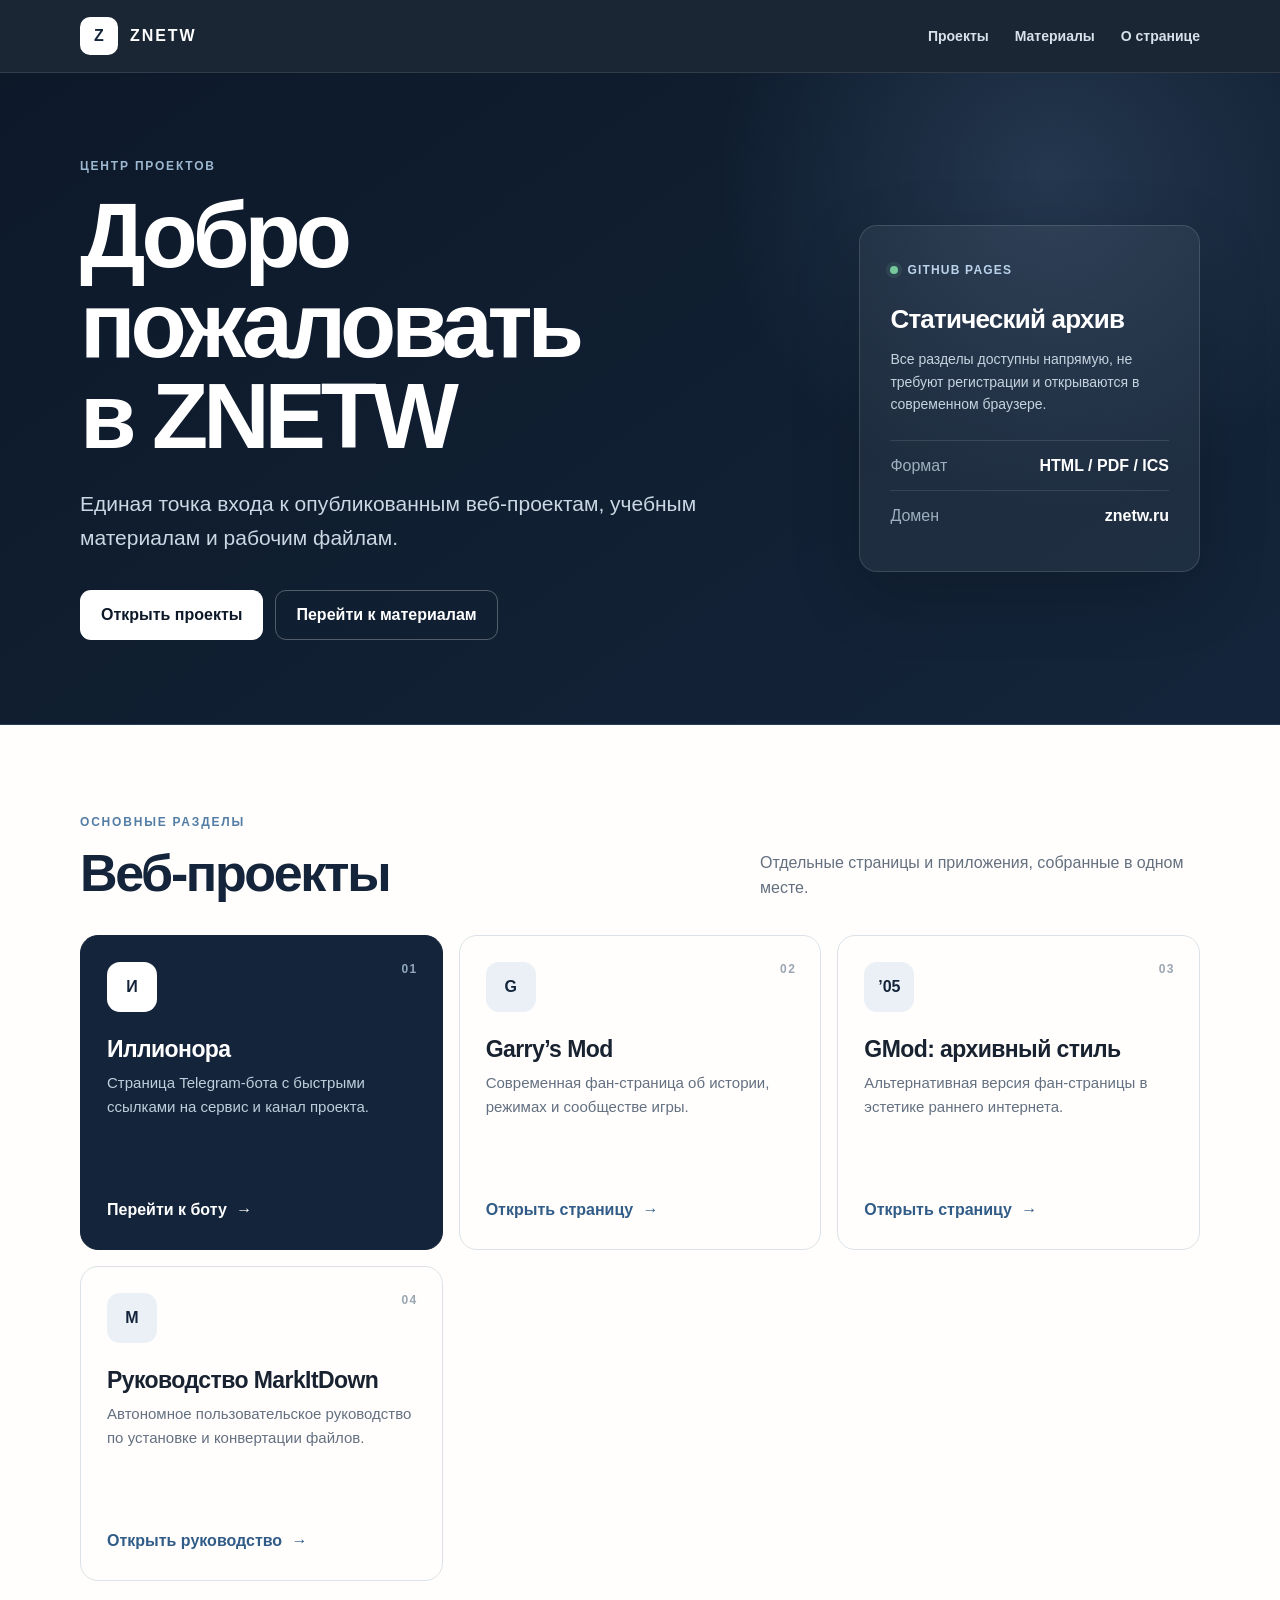
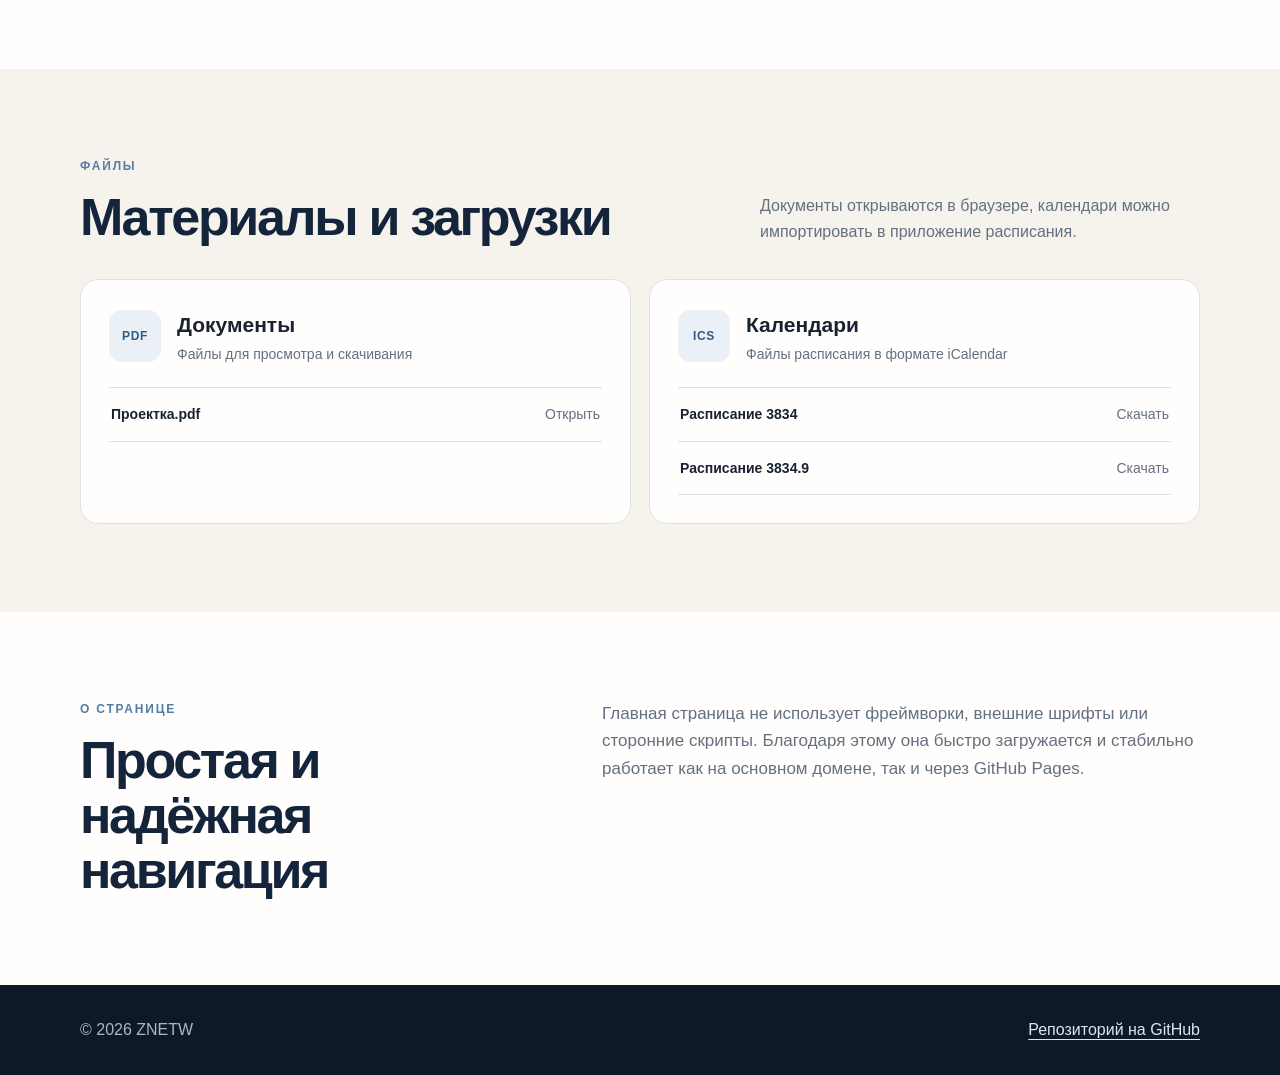
<file: index.html>
<!doctype html>
<html lang="ru">
<head>
  <meta charset="utf-8">
  <meta name="viewport" content="width=device-width, initial-scale=1">
  <meta name="description" content="ZNETW — единая точка входа к веб-проектам, учебным материалам и файлам.">
  <meta name="theme-color" content="#14243a">
  <title>ZNETW — проекты и материалы</title>
  <link rel="stylesheet" href="assets/site.css">
</head>
<body>
  <a class="skip-link" href="#content">Перейти к содержанию</a>

  <header class="site-header">
    <div class="container header-inner">
      <a class="brand" href="./" aria-label="ZNETW — главная">
        <span class="brand-mark" aria-hidden="true">Z</span>
        <span>ZNETW</span>
      </a>
      <nav class="main-nav" aria-label="Основная навигация">
        <a href="#projects">Проекты</a>
        <a href="#materials">Материалы</a>
        <a href="#about">О странице</a>
      </nav>
    </div>
  </header>

  <main id="content">
    <section class="hero">
      <div class="container hero-grid">
        <div>
          <p class="eyebrow">Центр проектов</p>
          <h1>Добро пожаловать<br>в ZNETW</h1>
          <p class="lead">Единая точка входа к опубликованным веб-проектам, учебным материалам и рабочим файлам.</p>
          <div class="hero-actions">
            <a class="button button-primary" href="#projects">Открыть проекты</a>
            <a class="button button-secondary" href="#materials">Перейти к материалам</a>
          </div>
        </div>
        <aside class="summary" aria-label="Краткая информация">
          <span class="status"><span aria-hidden="true"></span> GitHub Pages</span>
          <h2>Статический архив</h2>
          <p>Все разделы доступны напрямую, не требуют регистрации и открываются в современном браузере.</p>
          <dl>
            <div><dt>Формат</dt><dd>HTML / PDF / ICS</dd></div>
            <div><dt>Домен</dt><dd>znetw.ru</dd></div>
          </dl>
        </aside>
      </div>
    </section>

    <section class="section" id="projects">
      <div class="container">
        <div class="section-heading">
          <div>
            <p class="eyebrow">Основные разделы</p>
            <h2>Веб-проекты</h2>
          </div>
          <p>Отдельные страницы и приложения, собранные в одном месте.</p>
        </div>

        <div class="card-grid">
          <article class="card card-featured">
            <span class="card-index">01</span>
            <div class="card-icon" aria-hidden="true">И</div>
            <h3>Иллионора</h3>
            <p>Страница Telegram-бота с быстрыми ссылками на сервис и канал проекта.</p>
            <a class="card-link" href="illionora/">Перейти к боту <span aria-hidden="true">→</span></a>
          </article>

          <article class="card">
            <span class="card-index">02</span>
            <div class="card-icon" aria-hidden="true">G</div>
            <h3>Garry’s Mod</h3>
            <p>Современная фан-страница об истории, режимах и сообществе игры.</p>
            <a class="card-link" href="projects/gmod/">Открыть страницу <span aria-hidden="true">→</span></a>
          </article>

          <article class="card">
            <span class="card-index">03</span>
            <div class="card-icon" aria-hidden="true">’05</div>
            <h3>GMod: архивный стиль</h3>
            <p>Альтернативная версия фан-страницы в эстетике раннего интернета.</p>
            <a class="card-link" href="gmod_lamp.html">Открыть страницу <span aria-hidden="true">→</span></a>
          </article>

          <article class="card">
            <span class="card-index">04</span>
            <div class="card-icon" aria-hidden="true">M</div>
            <h3>Руководство MarkItDown</h3>
            <p>Автономное пользовательское руководство по установке и конвертации файлов.</p>
            <a class="card-link" href="guides/markitdown/">Открыть руководство <span aria-hidden="true">→</span></a>
          </article>
        </div>
      </div>
    </section>

    <section class="section section-muted" id="materials">
      <div class="container">
        <div class="section-heading">
          <div>
            <p class="eyebrow">Файлы</p>
            <h2>Материалы и загрузки</h2>
          </div>
          <p>Документы открываются в браузере, календари можно импортировать в приложение расписания.</p>
        </div>

        <div class="resource-grid">
          <article class="resource-block">
            <div class="resource-title">
              <span class="resource-icon" aria-hidden="true">PDF</span>
              <div><h3>Документы</h3><p>Файлы для просмотра и скачивания</p></div>
            </div>
            <ul class="resource-list">
              <li><a href="pdfiles/%D0%BF%D1%80%D0%BE%D0%B5%D0%BA%D1%82%D0%BA%D0%B0.pdf">Проектка.pdf <span>Открыть</span></a></li>
            </ul>
          </article>

          <article class="resource-block">
            <div class="resource-title">
              <span class="resource-icon" aria-hidden="true">ICS</span>
              <div><h3>Календари</h3><p>Файлы расписания в формате iCalendar</p></div>
            </div>
            <ul class="resource-list">
              <li><a href="calendar/raspisanie_3834.ics">Расписание 3834 <span>Скачать</span></a></li>
              <li><a href="calendar/raspisanie_3834_9.ics">Расписание 3834.9 <span>Скачать</span></a></li>
            </ul>
          </article>
        </div>
      </div>
    </section>

    <section class="section" id="about">
      <div class="container about">
        <div>
          <p class="eyebrow">О странице</p>
          <h2>Простая и надёжная навигация</h2>
        </div>
        <p>Главная страница не использует фреймворки, внешние шрифты или сторонние скрипты. Благодаря этому она быстро загружается и стабильно работает как на основном домене, так и через GitHub Pages.</p>
      </div>
    </section>
  </main>

  <footer class="site-footer">
    <div class="container footer-inner">
      <p>© 2026 ZNETW</p>
      <a href="https://github.com/islavdo/znetw.ru">Репозиторий на GitHub</a>
    </div>
  </footer>
</body>
</html>
</file>
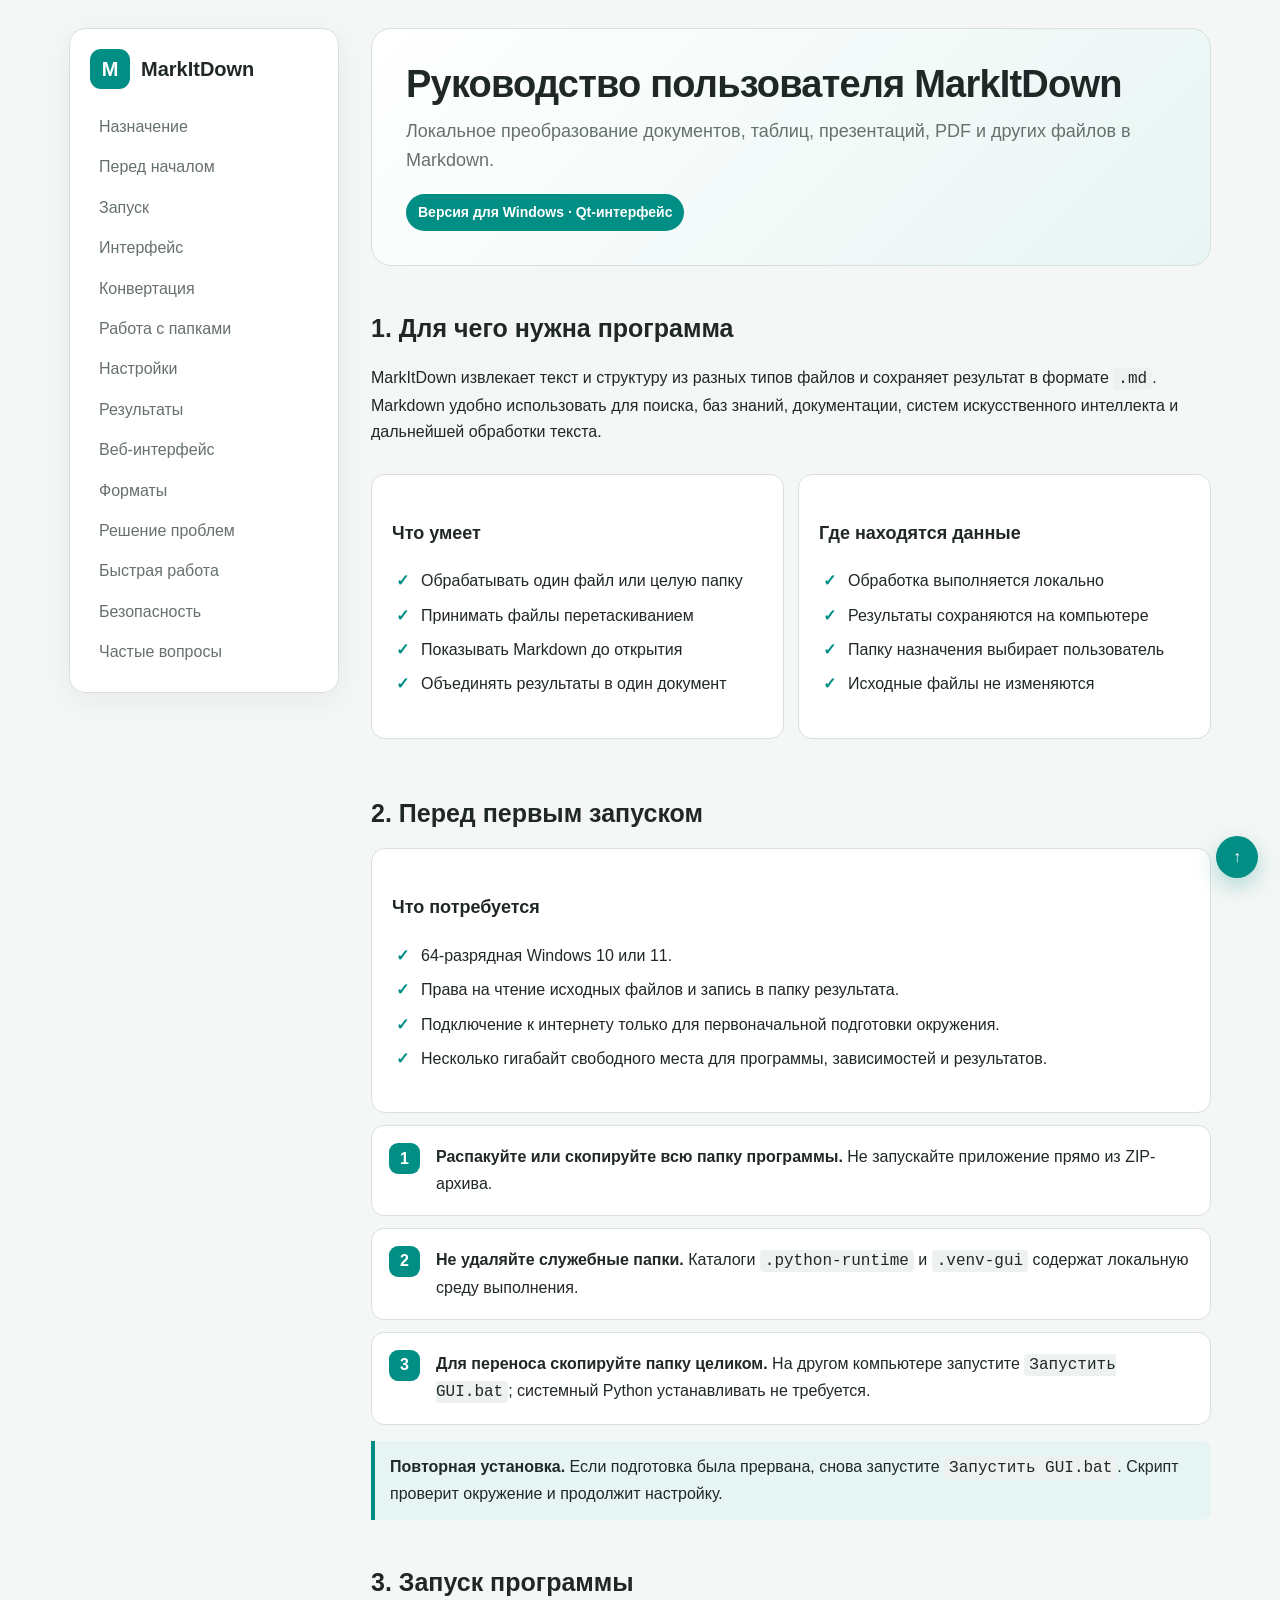
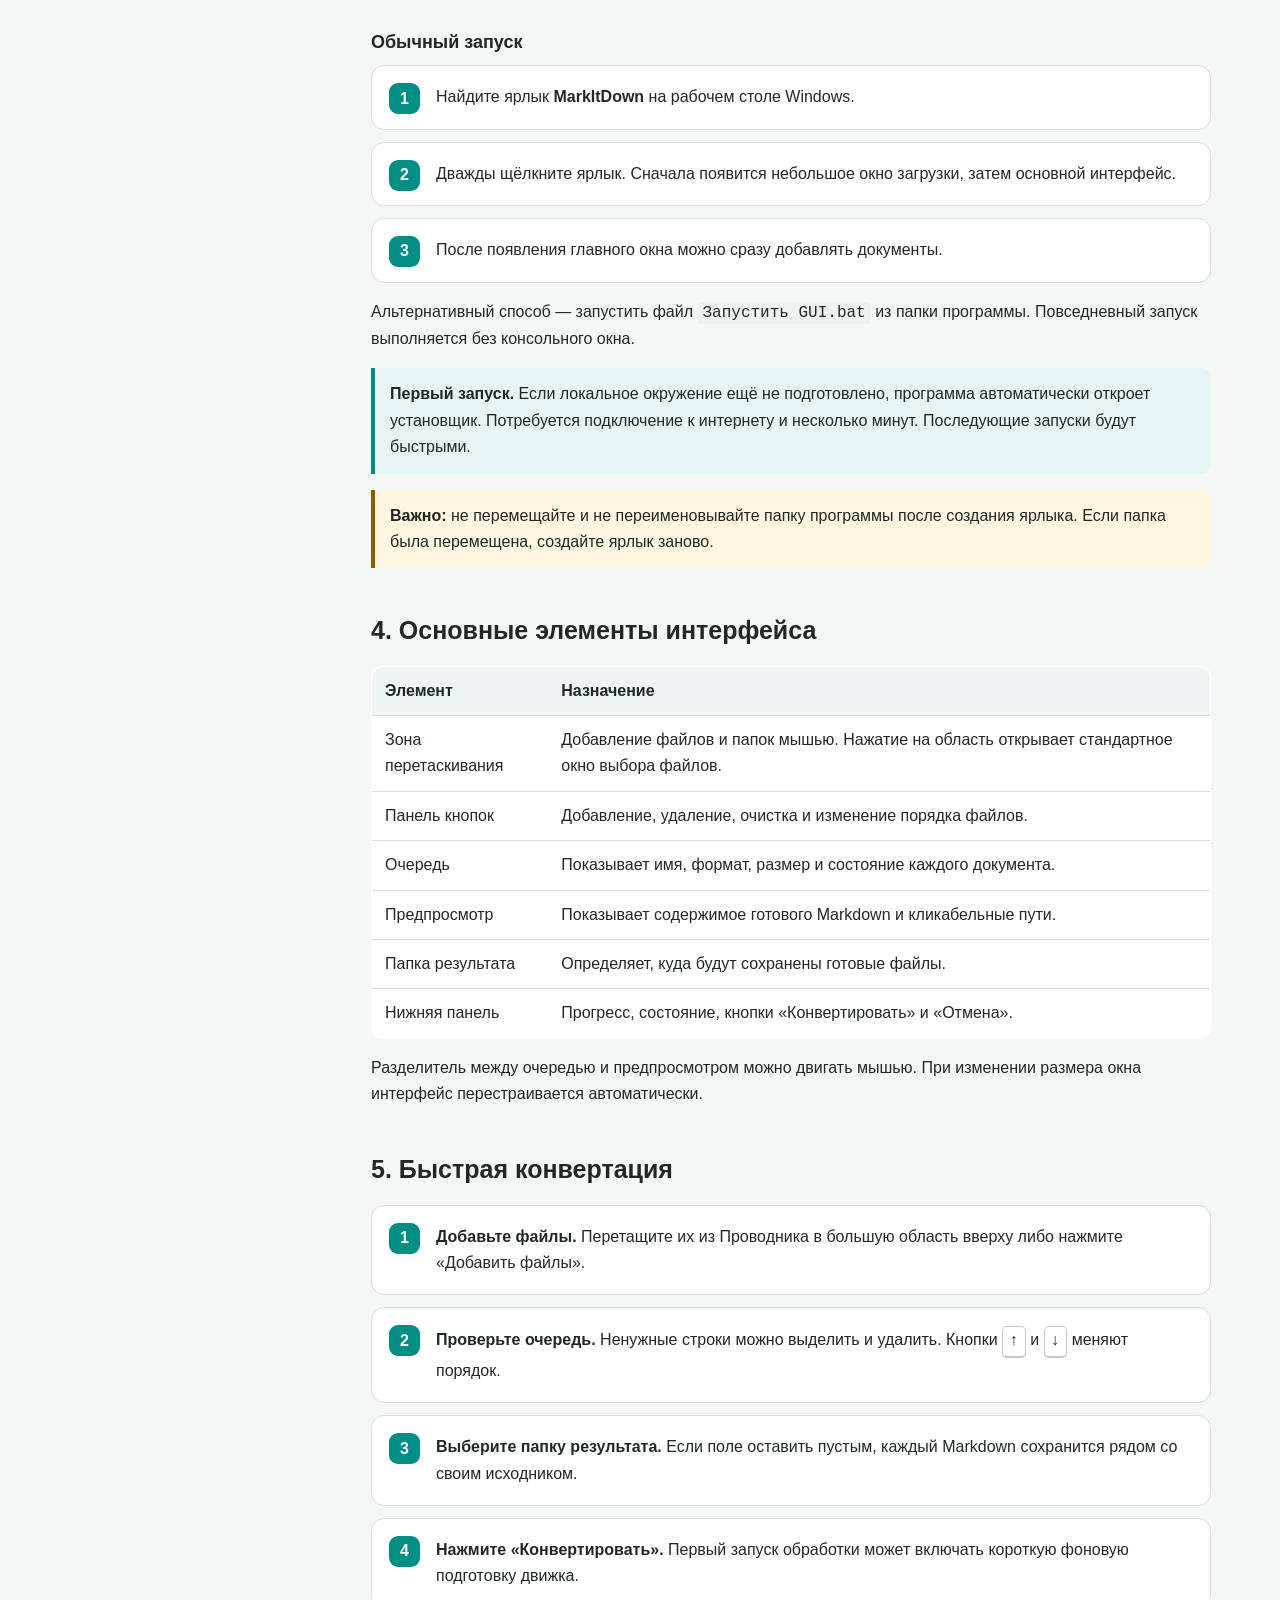
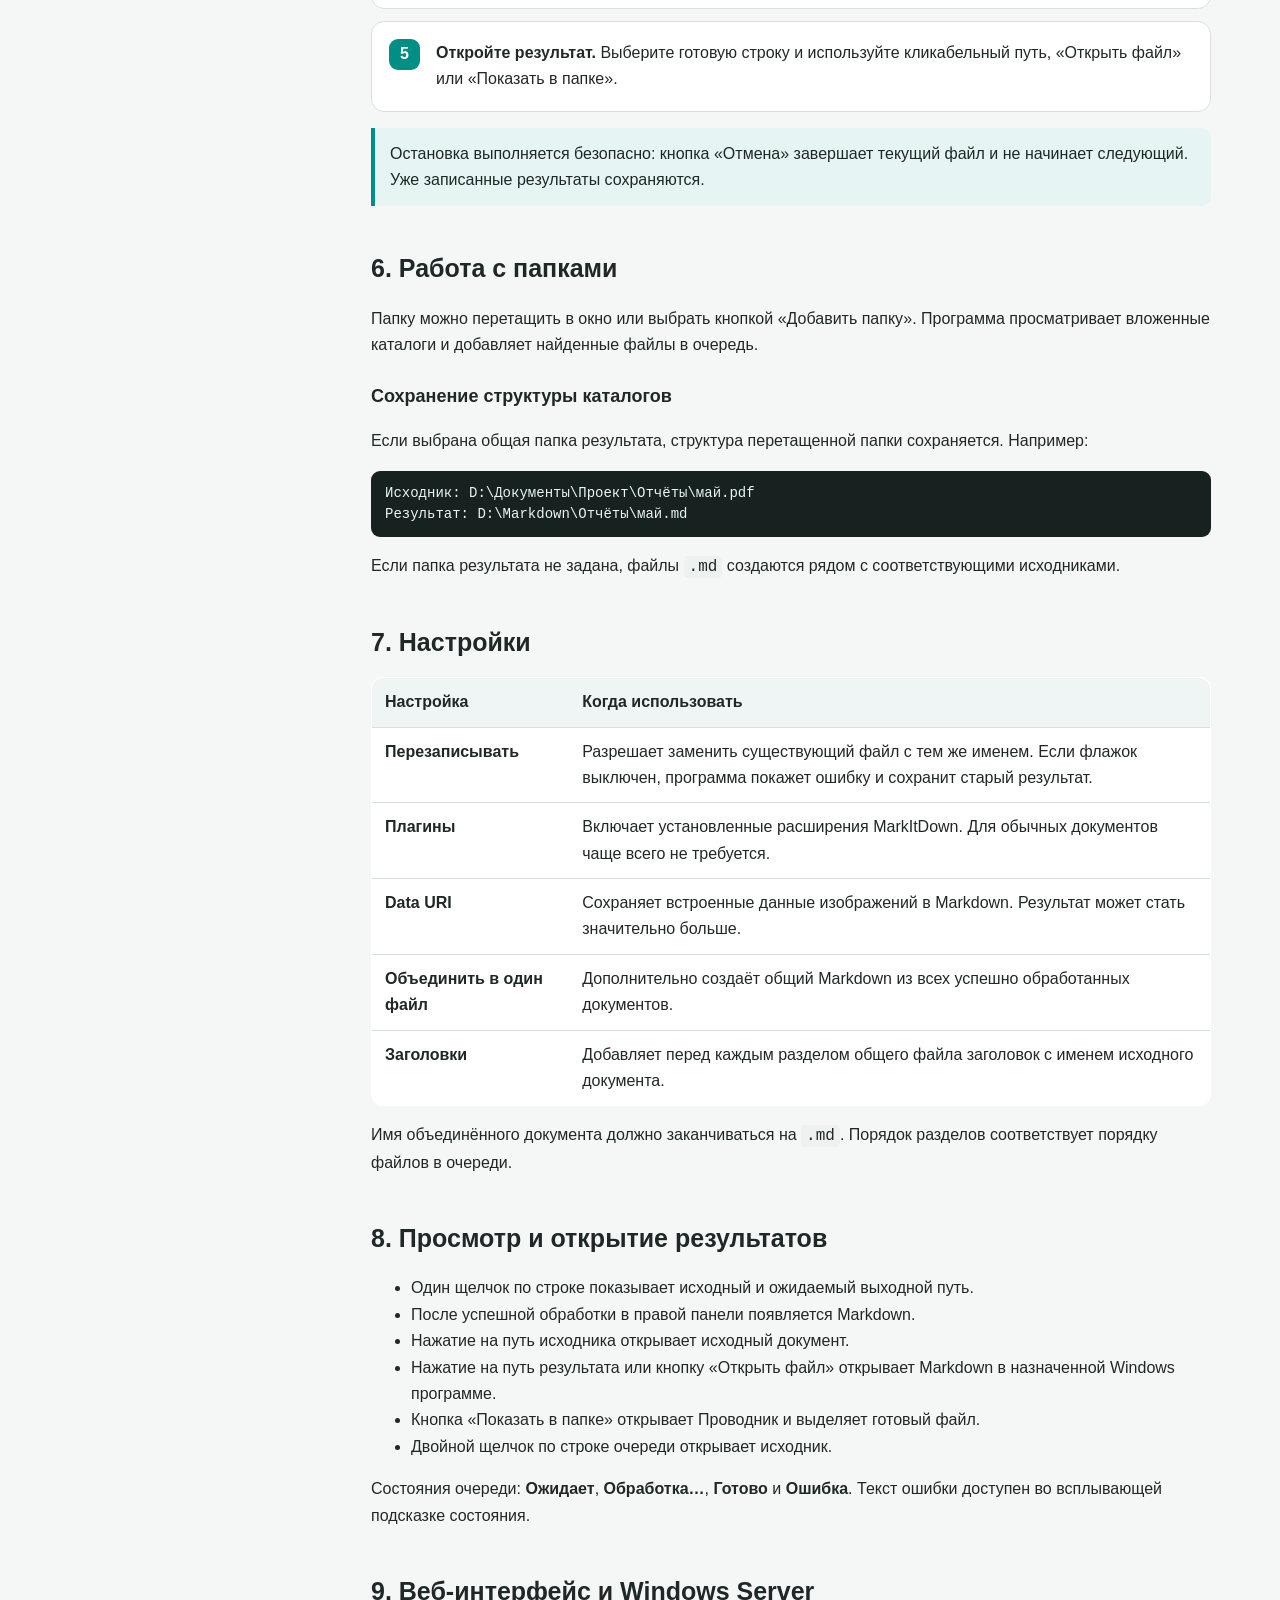
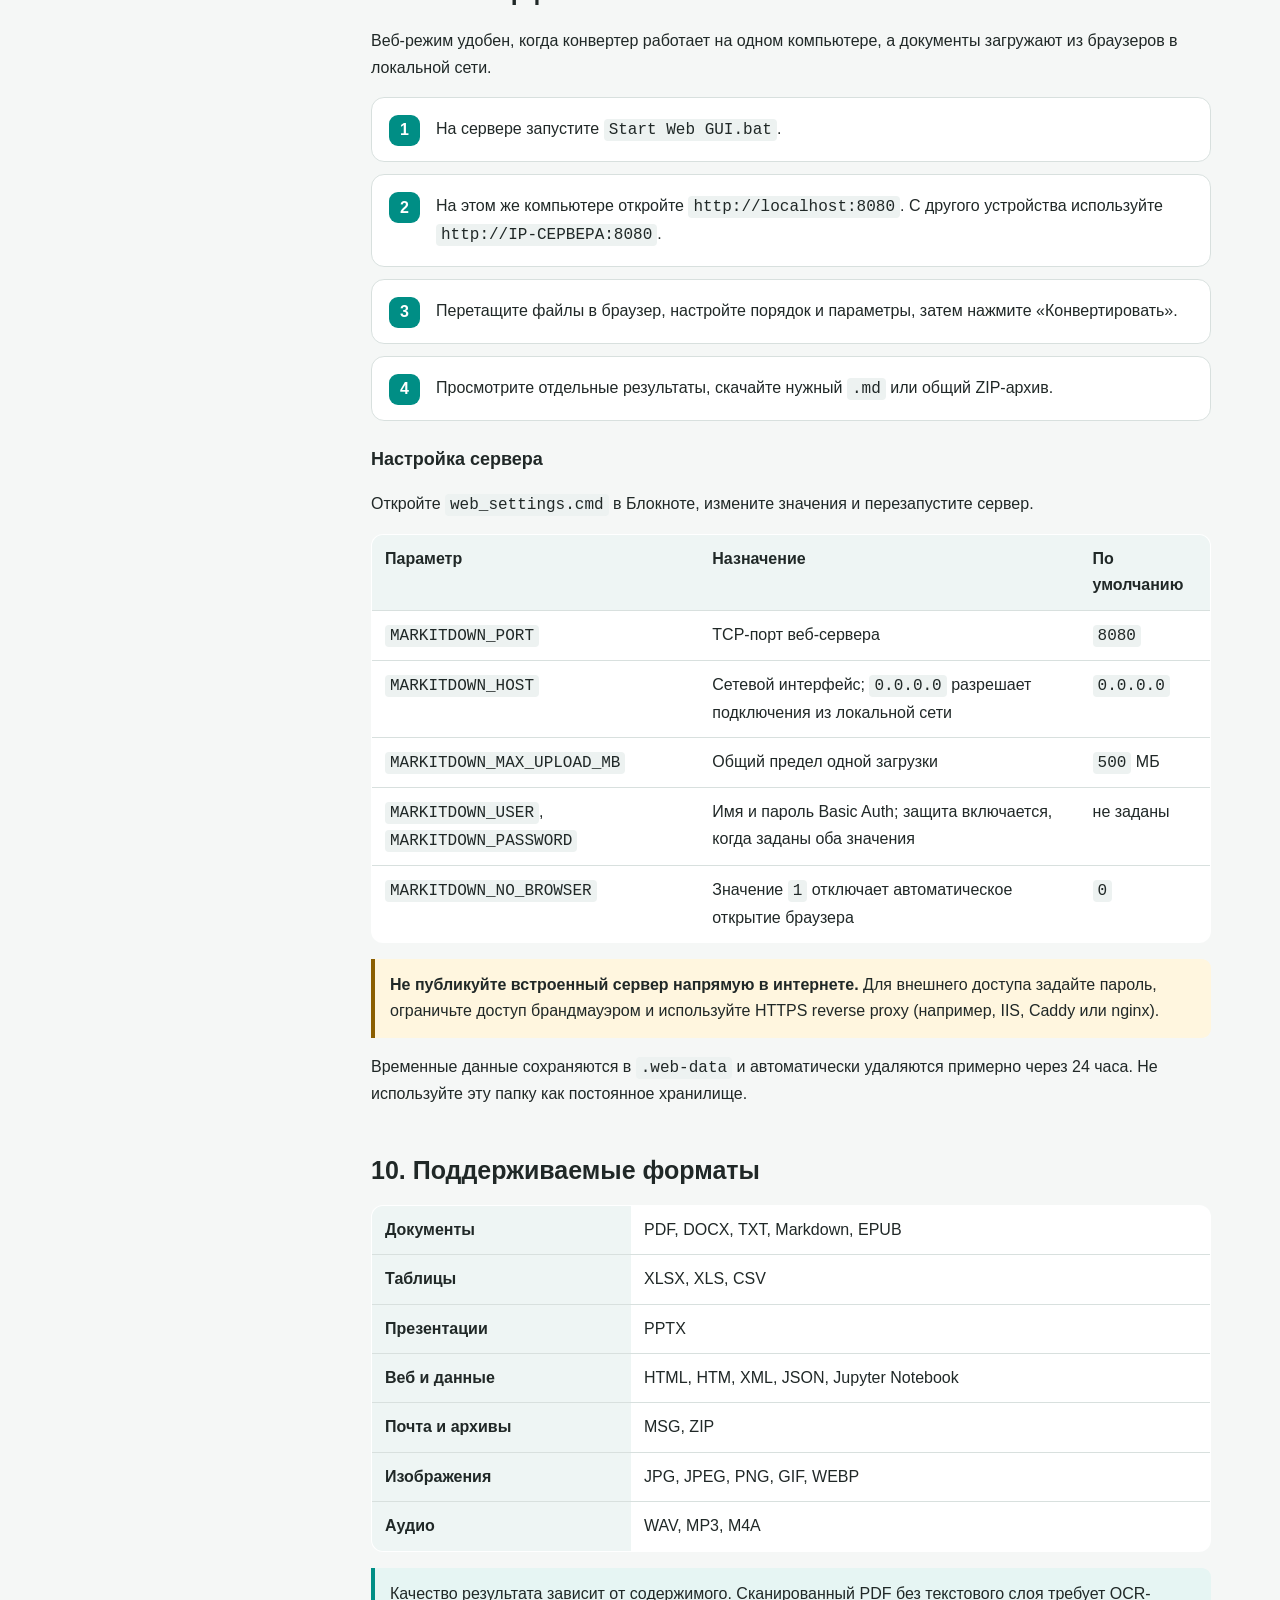
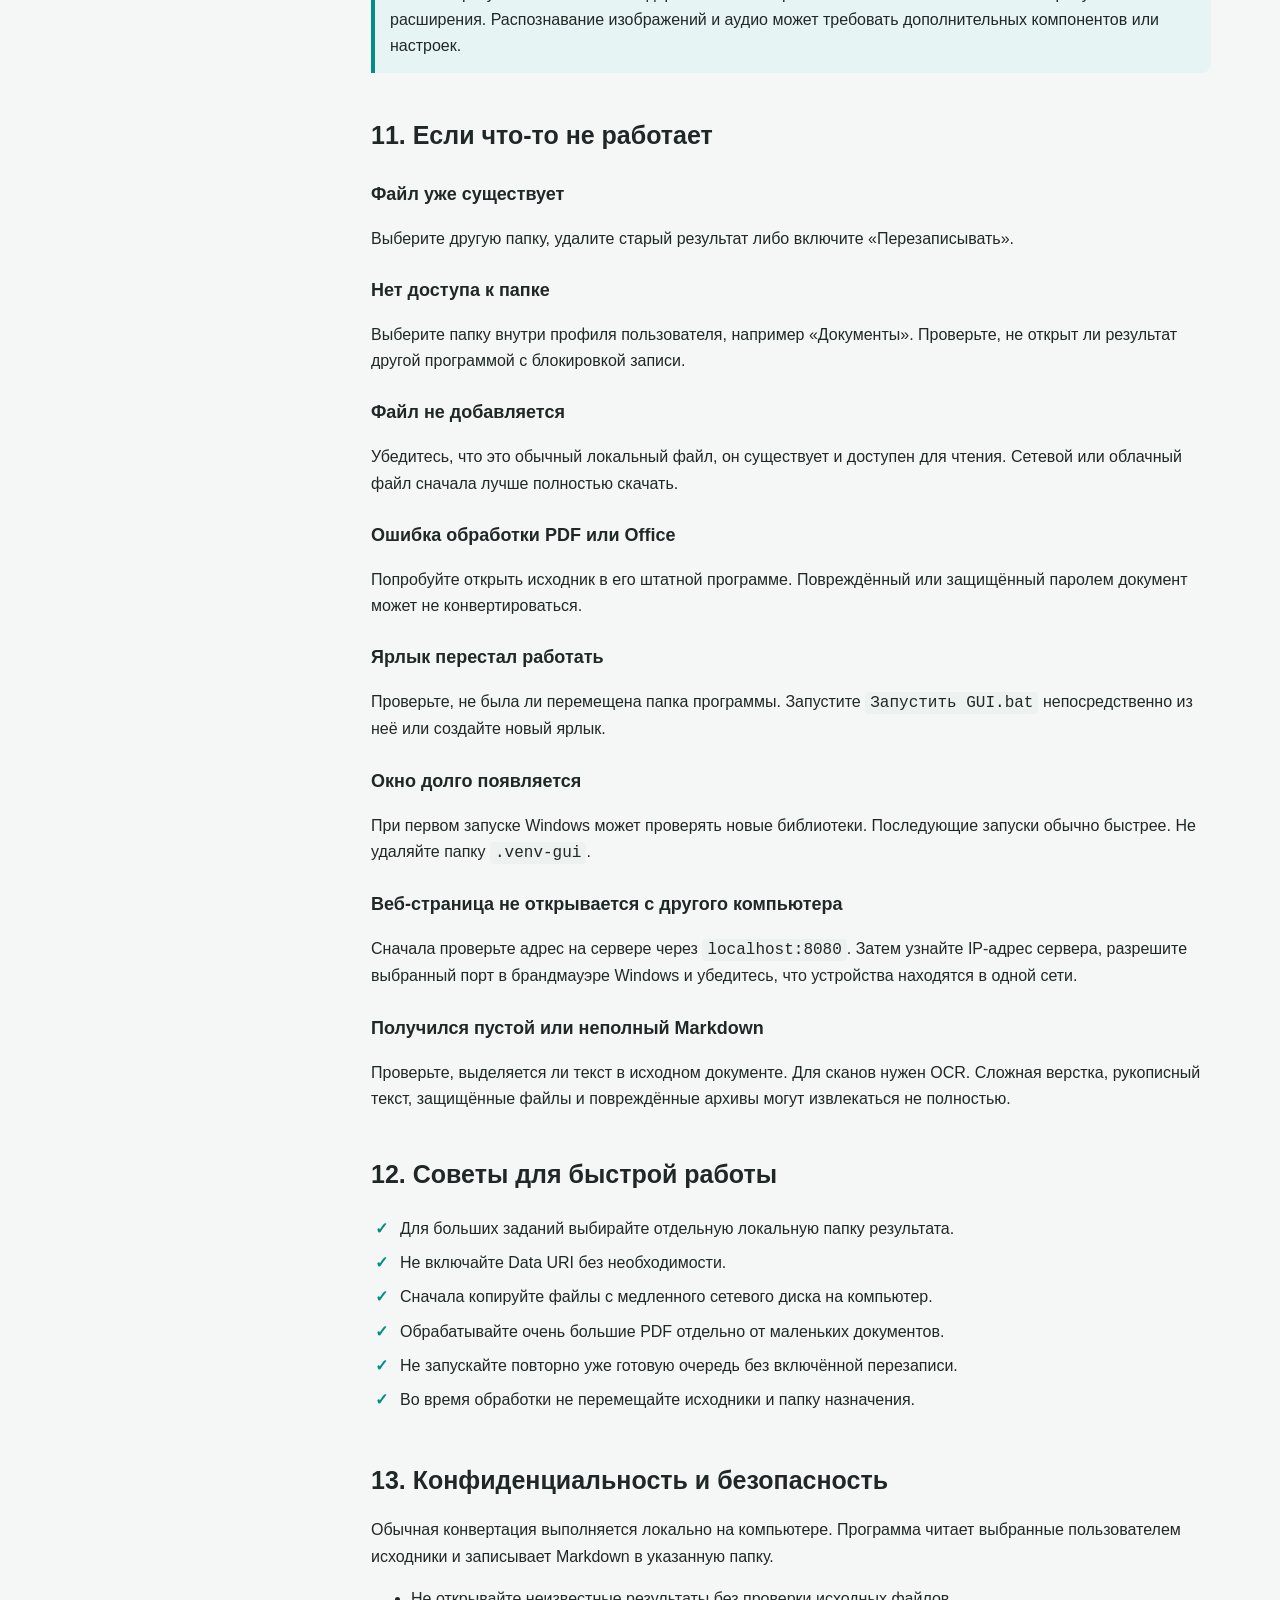
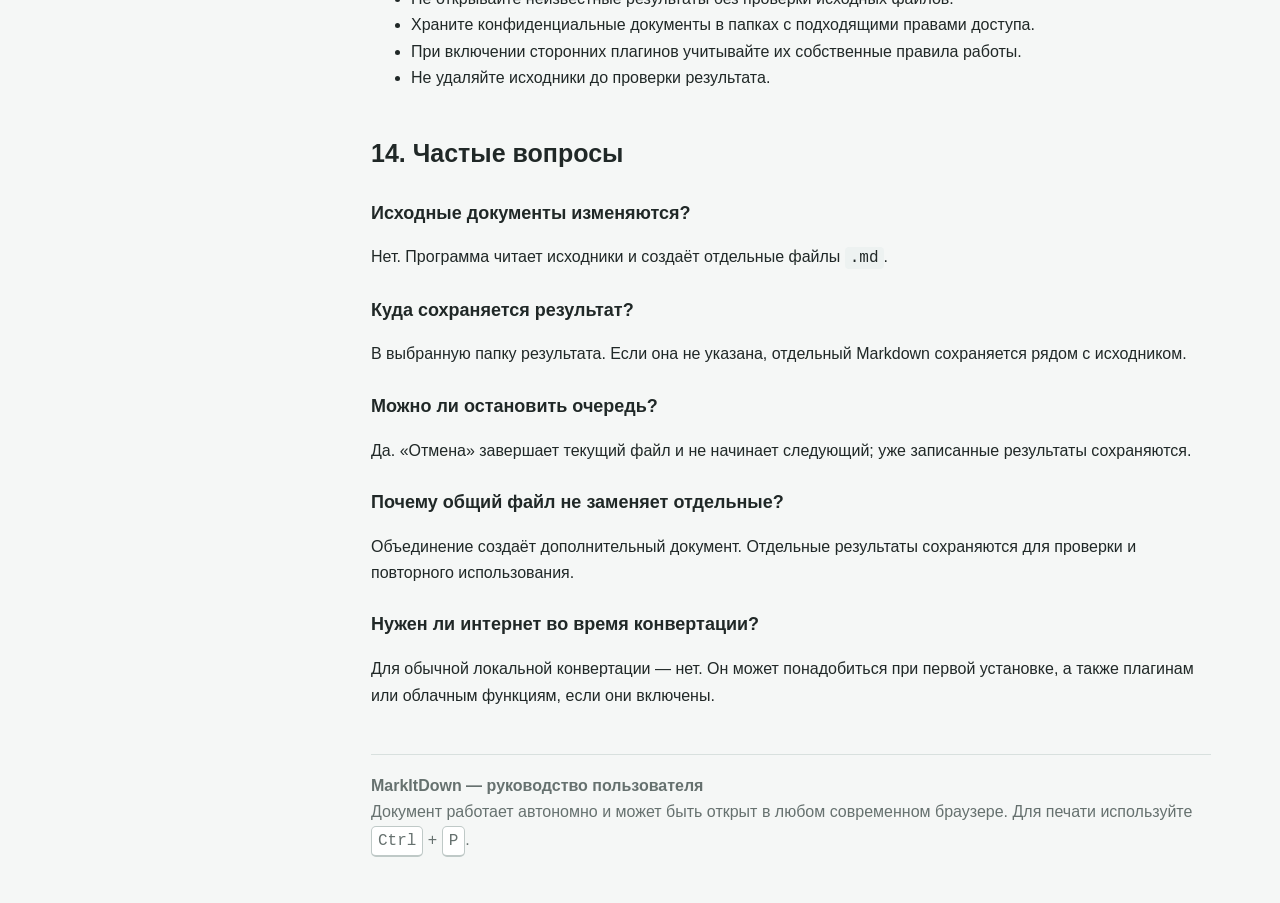
<file: bollard/index.html>
<!doctype html>
<html lang="ru">
<head>
  <meta charset="utf-8">
  <meta name="viewport" content="width=device-width, initial-scale=1">
  <meta name="description" content="Подробное руководство по установке и работе с настольным и веб-интерфейсом MarkItDown на Windows.">
  <meta name="color-scheme" content="light">
  <meta name="theme-color" content="#008e85">
  <title>MarkItDown — руководство пользователя</title>
  <style>
    :root{--accent:#008e85;--accent-dark:#00766f;--soft:#e6f5f3;--bg:#f5f7f6;--card:#fff;--text:#202827;--muted:#66716f;--line:#d8e0de;--warn:#8b5e00}
    *{box-sizing:border-box}html{scroll-behavior:smooth}body{margin:0;background:var(--bg);color:var(--text);font:16px/1.65 "Segoe UI",Arial,sans-serif}
    a{color:var(--accent-dark)}a:hover{color:var(--accent)}a:focus-visible,button:focus-visible{outline:3px solid #f2b84b;outline-offset:3px}.skip{position:absolute;left:-9999px;top:8px;background:#fff;padding:10px 14px;z-index:10}.skip:focus{left:8px}.layout{display:grid;grid-template-columns:270px minmax(0,850px);gap:32px;max-width:1190px;margin:auto;padding:28px 24px 70px}
    aside{position:sticky;top:20px;align-self:start;background:var(--card);border:1px solid var(--line);border-radius:16px;padding:20px;box-shadow:0 8px 28px rgba(32,40,39,.06)}
    .brand{display:flex;align-items:center;gap:11px;font-size:20px;font-weight:700;margin-bottom:18px}.logo{display:grid;place-items:center;width:40px;height:40px;border-radius:11px;background:var(--accent);color:#fff}
    nav a{display:block;padding:7px 9px;border-radius:7px;text-decoration:none;color:var(--muted)}nav a:hover{background:var(--soft);color:var(--accent-dark)}
    main{min-width:0}.hero{background:linear-gradient(135deg,#fff,#e8f5f3);border:1px solid var(--line);border-radius:20px;padding:34px;margin-bottom:22px}h1{font-size:38px;line-height:1.15;margin:0 0 10px;letter-spacing:-.8px}h2{font-size:25px;margin:42px 0 14px;scroll-margin-top:20px}h3{font-size:18px;margin:24px 0 8px}.lead{font-size:18px;color:var(--muted);margin:0}.pill{display:inline-block;margin-top:18px;padding:7px 12px;border-radius:999px;background:var(--accent);color:#fff;font-size:14px;font-weight:600}
    .card{background:var(--card);border:1px solid var(--line);border-radius:14px;padding:20px;margin:12px 0}.steps{counter-reset:step;display:grid;gap:12px}.step{position:relative;padding:18px 18px 18px 64px;background:#fff;border:1px solid var(--line);border-radius:13px}.step:before{counter-increment:step;content:counter(step);position:absolute;left:17px;top:17px;display:grid;place-items:center;width:31px;height:31px;border-radius:9px;background:var(--accent);color:#fff;font-weight:700}
    table{width:100%;border-collapse:collapse;background:#fff;border:1px solid var(--line);border-radius:12px;overflow:hidden}th,td{padding:11px 13px;text-align:left;border-bottom:1px solid var(--line);vertical-align:top}th{background:#eef5f4}tr:last-child td{border-bottom:0}code,kbd{font-family:"Cascadia Mono",Consolas,monospace}code{background:#edf2f1;padding:2px 5px;border-radius:4px}kbd{display:inline-block;background:#fff;border:1px solid #bfc9c7;border-bottom-width:2px;border-radius:5px;padding:1px 6px}
    .note,.warning{border-left:4px solid var(--accent);background:var(--soft);padding:13px 15px;border-radius:0 9px 9px 0;margin:16px 0}.warning{border-color:var(--warn);background:#fff6df}.check{list-style:none;padding:0}.check li{padding:4px 0 4px 29px;position:relative}.check li:before{content:"✓";position:absolute;left:4px;color:var(--accent);font-weight:800}.grid2{display:grid;grid-template-columns:1fr 1fr;gap:14px}.path{overflow-wrap:anywhere;background:#17211f;color:#e8f5f3;padding:12px 14px;border-radius:9px;font:14px/1.5 "Cascadia Mono",Consolas,monospace}.top{position:fixed;right:22px;bottom:22px;width:42px;height:42px;display:grid;place-items:center;background:var(--accent);color:#fff;text-decoration:none;border-radius:50%;box-shadow:0 8px 22px rgba(0,142,133,.3)}footer{color:var(--muted);border-top:1px solid var(--line);margin-top:45px;padding-top:18px}
    @media(max-width:850px){.layout{grid-template-columns:1fr;padding:16px}aside{position:static}nav{display:grid;grid-template-columns:1fr 1fr}.hero{padding:24px}h1{font-size:31px}.grid2{grid-template-columns:1fr}}
    @media print{body{background:#fff}.layout{display:block;max-width:none;padding:0}aside,.top{display:none}.hero,.card,.step{box-shadow:none;break-inside:avoid}h2{break-after:avoid}}
  </style>
</head>
<body id="top">
<a class="skip" href="#content">Перейти к содержанию</a>
<div class="layout">
  <aside>
    <div class="brand"><span class="logo">M</span><span>MarkItDown</span></div>
    <nav aria-label="Содержание">
      <a href="#purpose">Назначение</a><a href="#before-start">Перед началом</a><a href="#start">Запуск</a><a href="#interface">Интерфейс</a>
      <a href="#convert">Конвертация</a><a href="#folders">Работа с папками</a><a href="#settings">Настройки</a>
      <a href="#results">Результаты</a><a href="#web">Веб-интерфейс</a><a href="#formats">Форматы</a><a href="#errors">Решение проблем</a>
      <a href="#performance">Быстрая работа</a><a href="#privacy">Безопасность</a><a href="#faq">Частые вопросы</a>
    </nav>
  </aside>

  <main id="content">
    <header class="hero">
      <h1>Руководство пользователя MarkItDown</h1>
      <p class="lead">Локальное преобразование документов, таблиц, презентаций, PDF и других файлов в Markdown.</p>
      <span class="pill">Версия для Windows · Qt-интерфейс</span>
    </header>

    <section id="purpose">
      <h2>1. Для чего нужна программа</h2>
      <p>MarkItDown извлекает текст и структуру из разных типов файлов и сохраняет результат в формате <code>.md</code>. Markdown удобно использовать для поиска, баз знаний, документации, систем искусственного интеллекта и дальнейшей обработки текста.</p>
      <div class="grid2">
        <div class="card"><h3>Что умеет</h3><ul class="check"><li>Обрабатывать один файл или целую папку</li><li>Принимать файлы перетаскиванием</li><li>Показывать Markdown до открытия</li><li>Объединять результаты в один документ</li></ul></div>
        <div class="card"><h3>Где находятся данные</h3><ul class="check"><li>Обработка выполняется локально</li><li>Результаты сохраняются на компьютере</li><li>Папку назначения выбирает пользователь</li><li>Исходные файлы не изменяются</li></ul></div>
      </div>
    </section>

    <section id="before-start">
      <h2>2. Перед первым запуском</h2>
      <div class="card">
        <h3>Что потребуется</h3>
        <ul class="check">
          <li>64-разрядная Windows 10 или 11.</li>
          <li>Права на чтение исходных файлов и запись в папку результата.</li>
          <li>Подключение к интернету только для первоначальной подготовки окружения.</li>
          <li>Несколько гигабайт свободного места для программы, зависимостей и результатов.</li>
        </ul>
      </div>
      <div class="steps">
        <div class="step"><strong>Распакуйте или скопируйте всю папку программы.</strong> Не запускайте приложение прямо из ZIP-архива.</div>
        <div class="step"><strong>Не удаляйте служебные папки.</strong> Каталоги <code>.python-runtime</code> и <code>.venv-gui</code> содержат локальную среду выполнения.</div>
        <div class="step"><strong>Для переноса скопируйте папку целиком.</strong> На другом компьютере запустите <code>Запустить GUI.bat</code>; системный Python устанавливать не требуется.</div>
      </div>
      <div class="note"><strong>Повторная установка.</strong> Если подготовка была прервана, снова запустите <code>Запустить GUI.bat</code>. Скрипт проверит окружение и продолжит настройку.</div>
    </section>

    <section id="start">
      <h2>3. Запуск программы</h2>
      <h3>Обычный запуск</h3>
      <div class="steps">
        <div class="step">Найдите ярлык <strong>MarkItDown</strong> на рабочем столе Windows.</div>
        <div class="step">Дважды щёлкните ярлык. Сначала появится небольшое окно загрузки, затем основной интерфейс.</div>
        <div class="step">После появления главного окна можно сразу добавлять документы.</div>
      </div>
      <p>Альтернативный способ — запустить файл <code>Запустить GUI.bat</code> из папки программы. Повседневный запуск выполняется без консольного окна.</p>
      <div class="note"><strong>Первый запуск.</strong> Если локальное окружение ещё не подготовлено, программа автоматически откроет установщик. Потребуется подключение к интернету и несколько минут. Последующие запуски будут быстрыми.</div>
      <div class="warning"><strong>Важно:</strong> не перемещайте и не переименовывайте папку программы после создания ярлыка. Если папка была перемещена, создайте ярлык заново.</div>
    </section>

    <section id="interface">
      <h2>4. Основные элементы интерфейса</h2>
      <table>
        <thead><tr><th>Элемент</th><th>Назначение</th></tr></thead>
        <tbody>
          <tr><td>Зона перетаскивания</td><td>Добавление файлов и папок мышью. Нажатие на область открывает стандартное окно выбора файлов.</td></tr>
          <tr><td>Панель кнопок</td><td>Добавление, удаление, очистка и изменение порядка файлов.</td></tr>
          <tr><td>Очередь</td><td>Показывает имя, формат, размер и состояние каждого документа.</td></tr>
          <tr><td>Предпросмотр</td><td>Показывает содержимое готового Markdown и кликабельные пути.</td></tr>
          <tr><td>Папка результата</td><td>Определяет, куда будут сохранены готовые файлы.</td></tr>
          <tr><td>Нижняя панель</td><td>Прогресс, состояние, кнопки «Конвертировать» и «Отмена».</td></tr>
        </tbody>
      </table>
      <p>Разделитель между очередью и предпросмотром можно двигать мышью. При изменении размера окна интерфейс перестраивается автоматически.</p>
    </section>

    <section id="convert">
      <h2>5. Быстрая конвертация</h2>
      <div class="steps">
        <div class="step"><strong>Добавьте файлы.</strong> Перетащите их из Проводника в большую область вверху либо нажмите «Добавить файлы».</div>
        <div class="step"><strong>Проверьте очередь.</strong> Ненужные строки можно выделить и удалить. Кнопки <kbd>↑</kbd> и <kbd>↓</kbd> меняют порядок.</div>
        <div class="step"><strong>Выберите папку результата.</strong> Если поле оставить пустым, каждый Markdown сохранится рядом со своим исходником.</div>
        <div class="step"><strong>Нажмите «Конвертировать».</strong> Первый запуск обработки может включать короткую фоновую подготовку движка.</div>
        <div class="step"><strong>Откройте результат.</strong> Выберите готовую строку и используйте кликабельный путь, «Открыть файл» или «Показать в папке».</div>
      </div>
      <div class="note">Остановка выполняется безопасно: кнопка «Отмена» завершает текущий файл и не начинает следующий. Уже записанные результаты сохраняются.</div>
    </section>

    <section id="folders">
      <h2>6. Работа с папками</h2>
      <p>Папку можно перетащить в окно или выбрать кнопкой «Добавить папку». Программа просматривает вложенные каталоги и добавляет найденные файлы в очередь.</p>
      <h3>Сохранение структуры каталогов</h3>
      <p>Если выбрана общая папка результата, структура перетащенной папки сохраняется. Например:</p>
      <div class="path">Исходник: D:\Документы\Проект\Отчёты\май.pdf<br>Результат: D:\Markdown\Отчёты\май.md</div>
      <p>Если папка результата не задана, файлы <code>.md</code> создаются рядом с соответствующими исходниками.</p>
    </section>

    <section id="settings">
      <h2>7. Настройки</h2>
      <table>
        <thead><tr><th>Настройка</th><th>Когда использовать</th></tr></thead>
        <tbody>
          <tr><td><strong>Перезаписывать</strong></td><td>Разрешает заменить существующий файл с тем же именем. Если флажок выключен, программа покажет ошибку и сохранит старый результат.</td></tr>
          <tr><td><strong>Плагины</strong></td><td>Включает установленные расширения MarkItDown. Для обычных документов чаще всего не требуется.</td></tr>
          <tr><td><strong>Data URI</strong></td><td>Сохраняет встроенные данные изображений в Markdown. Результат может стать значительно больше.</td></tr>
          <tr><td><strong>Объединить в один файл</strong></td><td>Дополнительно создаёт общий Markdown из всех успешно обработанных документов.</td></tr>
          <tr><td><strong>Заголовки</strong></td><td>Добавляет перед каждым разделом общего файла заголовок с именем исходного документа.</td></tr>
        </tbody>
      </table>
      <p>Имя объединённого документа должно заканчиваться на <code>.md</code>. Порядок разделов соответствует порядку файлов в очереди.</p>
    </section>

    <section id="results">
      <h2>8. Просмотр и открытие результатов</h2>
      <ul>
        <li>Один щелчок по строке показывает исходный и ожидаемый выходной путь.</li>
        <li>После успешной обработки в правой панели появляется Markdown.</li>
        <li>Нажатие на путь исходника открывает исходный документ.</li>
        <li>Нажатие на путь результата или кнопку «Открыть файл» открывает Markdown в назначенной Windows программе.</li>
        <li>Кнопка «Показать в папке» открывает Проводник и выделяет готовый файл.</li>
        <li>Двойной щелчок по строке очереди открывает исходник.</li>
      </ul>
      <p>Состояния очереди: <strong>Ожидает</strong>, <strong>Обработка…</strong>, <strong>Готово</strong> и <strong>Ошибка</strong>. Текст ошибки доступен во всплывающей подсказке состояния.</p>
    </section>

    <section id="web">
      <h2>9. Веб-интерфейс и Windows Server</h2>
      <p>Веб-режим удобен, когда конвертер работает на одном компьютере, а документы загружают из браузеров в локальной сети.</p>
      <div class="steps">
        <div class="step">На сервере запустите <code>Start Web GUI.bat</code>.</div>
        <div class="step">На этом же компьютере откройте <code>http://localhost:8080</code>. С другого устройства используйте <code>http://IP-СЕРВЕРА:8080</code>.</div>
        <div class="step">Перетащите файлы в браузер, настройте порядок и параметры, затем нажмите «Конвертировать».</div>
        <div class="step">Просмотрите отдельные результаты, скачайте нужный <code>.md</code> или общий ZIP-архив.</div>
      </div>
      <h3>Настройка сервера</h3>
      <p>Откройте <code>web_settings.cmd</code> в Блокноте, измените значения и перезапустите сервер.</p>
      <table>
        <thead><tr><th>Параметр</th><th>Назначение</th><th>По умолчанию</th></tr></thead>
        <tbody>
          <tr><td><code>MARKITDOWN_PORT</code></td><td>TCP-порт веб-сервера</td><td><code>8080</code></td></tr>
          <tr><td><code>MARKITDOWN_HOST</code></td><td>Сетевой интерфейс; <code>0.0.0.0</code> разрешает подключения из локальной сети</td><td><code>0.0.0.0</code></td></tr>
          <tr><td><code>MARKITDOWN_MAX_UPLOAD_MB</code></td><td>Общий предел одной загрузки</td><td><code>500</code> МБ</td></tr>
          <tr><td><code>MARKITDOWN_USER</code>, <code>MARKITDOWN_PASSWORD</code></td><td>Имя и пароль Basic Auth; защита включается, когда заданы оба значения</td><td>не заданы</td></tr>
          <tr><td><code>MARKITDOWN_NO_BROWSER</code></td><td>Значение <code>1</code> отключает автоматическое открытие браузера</td><td><code>0</code></td></tr>
        </tbody>
      </table>
      <div class="warning"><strong>Не публикуйте встроенный сервер напрямую в интернете.</strong> Для внешнего доступа задайте пароль, ограничьте доступ брандмауэром и используйте HTTPS reverse proxy (например, IIS, Caddy или nginx).</div>
      <p>Временные данные сохраняются в <code>.web-data</code> и автоматически удаляются примерно через 24 часа. Не используйте эту папку как постоянное хранилище.</p>
    </section>

    <section id="formats">
      <h2>10. Поддерживаемые форматы</h2>
      <table>
        <tbody>
          <tr><th>Документы</th><td>PDF, DOCX, TXT, Markdown, EPUB</td></tr>
          <tr><th>Таблицы</th><td>XLSX, XLS, CSV</td></tr>
          <tr><th>Презентации</th><td>PPTX</td></tr>
          <tr><th>Веб и данные</th><td>HTML, HTM, XML, JSON, Jupyter Notebook</td></tr>
          <tr><th>Почта и архивы</th><td>MSG, ZIP</td></tr>
          <tr><th>Изображения</th><td>JPG, JPEG, PNG, GIF, WEBP</td></tr>
          <tr><th>Аудио</th><td>WAV, MP3, M4A</td></tr>
        </tbody>
      </table>
      <div class="note">Качество результата зависит от содержимого. Сканированный PDF без текстового слоя требует OCR-расширения. Распознавание изображений и аудио может требовать дополнительных компонентов или настроек.</div>
    </section>

    <section id="errors">
      <h2>11. Если что-то не работает</h2>
      <h3>Файл уже существует</h3><p>Выберите другую папку, удалите старый результат либо включите «Перезаписывать».</p>
      <h3>Нет доступа к папке</h3><p>Выберите папку внутри профиля пользователя, например «Документы». Проверьте, не открыт ли результат другой программой с блокировкой записи.</p>
      <h3>Файл не добавляется</h3><p>Убедитесь, что это обычный локальный файл, он существует и доступен для чтения. Сетевой или облачный файл сначала лучше полностью скачать.</p>
      <h3>Ошибка обработки PDF или Office</h3><p>Попробуйте открыть исходник в его штатной программе. Повреждённый или защищённый паролем документ может не конвертироваться.</p>
      <h3>Ярлык перестал работать</h3><p>Проверьте, не была ли перемещена папка программы. Запустите <code>Запустить GUI.bat</code> непосредственно из неё или создайте новый ярлык.</p>
      <h3>Окно долго появляется</h3><p>При первом запуске Windows может проверять новые библиотеки. Последующие запуски обычно быстрее. Не удаляйте папку <code>.venv-gui</code>.</p>
      <h3>Веб-страница не открывается с другого компьютера</h3><p>Сначала проверьте адрес на сервере через <code>localhost:8080</code>. Затем узнайте IP-адрес сервера, разрешите выбранный порт в брандмауэре Windows и убедитесь, что устройства находятся в одной сети.</p>
      <h3>Получился пустой или неполный Markdown</h3><p>Проверьте, выделяется ли текст в исходном документе. Для сканов нужен OCR. Сложная верстка, рукописный текст, защищённые файлы и повреждённые архивы могут извлекаться не полностью.</p>
    </section>

    <section id="performance">
      <h2>12. Советы для быстрой работы</h2>
      <ul class="check">
        <li>Для больших заданий выбирайте отдельную локальную папку результата.</li>
        <li>Не включайте Data URI без необходимости.</li>
        <li>Сначала копируйте файлы с медленного сетевого диска на компьютер.</li>
        <li>Обрабатывайте очень большие PDF отдельно от маленьких документов.</li>
        <li>Не запускайте повторно уже готовую очередь без включённой перезаписи.</li>
        <li>Во время обработки не перемещайте исходники и папку назначения.</li>
      </ul>
    </section>

    <section id="privacy">
      <h2>13. Конфиденциальность и безопасность</h2>
      <p>Обычная конвертация выполняется локально на компьютере. Программа читает выбранные пользователем исходники и записывает Markdown в указанную папку.</p>
      <ul>
        <li>Не открывайте неизвестные результаты без проверки исходных файлов.</li>
        <li>Храните конфиденциальные документы в папках с подходящими правами доступа.</li>
        <li>При включении сторонних плагинов учитывайте их собственные правила работы.</li>
        <li>Не удаляйте исходники до проверки результата.</li>
      </ul>
    </section>

    <section id="faq">
      <h2>14. Частые вопросы</h2>
      <h3>Исходные документы изменяются?</h3><p>Нет. Программа читает исходники и создаёт отдельные файлы <code>.md</code>.</p>
      <h3>Куда сохраняется результат?</h3><p>В выбранную папку результата. Если она не указана, отдельный Markdown сохраняется рядом с исходником.</p>
      <h3>Можно ли остановить очередь?</h3><p>Да. «Отмена» завершает текущий файл и не начинает следующий; уже записанные результаты сохраняются.</p>
      <h3>Почему общий файл не заменяет отдельные?</h3><p>Объединение создаёт дополнительный документ. Отдельные результаты сохраняются для проверки и повторного использования.</p>
      <h3>Нужен ли интернет во время конвертации?</h3><p>Для обычной локальной конвертации — нет. Он может понадобиться при первой установке, а также плагинам или облачным функциям, если они включены.</p>
    </section>

    <footer>
      <strong>MarkItDown — руководство пользователя</strong><br>
      Документ работает автономно и может быть открыт в любом современном браузере. Для печати используйте <kbd>Ctrl</kbd> + <kbd>P</kbd>.
    </footer>
  </main>
</div>
<a class="top" href="#top" title="Наверх" aria-label="Наверх">↑</a>
</body>
</html>
</file>
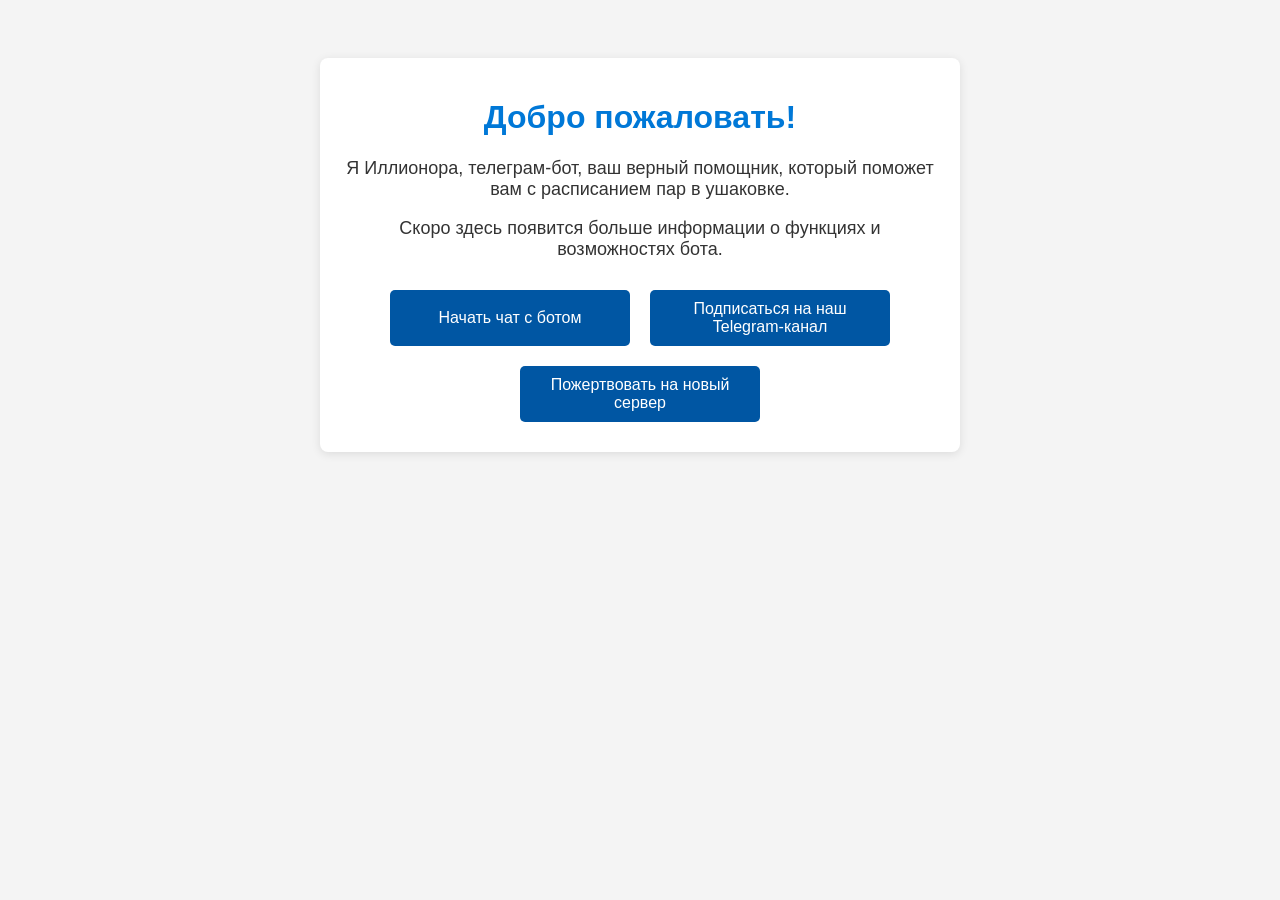
<file: illionora/index.html>
<!DOCTYPE html>
<html lang="ru">
<head>
    <meta charset="UTF-8">
    <meta name="viewport" content="width=device-width, initial-scale=1.0">
    <title>Illionora - Телеграм Бот</title>
    <style>
        body {
            font-family: Arial, sans-serif;
            background-color: #f4f4f4;
            color: #333;
            text-align: center;
            padding: 50px;
        }
        .container {
            background-color: white;
            border-radius: 8px;
            box-shadow: 0 2px 10px rgba(0, 0, 0, 0.1);
            padding: 20px;
            max-width: 600px;
            margin: auto;
        }
        h1 {
            color: #0078D7;
        }
        p {
            font-size: 18px;
        }
        .button-container {
            display: flex;
            flex-wrap: wrap;
            justify-content: center;
            margin-top: 20px;
        }
        a {
            margin: 10px;
            padding: 10px 20px;
            background-color: #0056a3; /* Более насыщенный синий цвет */
            color: white;
            text-decoration: none;
            border-radius: 5px;
            flex: 1 1 auto; /* Позволяет кнопкам занимать равное пространство */
            max-width: 200px; /* Ограничение ширины кнопок */
            text-align: center; /* Центрирование текста */
            display: flex; /* Используем flexbox для кнопок */
            justify-content: center; /* Центрирование по горизонтали */
            align-items: center; /* Центрирование по вертикали */
        }
        a:hover {
            background-color: #004494; /* Темнее при наведении */
        }
        @media (max-width: 600px) {
            .button-container {
                flex-direction: column; /* Столбец для узкого экрана */
            }
        }
    </style>
    
    <!-- Yandex.Metrika counter -->
    <script type="text/javascript">
        (function(m,e,t,r,i,k,a){m[i]=m[i]||function(){(m[i].a=m[i].a||[]).push(arguments)};
        m[i].l=1*new Date();
        for (var j = 0; j < document.scripts.length; j++) {if (document.scripts[j].src === r) { return; }}
        k=e.createElement(t),a=e.getElementsByTagName(t)[0],k.async=1,k.src=r,a.parentNode.insertBefore(k,a)})
        (window, document, "script", "https://mc.yandex.ru/metrika/tag.js", "ym");

        ym(99081608, "init", {
            clickmap:true,
            trackLinks:true,
            accurateTrackBounce:true,
            webvisor:true
        });
    </script>
    <noscript><div><img src="https://mc.yandex.ru/watch/99081608" style="position:absolute; left:-9999px;" alt="" /></div></noscript>
    <!-- /Yandex.Metrika counter -->
</head>
<body>
    <div class="container">
        <h1>Добро пожаловать!</h1>
        <p>Я Иллионора, телеграм-бот, ваш верный помощник, который поможет вам с расписанием пар в ушаковке.</p>
        <p>Скоро здесь появится больше информации о функциях и возможностях бота.</p>
        <div class="button-container">
            <a href="https://t.me/illionora_bot" target="_blank">Начать чат с ботом</a>
            <a href="https://t.me/ilyadevlog" target="_blank">Подписаться на наш Telegram-канал</a>
            <a href="https://www.tbank.ru/cf/7wxb3Gp7kEv" target="_blank">Пожертвовать на новый сервер</a>
        </div>
    </div>
</body>
</html>
</file>
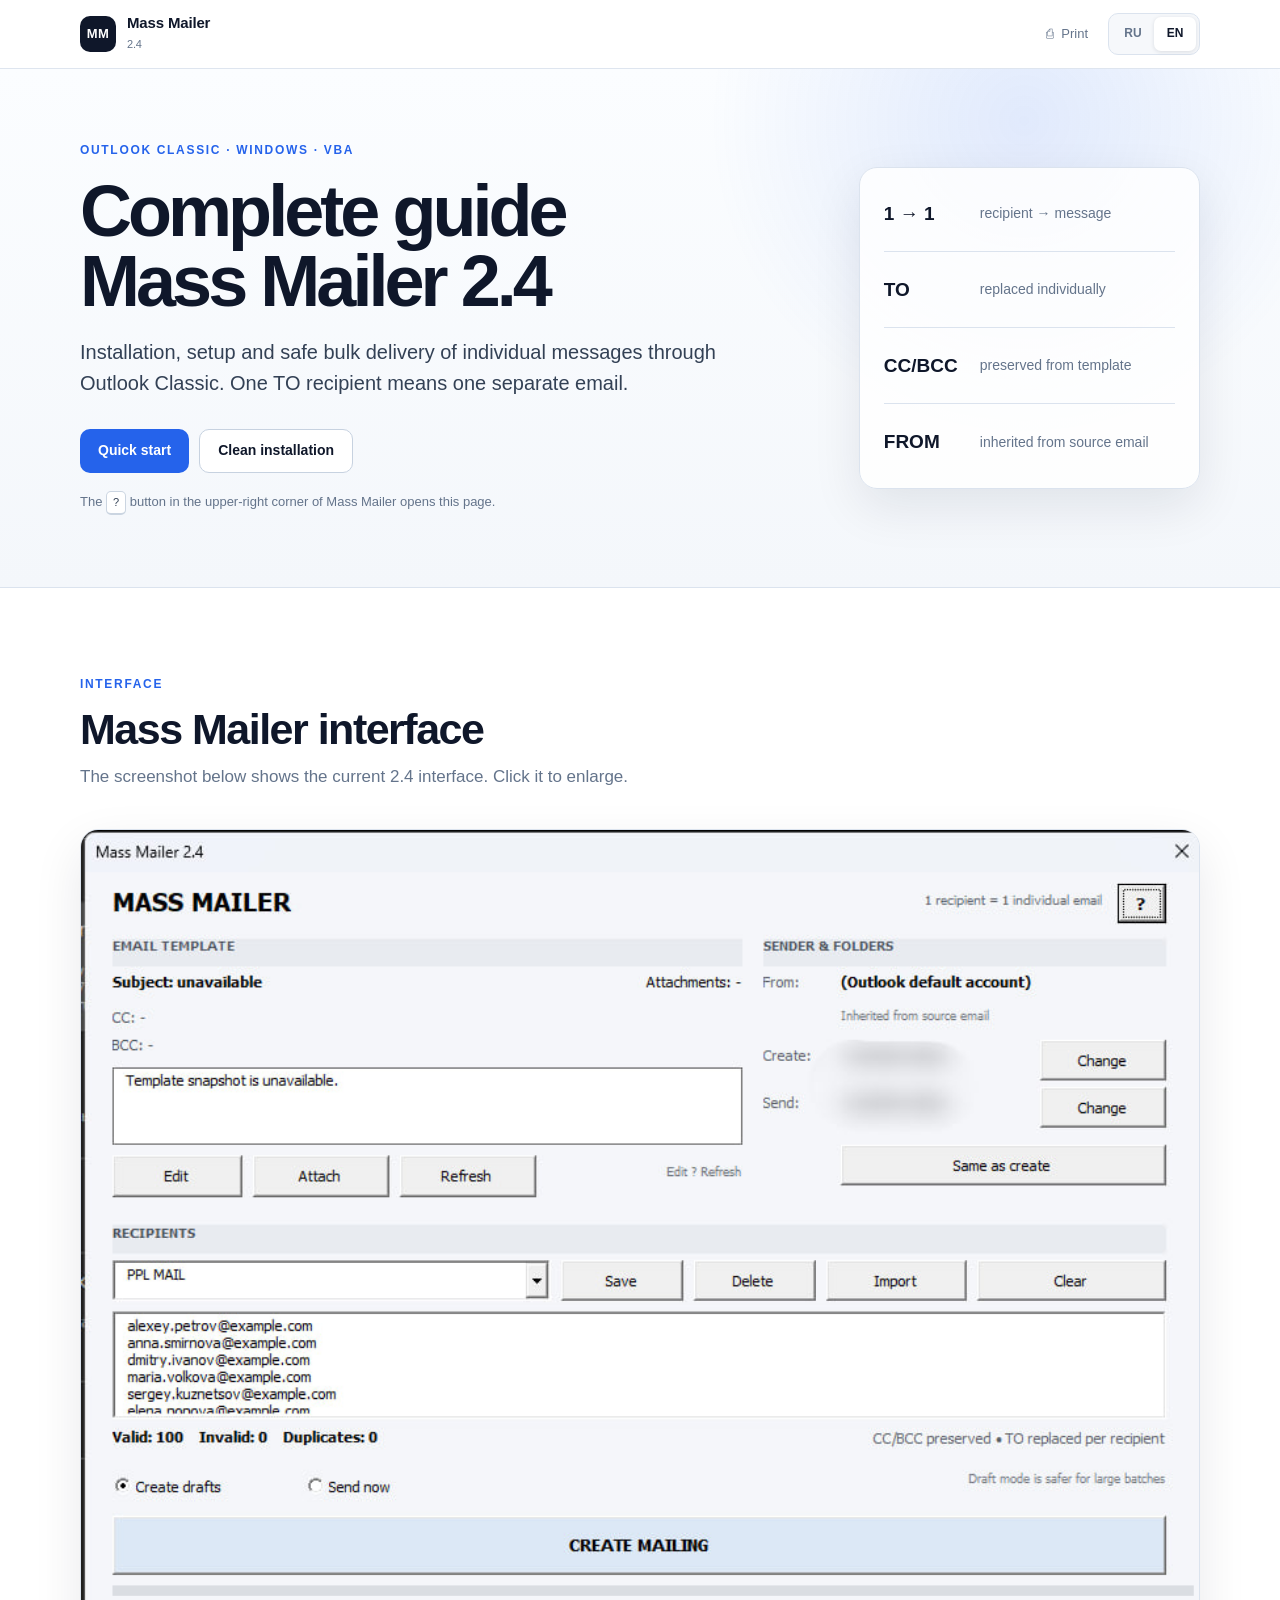
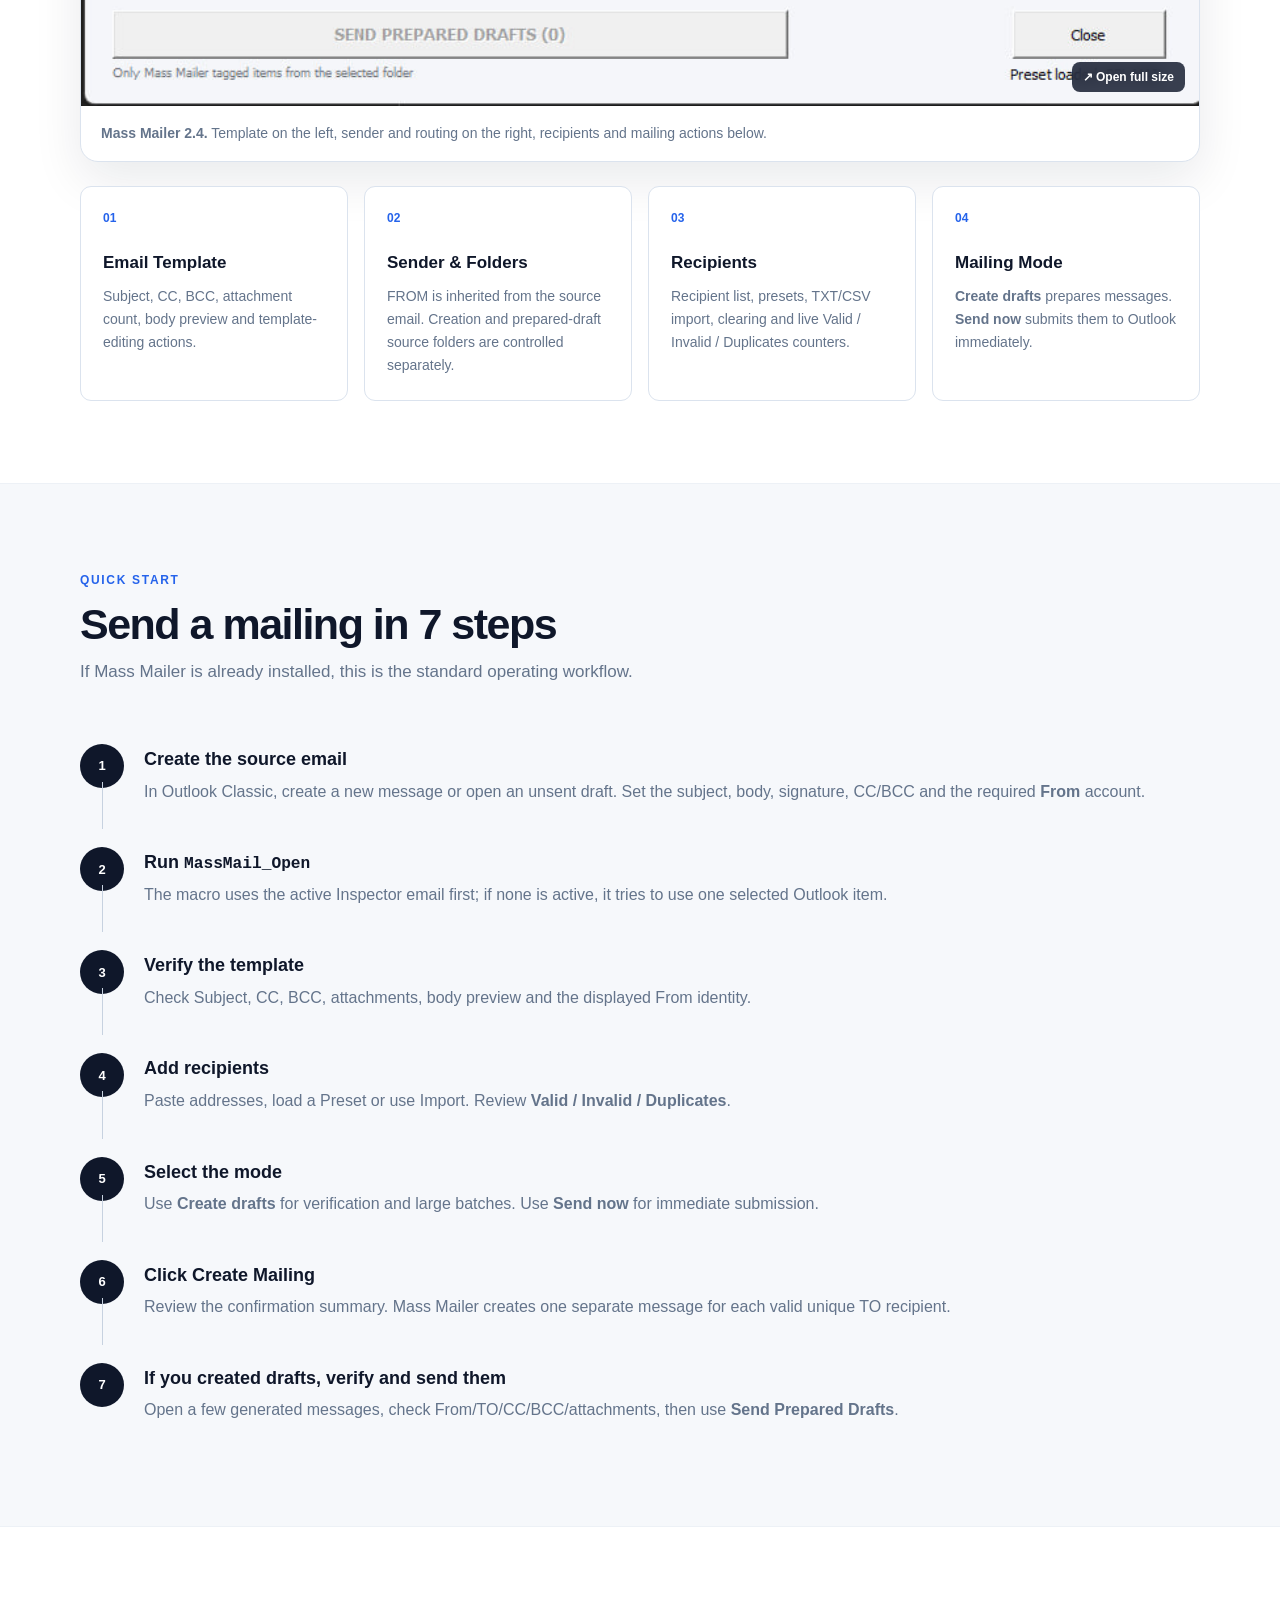
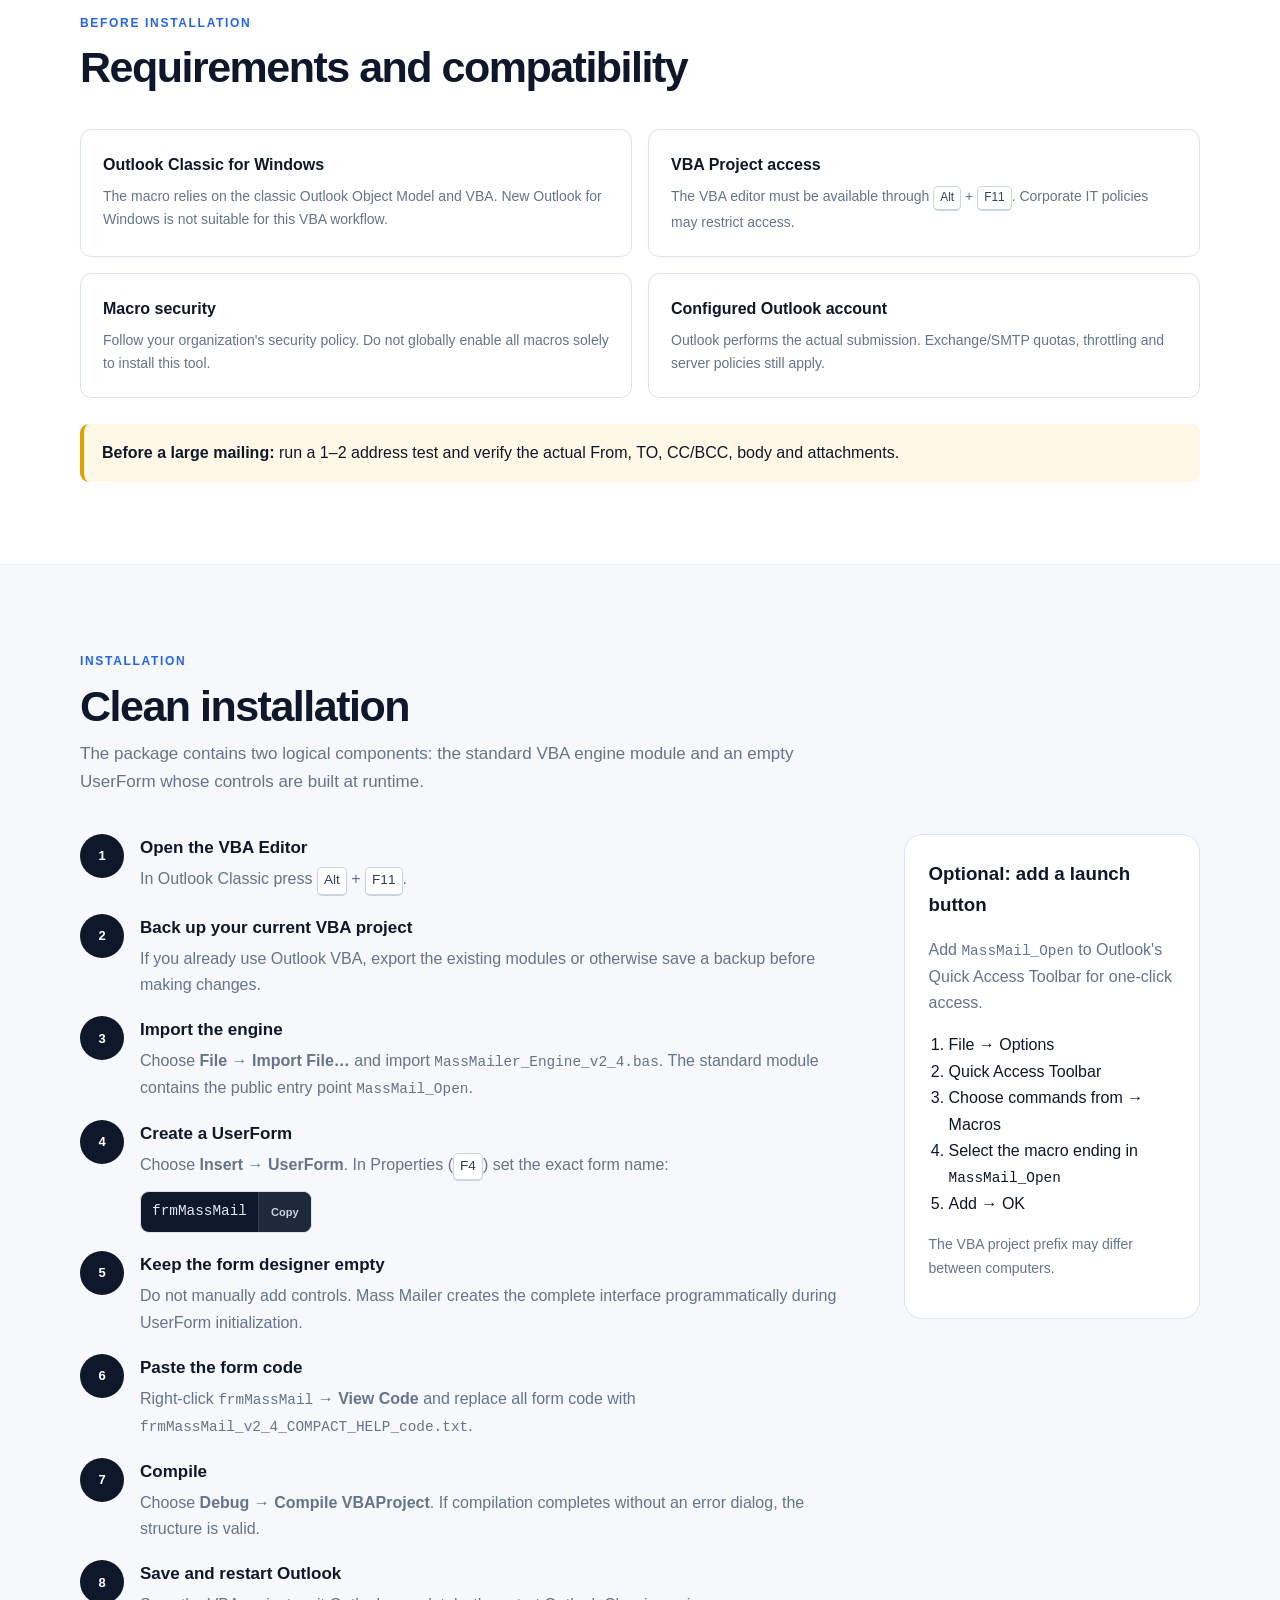
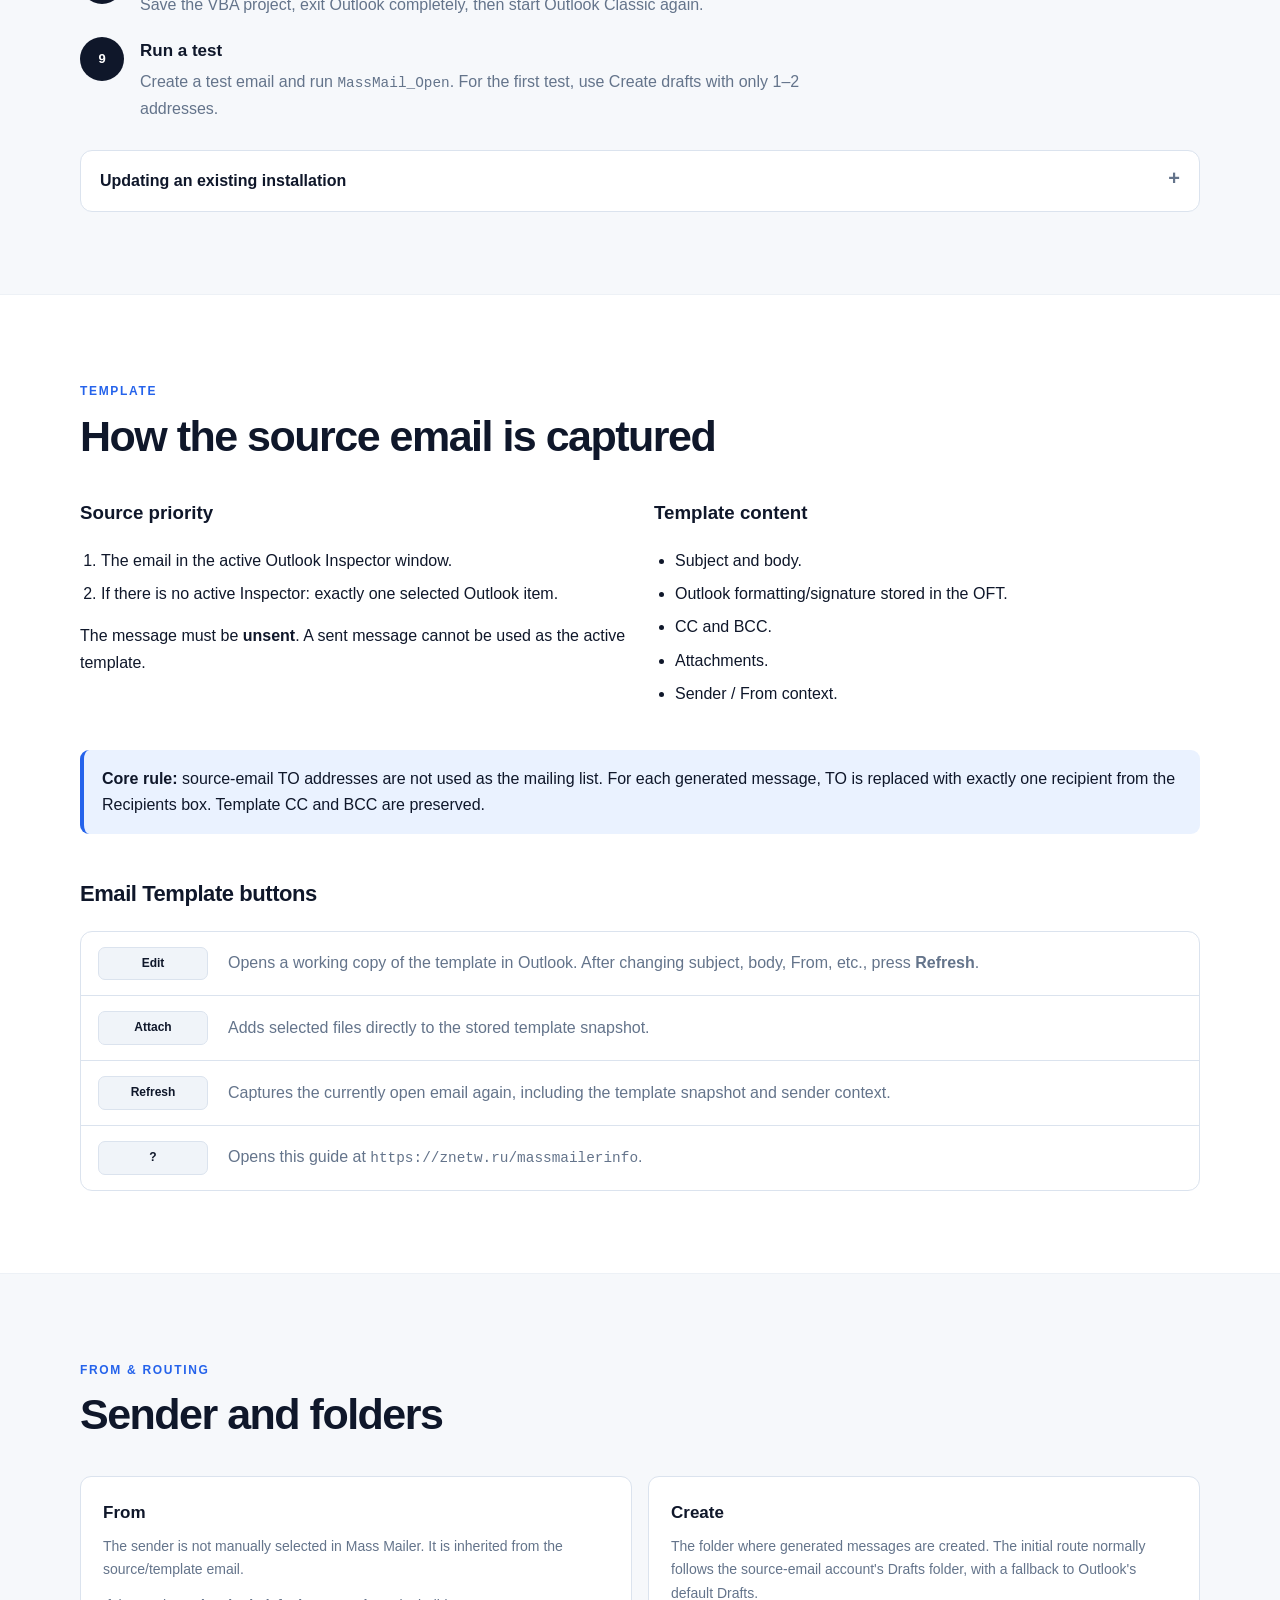
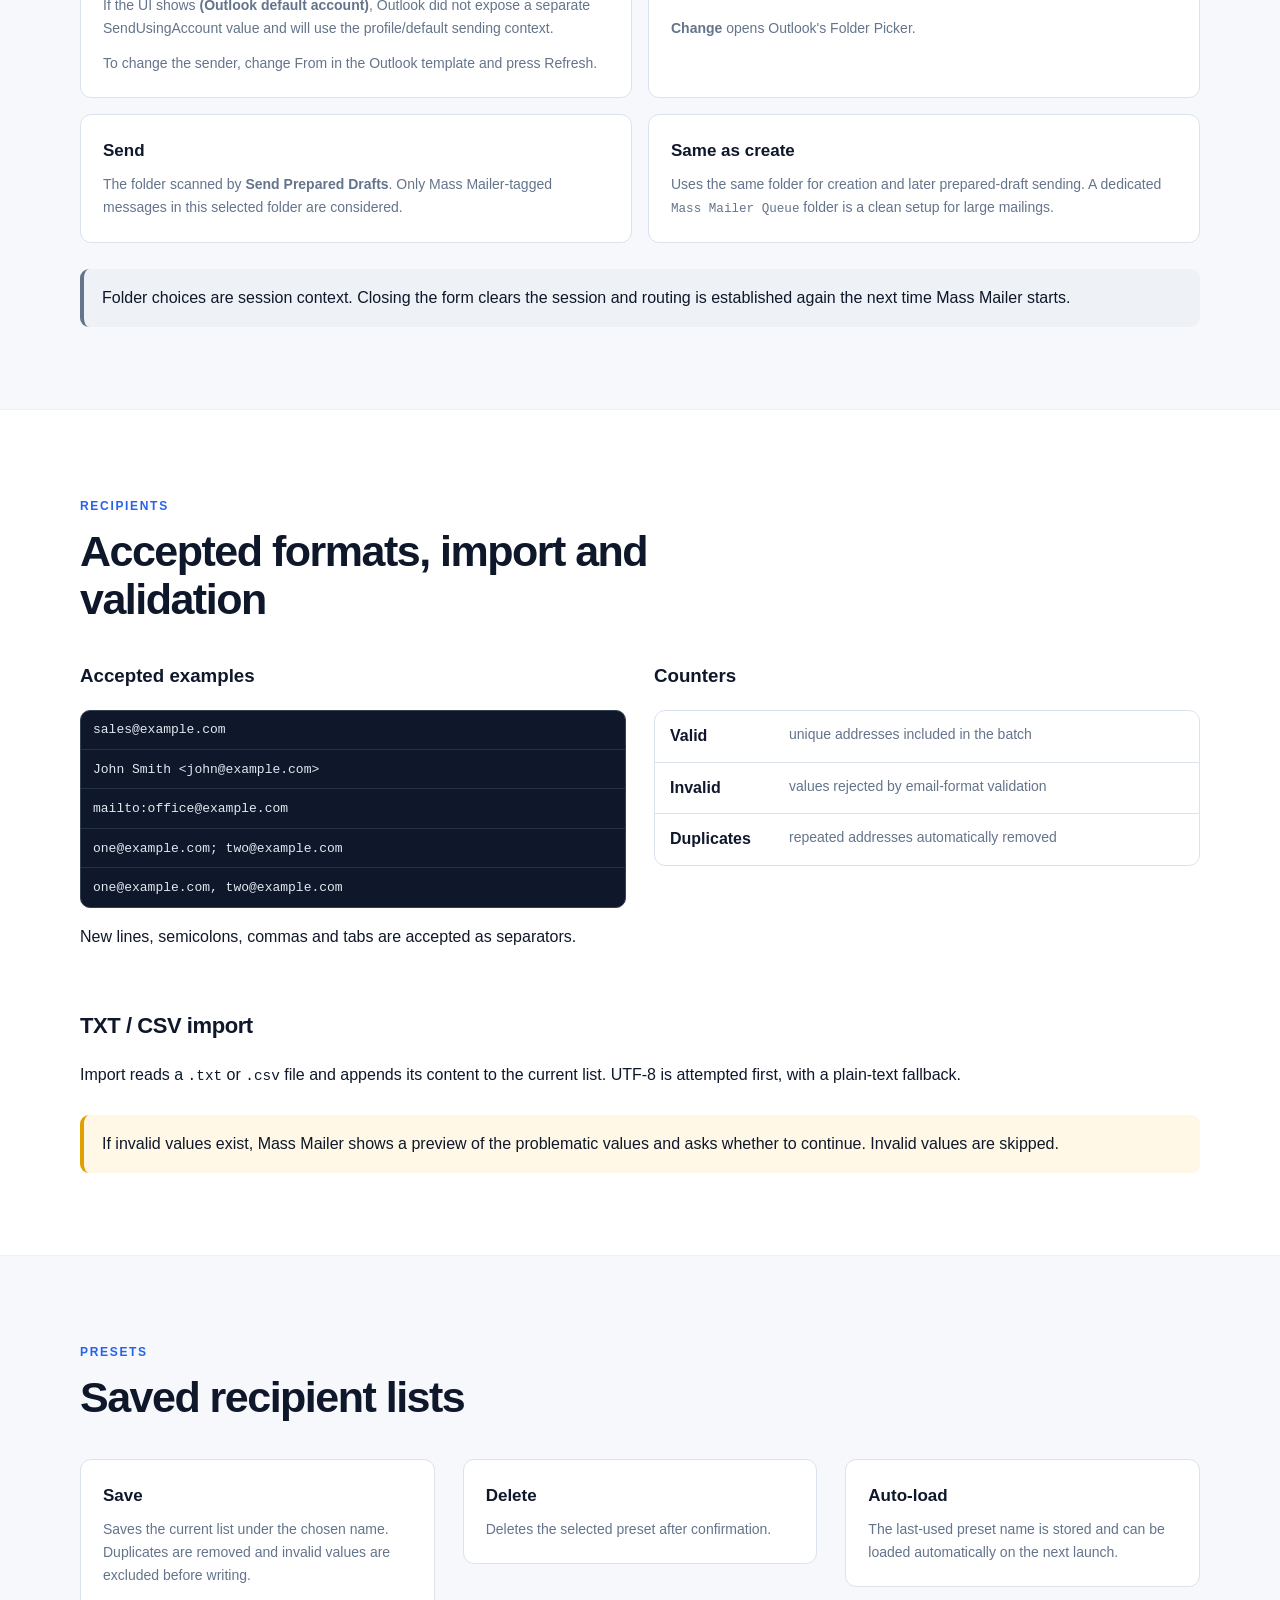
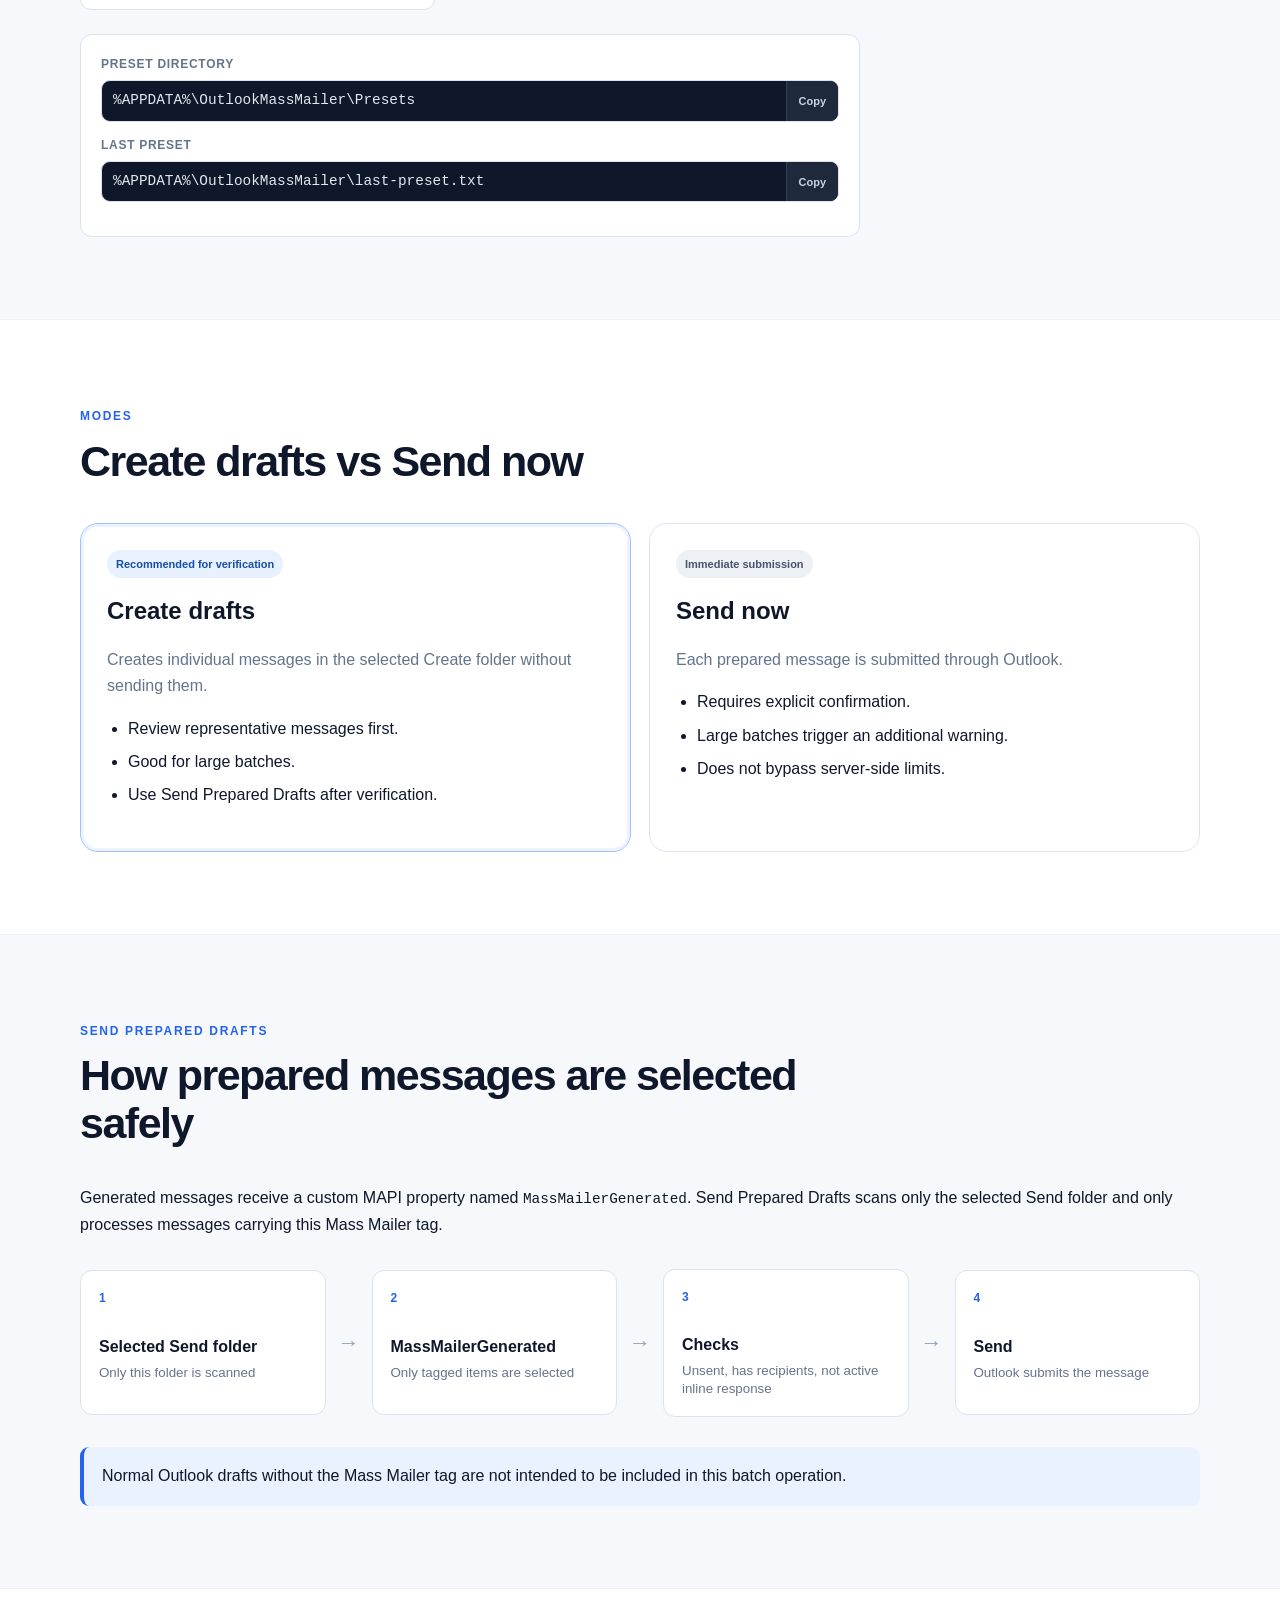
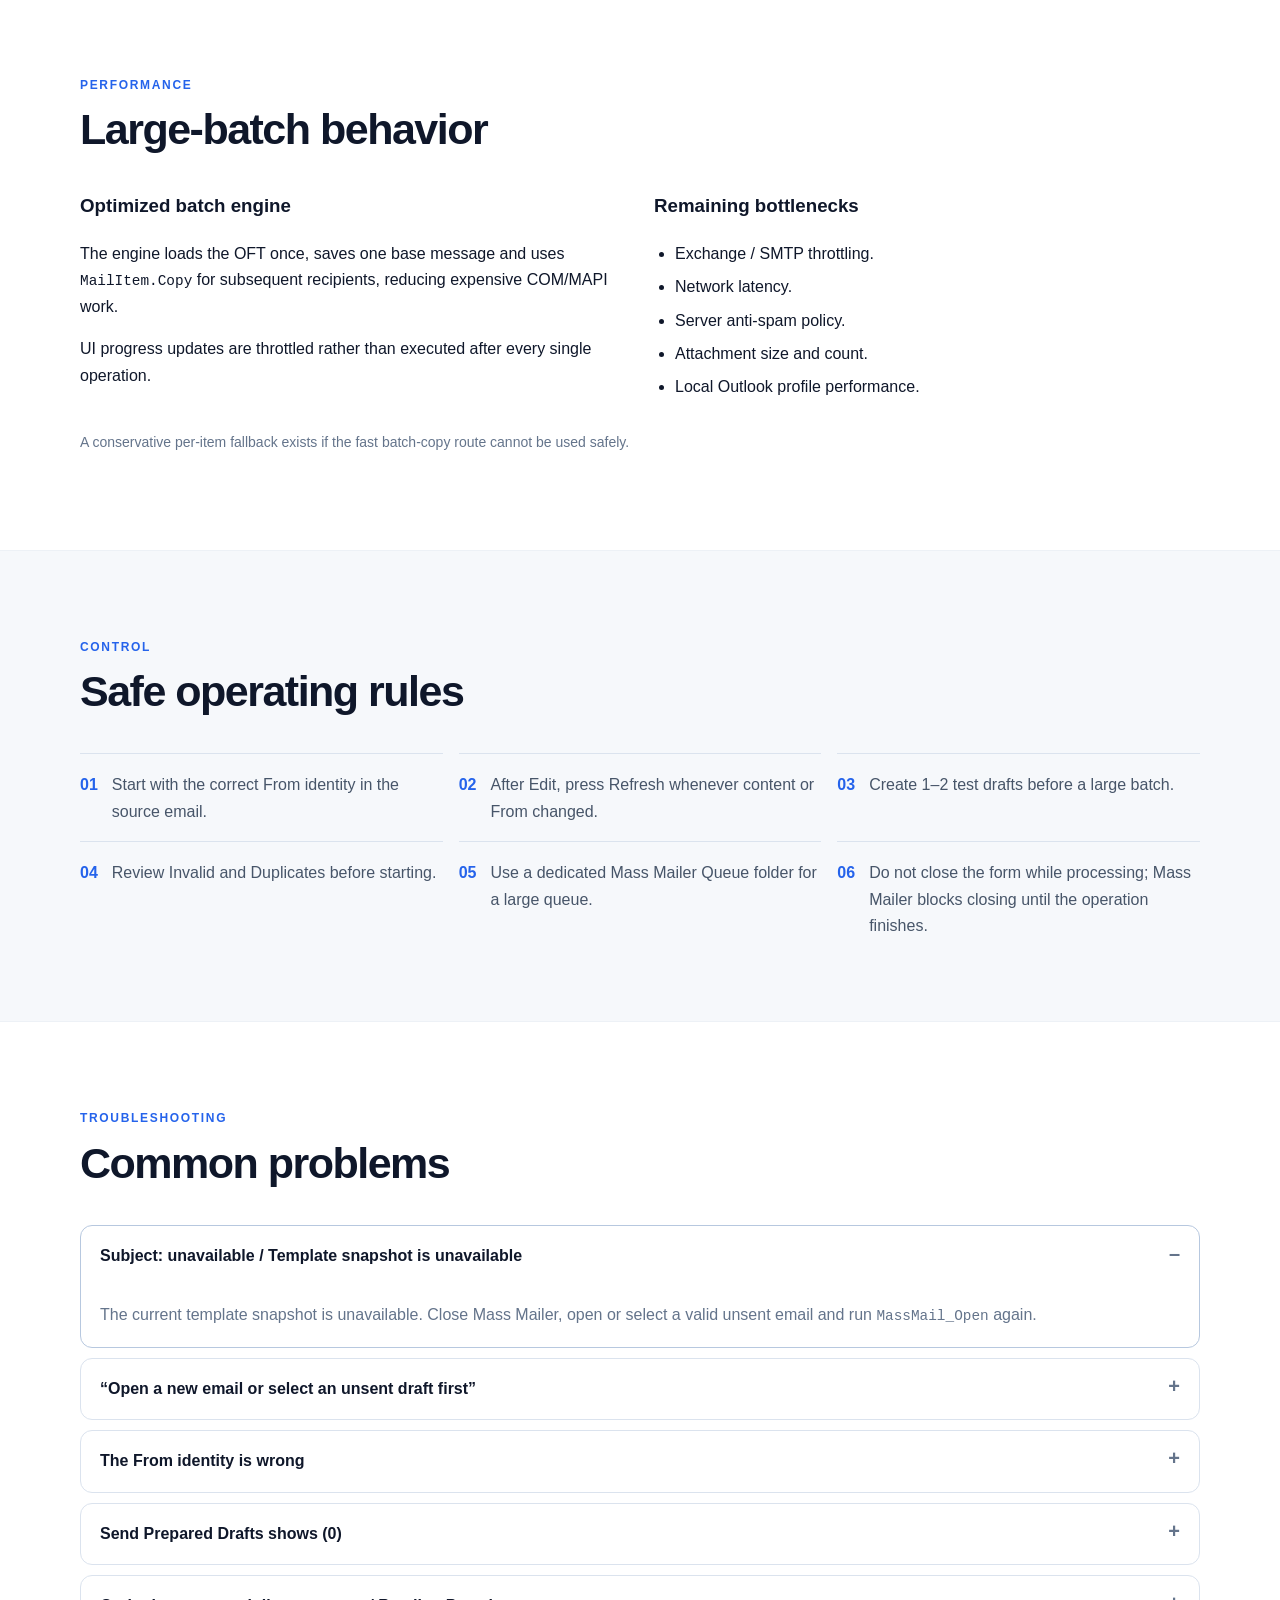
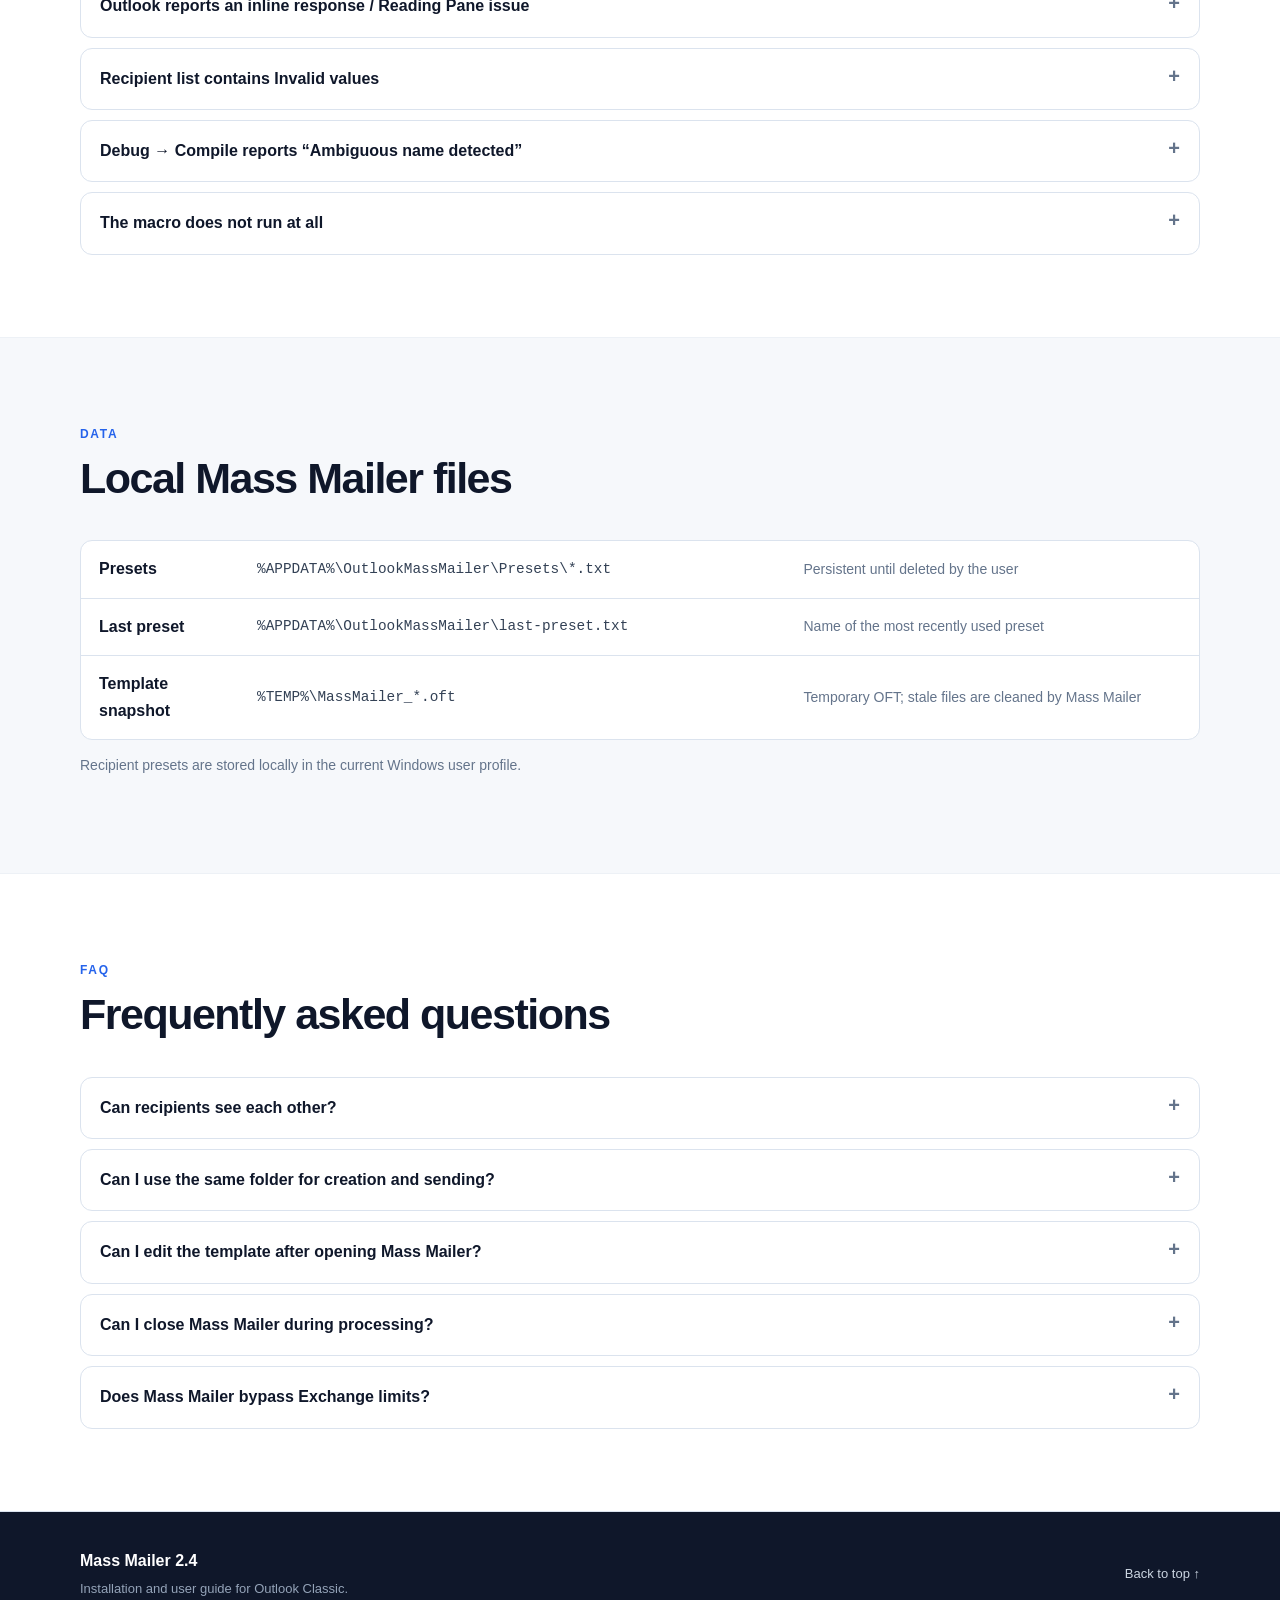
<file: massmailerinfo/index.html>
<!doctype html>
<html lang="ru" data-language="ru">
<head>
  <meta charset="utf-8">
  <meta name="viewport" content="width=device-width, initial-scale=1">
  <meta name="color-scheme" content="light">
  <meta name="theme-color" content="#0f172a">
  <meta name="description" content="Полная инструкция по установке и использованию Mass Mailer 2.4 для Outlook Classic. Full installation and usage guide for Mass Mailer 2.4.">
  <title>Mass Mailer 2.4 — Installation & User Guide</title>
  <link rel="stylesheet" href="styles.css">
</head>
<body>
  <a class="skip-link" href="#content">Skip to content</a>

  <header class="site-header">
    <div class="shell header-inner">
      <a class="brand" href="#top" aria-label="Mass Mailer">
        <span class="brand-mark">MM</span>
        <span>
          <strong>Mass Mailer</strong>
          <small>2.4</small>
        </span>
      </a>

      <div class="header-actions">
        <button class="utility-btn" id="printBtn" type="button" aria-label="Print">
          <span aria-hidden="true">⎙</span>
          <span class="only-ru">Печать</span>
          <span class="only-en">Print</span>
        </button>

        <div class="language-switch" role="group" aria-label="Language">
          <button type="button" data-lang="ru" class="is-active">RU</button>
          <button type="button" data-lang="en">EN</button>
        </div>
      </div>
    </div>
  </header>

  <div id="top"></div>

  <section class="hero">
    <div class="shell hero-grid">
      <div class="hero-copy only-ru">
        <div class="eyebrow">OUTLOOK CLASSIC · WINDOWS · VBA</div>
        <h1>Полная инструкция<br>Mass Mailer 2.4</h1>
        <p class="lead">Установка, настройка и безопасная массовая рассылка индивидуальных писем через Outlook Classic. Одно значение TO — одно отдельное письмо.</p>
        <div class="hero-actions">
          <a class="btn btn-primary" href="#ru-quickstart">Быстрый старт</a>
          <a class="btn btn-secondary" href="#ru-install">Установка с нуля</a>
        </div>
        <p class="hero-note">Кнопка <kbd>?</kbd> в правом верхнем углу Mass Mailer открывает эту страницу.</p>
      </div>

      <div class="hero-copy only-en">
        <div class="eyebrow">OUTLOOK CLASSIC · WINDOWS · VBA</div>
        <h1>Complete guide<br>Mass Mailer 2.4</h1>
        <p class="lead">Installation, setup and safe bulk delivery of individual messages through Outlook Classic. One TO recipient means one separate email.</p>
        <div class="hero-actions">
          <a class="btn btn-primary" href="#en-quickstart">Quick start</a>
          <a class="btn btn-secondary" href="#en-install">Clean installation</a>
        </div>
        <p class="hero-note">The <kbd>?</kbd> button in the upper-right corner of Mass Mailer opens this page.</p>
      </div>

      <aside class="hero-panel" aria-label="Key facts">
        <div class="stat">
          <span class="stat-value">1 → 1</span>
          <span class="only-ru">получатель → письмо</span>
          <span class="only-en">recipient → message</span>
        </div>
        <div class="stat">
          <span class="stat-value">TO</span>
          <span class="only-ru">меняется индивидуально</span>
          <span class="only-en">replaced individually</span>
        </div>
        <div class="stat">
          <span class="stat-value">CC/BCC</span>
          <span class="only-ru">сохраняются из шаблона</span>
          <span class="only-en">preserved from template</span>
        </div>
        <div class="stat">
          <span class="stat-value">FROM</span>
          <span class="only-ru">берётся из письма-шаблона</span>
          <span class="only-en">inherited from source email</span>
        </div>
      </aside>
    </div>
  </section>

  <main id="content">
    <!-- ===================== RUSSIAN ===================== -->
    <div class="language-content only-ru" id="ru-content">

      <section class="section" id="ru-overview">
        <div class="shell">
          <div class="section-heading">
            <span class="section-kicker">ИНТЕРФЕЙС</span>
            <h2>Как выглядит Mass Mailer</h2>
            <p>Ниже показан актуальный интерфейс версии 2.4. Нажмите на изображение, чтобы открыть его крупно.</p>
          </div>

          <figure class="screenshot-card">
            <button class="screenshot-open" type="button" data-open-image aria-label="Открыть скриншот крупно">
              <img src="assets/massmailer-interface.png" alt="Интерфейс Mass Mailer 2.4 в Outlook Classic">
              <span class="zoom-hint">↗ Открыть крупно</span>
            </button>
            <figcaption>
              <strong>Mass Mailer 2.4.</strong> Слева — шаблон письма, справа — отправитель и маршрутизация, ниже — получатели и действия рассылки.
            </figcaption>
          </figure>

          <div class="feature-grid">
            <article class="feature-card"><span class="num">01</span><h3>Email Template</h3><p>Тема, CC, BCC, количество вложений, превью письма и команды редактирования шаблона.</p></article>
            <article class="feature-card"><span class="num">02</span><h3>Sender & Folders</h3><p>FROM наследуется из исходного письма. Папки создания и последующей отправки выбираются отдельно.</p></article>
            <article class="feature-card"><span class="num">03</span><h3>Recipients</h3><p>Список адресов, пресеты, импорт TXT/CSV, очистка и живой счётчик валидных адресов, ошибок и дублей.</p></article>
            <article class="feature-card"><span class="num">04</span><h3>Mailing Mode</h3><p><strong>Create drafts</strong> создаёт черновики. <strong>Send now</strong> отправляет письма сразу после подтверждения.</p></article>
          </div>
        </div>
      </section>

      <section class="section section-soft" id="ru-quickstart">
        <div class="shell">
          <div class="section-heading">
            <span class="section-kicker">БЫСТРЫЙ СТАРТ</span>
            <h2>Рассылка за 7 шагов</h2>
            <p>Если Mass Mailer уже установлен, этого сценария достаточно для обычной работы.</p>
          </div>

          <ol class="timeline">
            <li><span>1</span><div><h3>Создайте письмо-шаблон</h3><p>В Outlook Classic создайте новое письмо или откройте несохранённый/неотправленный черновик. Заполните тему, текст, подпись, CC/BCC и выберите нужный <strong>From</strong>.</p></div></li>
            <li><span>2</span><div><h3>Запустите <code>MassMail_Open</code></h3><p>Макрос возьмёт активное открытое письмо; если отдельное окно письма не активно — попробует использовать один выбранный элемент в Outlook.</p></div></li>
            <li><span>3</span><div><h3>Проверьте шаблон</h3><p>Убедитесь, что в блоке Email Template корректны Subject, CC, BCC, вложения и превью, а справа отображается правильный From.</p></div></li>
            <li><span>4</span><div><h3>Добавьте получателей</h3><p>Вставьте адреса вручную, выберите Preset или используйте Import. Дождитесь корректного счётчика <strong>Valid / Invalid / Duplicates</strong>.</p></div></li>
            <li><span>5</span><div><h3>Выберите режим</h3><p>Для первой проверки и крупных пакетов используйте <strong>Create drafts</strong>. Для прямой отправки — <strong>Send now</strong>.</p></div></li>
            <li><span>6</span><div><h3>Нажмите Create Mailing</h3><p>Проверьте сводку подтверждения. Mass Mailer создаст по одному отдельному письму на каждый валидный уникальный TO.</p></div></li>
            <li><span>7</span><div><h3>Если создали черновики — проверьте и отправьте</h3><p>Откройте несколько подготовленных писем, проверьте From/TO/CC/BCC/вложения, затем нажмите <strong>Send Prepared Drafts</strong>.</p></div></li>
          </ol>
        </div>
      </section>

      <section class="section" id="ru-requirements">
        <div class="shell">
          <div class="section-heading">
            <span class="section-kicker">ПЕРЕД УСТАНОВКОЙ</span>
            <h2>Требования и совместимость</h2>
          </div>

          <div class="check-grid">
            <div class="check-card"><strong>Outlook Classic for Windows</strong><p>Макрос использует классическую Outlook Object Model и VBA. Новый Outlook для Windows для этого сценария не подходит.</p></div>
            <div class="check-card"><strong>VBA Project</strong><p>Должен быть доступен редактор VBA по <kbd>Alt</kbd> + <kbd>F11</kbd>. В корпоративной среде доступ может регулироваться политиками IT.</p></div>
            <div class="check-card"><strong>Разрешённые макросы</strong><p>Используйте настройки безопасности вашей организации. Не рекомендуется глобально включать все макросы только ради установки.</p></div>
            <div class="check-card"><strong>Почтовый аккаунт Outlook</strong><p>Письма физически отправляет Outlook через настроенный профиль. Лимиты Exchange/SMTP и серверный throttling продолжают действовать.</p></div>
          </div>

          <div class="callout callout-warning">
            <strong>Перед массовой рассылкой:</strong> обязательно выполните тест на 1–2 своих адресах и проверьте фактический From, TO, CC/BCC, тело письма и вложения.
          </div>
        </div>
      </section>

      <section class="section section-soft" id="ru-install">
        <div class="shell">
          <div class="section-heading">
            <span class="section-kicker">УСТАНОВКА</span>
            <h2>Чистая установка с нуля</h2>
            <p>В комплекте нужны два элемента: стандартный VBA-модуль движка и пустая UserForm с кодом интерфейса.</p>
          </div>

          <div class="install-layout">
            <div class="steps">
              <div class="step"><div class="step-index">1</div><div><h3>Откройте VBA Editor</h3><p>В Outlook Classic нажмите <kbd>Alt</kbd> + <kbd>F11</kbd>.</p></div></div>
              <div class="step"><div class="step-index">2</div><div><h3>Сделайте резервную копию</h3><p>Если у вас уже есть VBA-код Outlook, экспортируйте существующие модули или сохраните копию проекта перед изменениями.</p></div></div>
              <div class="step"><div class="step-index">3</div><div><h3>Импортируйте движок</h3><p>В редакторе VBA выберите <strong>File → Import File…</strong> и импортируйте <code>MassMailer_Engine_v2_4.bas</code>. В проекте появится стандартный модуль с процедурой <code>MassMail_Open</code>.</p></div></div>
              <div class="step"><div class="step-index">4</div><div><h3>Создайте UserForm</h3><p>Выберите <strong>Insert → UserForm</strong>. В окне Properties (<kbd>F4</kbd>) установите точное имя формы:</p><div class="code-row"><code>frmMassMail</code><button class="copy-btn" type="button" data-copy="frmMassMail">Copy</button></div></div></div>
              <div class="step"><div class="step-index">5</div><div><h3>Оставьте дизайнер формы пустым</h3><p>Не добавляйте кнопки, поля или подписи вручную. Mass Mailer создаёт все элементы интерфейса программно во время запуска.</p></div></div>
              <div class="step"><div class="step-index">6</div><div><h3>Вставьте код формы</h3><p>Правой кнопкой по <code>frmMassMail</code> → <strong>View Code</strong>. Полностью замените содержимое кодом из <code>frmMassMail_v2_4_COMPACT_HELP_code.txt</code>.</p></div></div>
              <div class="step"><div class="step-index">7</div><div><h3>Скомпилируйте проект</h3><p>Выберите <strong>Debug → Compile VBAProject</strong>. Если команда проходит без сообщения об ошибке — структура установлена корректно.</p></div></div>
              <div class="step"><div class="step-index">8</div><div><h3>Сохраните и перезапустите Outlook</h3><p>Сохраните VBAProject, закройте Outlook полностью и запустите Outlook Classic снова.</p></div></div>
              <div class="step"><div class="step-index">9</div><div><h3>Запустите тест</h3><p>Создайте тестовое письмо, затем запустите макрос <code>MassMail_Open</code>. Для первой проверки используйте режим Create drafts и 1–2 адреса.</p></div></div>
            </div>

            <aside class="side-card">
              <h3>Опционально: кнопка запуска в Outlook</h3>
              <p>Чтобы не открывать список макросов каждый раз, добавьте <code>MassMail_Open</code> на Quick Access Toolbar.</p>
              <ol class="mini-list">
                <li>File → Options</li>
                <li>Quick Access Toolbar</li>
                <li>Choose commands from → Macros</li>
                <li>Выберите макрос, заканчивающийся на <code>MassMail_Open</code></li>
                <li>Add → OK</li>
              </ol>
              <p class="muted">Префикс имени проекта может отличаться на разных компьютерах.</p>
            </aside>
          </div>

          <details class="details">
            <summary>Обновление уже установленной версии</summary>
            <div class="details-body">
              <p>Если Mass Mailer уже установлен, обычно достаточно заменить код стандартного модуля и код <code>frmMassMail</code>, затем выполнить <strong>Debug → Compile VBAProject</strong> и перезапустить Outlook.</p>
              <p><strong>Важно:</strong> не оставляйте одновременно две версии движка с одинаковыми публичными процедурами — это может вызвать ошибку Ambiguous name detected.</p>
            </div>
          </details>
        </div>
      </section>

      <section class="section" id="ru-template">
        <div class="shell">
          <div class="section-heading">
            <span class="section-kicker">ШАБЛОН</span>
            <h2>Как Mass Mailer получает письмо</h2>
          </div>

          <div class="two-col">
            <div>
              <h3>Источник шаблона</h3>
              <p>При запуске <code>MassMail_Open</code> используется приоритет:</p>
              <ol class="normal-list">
                <li>Текущее письмо в активном отдельном окне Outlook.</li>
                <li>Если его нет — ровно один выбранный элемент в основном окне Outlook.</li>
              </ol>
              <p>Письмо должно быть <strong>неотправленным</strong>. Уже отправленное письмо нельзя использовать как активный шаблон.</p>
            </div>
            <div>
              <h3>Что сохраняется в шаблоне</h3>
              <ul class="normal-list">
                <li>Subject и тело письма.</li>
                <li>Форматирование/подпись, сохранённые Outlook в OFT.</li>
                <li>CC и BCC.</li>
                <li>Вложения.</li>
                <li>Контекст отправителя / From.</li>
              </ul>
            </div>
          </div>

          <div class="callout">
            <strong>Ключевой принцип:</strong> адреса из поля TO исходного письма не используются как общий список рассылки. Для каждого созданного письма TO очищается и заменяется ровно одним адресом из блока Recipients. CC и BCC остаются из шаблона.
          </div>

          <h3 class="subheading">Кнопки Email Template</h3>
          <div class="action-table">
            <div class="action-row"><span class="ui-chip">Edit</span><p>Открывает рабочую копию шаблона в Outlook. Внесите изменения в тему, текст, From и т.д., после чего нажмите <strong>Refresh</strong> в Mass Mailer.</p></div>
            <div class="action-row"><span class="ui-chip">Attach</span><p>Добавляет выбранные файлы непосредственно в сохранённый snapshot шаблона.</p></div>
            <div class="action-row"><span class="ui-chip">Refresh</span><p>Считывает заново текущее открытое письмо: обновляет snapshot, превью и контекст отправителя.</p></div>
            <div class="action-row"><span class="ui-chip">?</span><p>Открывает текущую страницу инструкции: <code>https://znetw.ru/massmailerinfo</code>.</p></div>
          </div>
        </div>
      </section>

      <section class="section section-soft" id="ru-sender-folders">
        <div class="shell">
          <div class="section-heading">
            <span class="section-kicker">FROM И ПАПКИ</span>
            <h2>Отправитель и маршрутизация</h2>
          </div>

          <div class="info-grid">
            <article class="info-card">
              <h3>From</h3>
              <p>Отправитель не выбирается вручную в интерфейсе Mass Mailer. Он наследуется из исходного письма-шаблона.</p>
              <p>Если справа отображается <strong>(Outlook default account)</strong>, Outlook не зафиксировал отдельный SendUsingAccount и будет использовать контекст/default account профиля.</p>
              <p><strong>Нужно изменить отправителя?</strong> Измените поле From в открытом письме и нажмите Refresh.</p>
            </article>

            <article class="info-card">
              <h3>Create</h3>
              <p>Папка, в которой Mass Mailer создаёт подготовленные сообщения. По умолчанию выбирается Drafts, связанная с контекстом исходного письма, с fallback на стандартные Drafts Outlook.</p>
              <p>Кнопка <strong>Change</strong> открывает Outlook Folder Picker.</p>
            </article>

            <article class="info-card">
              <h3>Send</h3>
              <p>Папка, которую сканирует <strong>Send Prepared Drafts</strong>. Макрос ищет только собственные помеченные Mass Mailer сообщения в этой папке.</p>
              <p>Это позволяет использовать отдельную очередь и не сканировать всю обычную папку Drafts.</p>
            </article>

            <article class="info-card">
              <h3>Same as create</h3>
              <p>Устанавливает одну и ту же папку для создания и последующей отправки. Для больших рассылок это рекомендуемый сценарий.</p>
              <p>Например, можно создать отдельную почтовую папку <code>Mass Mailer Queue</code>.</p>
            </article>
          </div>

          <div class="callout callout-note">
            Выбор папок действует в текущей сессии Mass Mailer. При закрытии формы контекст сессии очищается; при следующем запуске маршрутизация определяется заново.
          </div>
        </div>
      </section>

      <section class="section" id="ru-recipients">
        <div class="shell">
          <div class="section-heading">
            <span class="section-kicker">ПОЛУЧАТЕЛИ</span>
            <h2>Форматы адресов, импорт и проверка</h2>
          </div>

          <div class="two-col">
            <div>
              <h3>Можно вставлять</h3>
              <div class="code-block">
                <code>sales@example.com</code>
                <code>John Smith &lt;john@example.com&gt;</code>
                <code>mailto:office@example.com</code>
                <code>one@example.com; two@example.com</code>
                <code>one@example.com, two@example.com</code>
              </div>
              <p>Разделителями могут быть новая строка, точка с запятой, запятая или табуляция.</p>
            </div>

            <div>
              <h3>Счётчик</h3>
              <div class="metric-list">
                <div><strong>Valid</strong><span>уникальные адреса, которые войдут в рассылку</span></div>
                <div><strong>Invalid</strong><span>значения, не прошедшие проверку формата</span></div>
                <div><strong>Duplicates</strong><span>повторные адреса, автоматически исключённые</span></div>
              </div>
            </div>
          </div>

          <h3 class="subheading">Import TXT / CSV</h3>
          <p>Кнопка Import позволяет выбрать файл <code>.txt</code> или <code>.csv</code>. Текст добавляется к уже существующему списку. В первую очередь используется UTF‑8; предусмотрен fallback для обычного текстового чтения.</p>

          <div class="callout callout-warning">
            Если присутствуют Invalid, перед стартом Mass Mailer покажет список первых проблемных значений и попросит подтверждение. Невалидные адреса не отправляются.
          </div>
        </div>
      </section>

      <section class="section section-soft" id="ru-presets">
        <div class="shell">
          <div class="section-heading">
            <span class="section-kicker">PRESETS</span>
            <h2>Сохранённые списки получателей</h2>
          </div>

          <div class="three-col">
            <div class="mini-card"><h3>Save</h3><p>Сохраняет текущий список под выбранным/введённым именем. Перед сохранением удаляются дубли и пропускаются невалидные значения.</p></div>
            <div class="mini-card"><h3>Delete</h3><p>Удаляет выбранный preset после подтверждения.</p></div>
            <div class="mini-card"><h3>Автозагрузка</h3><p>Имя последнего использованного preset запоминается и при следующем запуске может быть загружено автоматически.</p></div>
          </div>

          <div class="path-card">
            <span>Папка presets</span>
            <div class="code-row wide"><code>%APPDATA%\OutlookMassMailer\Presets</code><button class="copy-btn" type="button" data-copy="%APPDATA%\OutlookMassMailer\Presets">Copy</button></div>
            <span>Последний preset</span>
            <div class="code-row wide"><code>%APPDATA%\OutlookMassMailer\last-preset.txt</code><button class="copy-btn" type="button" data-copy="%APPDATA%\OutlookMassMailer\last-preset.txt">Copy</button></div>
          </div>
        </div>
      </section>

      <section class="section" id="ru-modes">
        <div class="shell">
          <div class="section-heading">
            <span class="section-kicker">РЕЖИМЫ</span>
            <h2>Create drafts или Send now</h2>
          </div>

          <div class="compare">
            <article class="compare-card recommended">
              <div class="tag">Рекомендуется для проверки</div>
              <h3>Create drafts</h3>
              <p>Mass Mailer создаёт индивидуальные письма в папке Create, но не отправляет их.</p>
              <ul class="normal-list">
                <li>Можно визуально проверить несколько писем.</li>
                <li>Удобно для больших пакетов.</li>
                <li>После проверки используется Send Prepared Drafts.</li>
              </ul>
            </article>

            <article class="compare-card">
              <div class="tag neutral">Прямая отправка</div>
              <h3>Send now</h3>
              <p>Каждое письмо после подготовки передаётся Outlook на отправку.</p>
              <ul class="normal-list">
                <li>Есть отдельное подтверждение перед стартом.</li>
                <li>Для больших пакетов показывается дополнительное предупреждение.</li>
                <li>Серверные лимиты Outlook/Exchange не обходятся.</li>
              </ul>
            </article>
          </div>
        </div>
      </section>

      <section class="section section-soft" id="ru-drafts">
        <div class="shell">
          <div class="section-heading">
            <span class="section-kicker">SEND PREPARED DRAFTS</span>
            <h2>Как безопасно отправляются подготовленные письма</h2>
          </div>

          <p>При генерации Mass Mailer добавляет к своим письмам специальное пользовательское MAPI-свойство <code>MassMailerGenerated</code>. Кнопка Send Prepared Drafts работает только с такими письмами в выбранной папке Send.</p>

          <div class="flow">
            <div><span>1</span><strong>Выбранная папка Send</strong><small>Сканируется только она</small></div>
            <div class="arrow">→</div>
            <div><span>2</span><strong>MassMailerGenerated</strong><small>Отбираются только помеченные письма</small></div>
            <div class="arrow">→</div>
            <div><span>3</span><strong>Проверка</strong><small>Не отправлено, есть получатели, не inline response</small></div>
            <div class="arrow">→</div>
            <div><span>4</span><strong>Send</strong><small>Передача письма Outlook</small></div>
          </div>

          <div class="callout">
            Обычные черновики Outlook без метки Mass Mailer не должны попадать в эту массовую отправку.
          </div>
        </div>
      </section>

      <section class="section" id="ru-performance">
        <div class="shell">
          <div class="section-heading">
            <span class="section-kicker">ПРОИЗВОДИТЕЛЬНОСТЬ</span>
            <h2>Что происходит при большой рассылке</h2>
          </div>

          <div class="two-col">
            <div>
              <h3>Оптимизированный пакет</h3>
              <p>Движок загружает OFT-шаблон один раз, сохраняет базовое письмо и для последующих адресатов использует <code>MailItem.Copy</code>. Это уменьшает количество тяжёлых COM/MAPI операций.</p>
              <p>Прогресс UI обновляется периодически, а не после каждой отдельной операции.</p>
            </div>
            <div>
              <h3>Что всё равно ограничивает скорость</h3>
              <ul class="normal-list">
                <li>Exchange / SMTP throttling.</li>
                <li>Сетевые задержки.</li>
                <li>Антиспам-политики сервера.</li>
                <li>Размер и количество вложений.</li>
                <li>Производительность локального Outlook-профиля.</li>
              </ul>
            </div>
          </div>

          <p class="muted">Если быстрый batch-copy не удаётся безопасно использовать, в коде предусмотрен более консервативный per-item fallback.</p>
        </div>
      </section>

      <section class="section section-soft" id="ru-safety">
        <div class="shell">
          <div class="section-heading">
            <span class="section-kicker">КОНТРОЛЬ</span>
            <h2>Правила безопасной работы</h2>
          </div>

          <div class="safety-grid">
            <div><strong>01</strong><p>Всегда начинайте новый шаблон с правильного From.</p></div>
            <div><strong>02</strong><p>После Edit обязательно нажимайте Refresh, если изменили содержимое или From.</p></div>
            <div><strong>03</strong><p>Перед большой рассылкой создайте 1–2 тестовых черновика.</p></div>
            <div><strong>04</strong><p>Следите за Invalid и Duplicates до запуска.</p></div>
            <div><strong>05</strong><p>Для большой очереди используйте отдельную папку Mass Mailer Queue.</p></div>
            <div><strong>06</strong><p>Не закрывайте форму во время обработки: Mass Mailer блокирует закрытие до завершения операции.</p></div>
          </div>
        </div>
      </section>

      <section class="section" id="ru-troubleshooting">
        <div class="shell">
          <div class="section-heading">
            <span class="section-kicker">TROUBLESHOOTING</span>
            <h2>Если что-то не работает</h2>
          </div>

          <div class="faq">
            <details open>
              <summary>Subject: unavailable / Template snapshot is unavailable</summary>
              <div><p>Текущий snapshot шаблона недоступен. Закройте Mass Mailer, откройте или выберите корректный неотправленный email и запустите <code>MassMail_Open</code> снова.</p></div>
            </details>
            <details>
              <summary>Макрос пишет “Open a new email or select an unsent draft first”</summary>
              <div><p>Mass Mailer не нашёл подходящее письмо. Откройте новое письмо в отдельном окне либо выделите ровно один неотправленный черновик в Outlook.</p></div>
            </details>
            <details>
              <summary>В поле From отображается не тот аккаунт</summary>
              <div><p>Откройте рабочую копию через Edit, выберите нужное поле From в самом Outlook и нажмите Refresh. Mass Mailer берёт отправителя из письма-шаблона, а не из отдельного списка.</p></div>
            </details>
            <details>
              <summary>Send Prepared Drafts показывает (0)</summary>
              <div><p>Проверьте выбранную папку Send. В ней должны находиться неотправленные письма, созданные Mass Mailer и содержащие его MAPI-метку. При необходимости нажмите Same as create.</p></div>
            </details>
            <details>
              <summary>Outlook сообщает об inline response / письмо открыто в Reading Pane</summary>
              <div><p>Outlook не позволяет VBA отправить активный inline response. Переключитесь на другое письмо или закройте редактирование в Reading Pane и повторите Send Prepared Drafts.</p></div>
            </details>
            <details>
              <summary>После вставки адресов есть Invalid</summary>
              <div><p>Проверьте лишние комментарии, пробелы внутри адреса, отсутствие доменной части или другие символы. Форматы <code>Name &lt;email@example.com&gt;</code> и <code>mailto:email@example.com</code> поддерживаются.</p></div>
            </details>
            <details>
              <summary>Debug → Compile выдаёт Ambiguous name detected</summary>
              <div><p>Вероятнее всего в VBAProject одновременно находятся старый и новый модули с одинаковыми процедурами. Оставьте одну актуальную версию Mass Mailer.</p></div>
            </details>
            <details>
              <summary>Макрос не запускается вообще</summary>
              <div><p>Проверьте, что используется Outlook Classic, VBA разрешён политиками безопасности и проект компилируется без ошибок. В корпоративной среде ограничения могут задаваться администратором.</p></div>
            </details>
          </div>
        </div>
      </section>

      <section class="section section-soft" id="ru-data">
        <div class="shell">
          <div class="section-heading">
            <span class="section-kicker">ДАННЫЕ</span>
            <h2>Какие локальные файлы создаёт Mass Mailer</h2>
          </div>

          <div class="data-table">
            <div class="data-row"><strong>Presets</strong><code>%APPDATA%\OutlookMassMailer\Presets\*.txt</code><span>Постоянно, пока пользователь не удалит</span></div>
            <div class="data-row"><strong>Last preset</strong><code>%APPDATA%\OutlookMassMailer\last-preset.txt</code><span>Имя последнего preset</span></div>
            <div class="data-row"><strong>Template snapshot</strong><code>%TEMP%\MassMailer_*.oft</code><span>Временный OFT; старые файлы очищаются механизмом Mass Mailer</span></div>
          </div>

          <p class="muted">Списки presets хранятся локально в профиле Windows пользователя.</p>
        </div>
      </section>

      <section class="section" id="ru-faq">
        <div class="shell">
          <div class="section-heading">
            <span class="section-kicker">FAQ</span>
            <h2>Частые вопросы</h2>
          </div>

          <div class="faq">
            <details><summary>Получатели видят друг друга?</summary><div><p>Нет, если вы используете список Recipients по назначению: Mass Mailer создаёт отдельное письмо для каждого TO. Однако CC/BCC из шаблона сохраняются и будут одинаковыми во всех письмах.</p></div></details>
            <details><summary>Можно ли использовать одну папку и для создания, и для отправки?</summary><div><p>Да. Для этого есть Same as create. Это особенно удобно с отдельной папкой Mass Mailer Queue.</p></div></details>
            <details><summary>Можно ли менять шаблон после запуска формы?</summary><div><p>Да. Нажмите Edit, измените письмо в Outlook и затем Refresh. Без Refresh изменения не гарантированно попадут в snapshot.</p></div></details>
            <details><summary>Можно ли закрыть Mass Mailer во время обработки?</summary><div><p>Нет. Пока идёт пакетная операция, форма блокирует закрытие, чтобы не оборвать сессию.</p></div></details>
            <details><summary>Mass Mailer обходит лимиты Exchange?</summary><div><p>Нет. Макрос ускоряет локальную генерацию сообщений, но серверные ограничения, throttling и антиспам-политики остаются в силе.</p></div></details>
          </div>
        </div>
      </section>
    </div>

    <!-- ===================== ENGLISH ===================== -->
    <div class="language-content only-en" id="en-content">

      <section class="section" id="en-overview">
        <div class="shell">
          <div class="section-heading">
            <span class="section-kicker">INTERFACE</span>
            <h2>Mass Mailer interface</h2>
            <p>The screenshot below shows the current 2.4 interface. Click it to enlarge.</p>
          </div>

          <figure class="screenshot-card">
            <button class="screenshot-open" type="button" data-open-image aria-label="Open interface screenshot">
              <img src="assets/massmailer-interface.png" alt="Mass Mailer 2.4 interface in Outlook Classic">
              <span class="zoom-hint">↗ Open full size</span>
            </button>
            <figcaption><strong>Mass Mailer 2.4.</strong> Template on the left, sender and routing on the right, recipients and mailing actions below.</figcaption>
          </figure>

          <div class="feature-grid">
            <article class="feature-card"><span class="num">01</span><h3>Email Template</h3><p>Subject, CC, BCC, attachment count, body preview and template-editing actions.</p></article>
            <article class="feature-card"><span class="num">02</span><h3>Sender & Folders</h3><p>FROM is inherited from the source email. Creation and prepared-draft source folders are controlled separately.</p></article>
            <article class="feature-card"><span class="num">03</span><h3>Recipients</h3><p>Recipient list, presets, TXT/CSV import, clearing and live Valid / Invalid / Duplicates counters.</p></article>
            <article class="feature-card"><span class="num">04</span><h3>Mailing Mode</h3><p><strong>Create drafts</strong> prepares messages. <strong>Send now</strong> submits them to Outlook immediately.</p></article>
          </div>
        </div>
      </section>

      <section class="section section-soft" id="en-quickstart">
        <div class="shell">
          <div class="section-heading">
            <span class="section-kicker">QUICK START</span>
            <h2>Send a mailing in 7 steps</h2>
            <p>If Mass Mailer is already installed, this is the standard operating workflow.</p>
          </div>

          <ol class="timeline">
            <li><span>1</span><div><h3>Create the source email</h3><p>In Outlook Classic, create a new message or open an unsent draft. Set the subject, body, signature, CC/BCC and the required <strong>From</strong> account.</p></div></li>
            <li><span>2</span><div><h3>Run <code>MassMail_Open</code></h3><p>The macro uses the active Inspector email first; if none is active, it tries to use one selected Outlook item.</p></div></li>
            <li><span>3</span><div><h3>Verify the template</h3><p>Check Subject, CC, BCC, attachments, body preview and the displayed From identity.</p></div></li>
            <li><span>4</span><div><h3>Add recipients</h3><p>Paste addresses, load a Preset or use Import. Review <strong>Valid / Invalid / Duplicates</strong>.</p></div></li>
            <li><span>5</span><div><h3>Select the mode</h3><p>Use <strong>Create drafts</strong> for verification and large batches. Use <strong>Send now</strong> for immediate submission.</p></div></li>
            <li><span>6</span><div><h3>Click Create Mailing</h3><p>Review the confirmation summary. Mass Mailer creates one separate message for each valid unique TO recipient.</p></div></li>
            <li><span>7</span><div><h3>If you created drafts, verify and send them</h3><p>Open a few generated messages, check From/TO/CC/BCC/attachments, then use <strong>Send Prepared Drafts</strong>.</p></div></li>
          </ol>
        </div>
      </section>

      <section class="section" id="en-requirements">
        <div class="shell">
          <div class="section-heading">
            <span class="section-kicker">BEFORE INSTALLATION</span>
            <h2>Requirements and compatibility</h2>
          </div>

          <div class="check-grid">
            <div class="check-card"><strong>Outlook Classic for Windows</strong><p>The macro relies on the classic Outlook Object Model and VBA. New Outlook for Windows is not suitable for this VBA workflow.</p></div>
            <div class="check-card"><strong>VBA Project access</strong><p>The VBA editor must be available through <kbd>Alt</kbd> + <kbd>F11</kbd>. Corporate IT policies may restrict access.</p></div>
            <div class="check-card"><strong>Macro security</strong><p>Follow your organization's security policy. Do not globally enable all macros solely to install this tool.</p></div>
            <div class="check-card"><strong>Configured Outlook account</strong><p>Outlook performs the actual submission. Exchange/SMTP quotas, throttling and server policies still apply.</p></div>
          </div>

          <div class="callout callout-warning"><strong>Before a large mailing:</strong> run a 1–2 address test and verify the actual From, TO, CC/BCC, body and attachments.</div>
        </div>
      </section>

      <section class="section section-soft" id="en-install">
        <div class="shell">
          <div class="section-heading">
            <span class="section-kicker">INSTALLATION</span>
            <h2>Clean installation</h2>
            <p>The package contains two logical components: the standard VBA engine module and an empty UserForm whose controls are built at runtime.</p>
          </div>

          <div class="install-layout">
            <div class="steps">
              <div class="step"><div class="step-index">1</div><div><h3>Open the VBA Editor</h3><p>In Outlook Classic press <kbd>Alt</kbd> + <kbd>F11</kbd>.</p></div></div>
              <div class="step"><div class="step-index">2</div><div><h3>Back up your current VBA project</h3><p>If you already use Outlook VBA, export the existing modules or otherwise save a backup before making changes.</p></div></div>
              <div class="step"><div class="step-index">3</div><div><h3>Import the engine</h3><p>Choose <strong>File → Import File…</strong> and import <code>MassMailer_Engine_v2_4.bas</code>. The standard module contains the public entry point <code>MassMail_Open</code>.</p></div></div>
              <div class="step"><div class="step-index">4</div><div><h3>Create a UserForm</h3><p>Choose <strong>Insert → UserForm</strong>. In Properties (<kbd>F4</kbd>) set the exact form name:</p><div class="code-row"><code>frmMassMail</code><button class="copy-btn" type="button" data-copy="frmMassMail">Copy</button></div></div></div>
              <div class="step"><div class="step-index">5</div><div><h3>Keep the form designer empty</h3><p>Do not manually add controls. Mass Mailer creates the complete interface programmatically during UserForm initialization.</p></div></div>
              <div class="step"><div class="step-index">6</div><div><h3>Paste the form code</h3><p>Right-click <code>frmMassMail</code> → <strong>View Code</strong> and replace all form code with <code>frmMassMail_v2_4_COMPACT_HELP_code.txt</code>.</p></div></div>
              <div class="step"><div class="step-index">7</div><div><h3>Compile</h3><p>Choose <strong>Debug → Compile VBAProject</strong>. If compilation completes without an error dialog, the structure is valid.</p></div></div>
              <div class="step"><div class="step-index">8</div><div><h3>Save and restart Outlook</h3><p>Save the VBA project, exit Outlook completely, then start Outlook Classic again.</p></div></div>
              <div class="step"><div class="step-index">9</div><div><h3>Run a test</h3><p>Create a test email and run <code>MassMail_Open</code>. For the first test, use Create drafts with only 1–2 addresses.</p></div></div>
            </div>

            <aside class="side-card">
              <h3>Optional: add a launch button</h3>
              <p>Add <code>MassMail_Open</code> to Outlook's Quick Access Toolbar for one-click access.</p>
              <ol class="mini-list">
                <li>File → Options</li>
                <li>Quick Access Toolbar</li>
                <li>Choose commands from → Macros</li>
                <li>Select the macro ending in <code>MassMail_Open</code></li>
                <li>Add → OK</li>
              </ol>
              <p class="muted">The VBA project prefix may differ between computers.</p>
            </aside>
          </div>

          <details class="details">
            <summary>Updating an existing installation</summary>
            <div class="details-body">
              <p>Normally, replace the standard Mass Mailer module and the <code>frmMassMail</code> code, run <strong>Debug → Compile VBAProject</strong>, save and restart Outlook.</p>
              <p><strong>Important:</strong> do not keep two engine versions containing the same public procedure names; VBA may report “Ambiguous name detected”.</p>
            </div>
          </details>
        </div>
      </section>

      <section class="section" id="en-template">
        <div class="shell">
          <div class="section-heading"><span class="section-kicker">TEMPLATE</span><h2>How the source email is captured</h2></div>

          <div class="two-col">
            <div>
              <h3>Source priority</h3>
              <ol class="normal-list">
                <li>The email in the active Outlook Inspector window.</li>
                <li>If there is no active Inspector: exactly one selected Outlook item.</li>
              </ol>
              <p>The message must be <strong>unsent</strong>. A sent message cannot be used as the active template.</p>
            </div>
            <div>
              <h3>Template content</h3>
              <ul class="normal-list">
                <li>Subject and body.</li>
                <li>Outlook formatting/signature stored in the OFT.</li>
                <li>CC and BCC.</li>
                <li>Attachments.</li>
                <li>Sender / From context.</li>
              </ul>
            </div>
          </div>

          <div class="callout"><strong>Core rule:</strong> source-email TO addresses are not used as the mailing list. For each generated message, TO is replaced with exactly one recipient from the Recipients box. Template CC and BCC are preserved.</div>

          <h3 class="subheading">Email Template buttons</h3>
          <div class="action-table">
            <div class="action-row"><span class="ui-chip">Edit</span><p>Opens a working copy of the template in Outlook. After changing subject, body, From, etc., press <strong>Refresh</strong>.</p></div>
            <div class="action-row"><span class="ui-chip">Attach</span><p>Adds selected files directly to the stored template snapshot.</p></div>
            <div class="action-row"><span class="ui-chip">Refresh</span><p>Captures the currently open email again, including the template snapshot and sender context.</p></div>
            <div class="action-row"><span class="ui-chip">?</span><p>Opens this guide at <code>https://znetw.ru/massmailerinfo</code>.</p></div>
          </div>
        </div>
      </section>

      <section class="section section-soft" id="en-sender-folders">
        <div class="shell">
          <div class="section-heading"><span class="section-kicker">FROM & ROUTING</span><h2>Sender and folders</h2></div>

          <div class="info-grid">
            <article class="info-card"><h3>From</h3><p>The sender is not manually selected in Mass Mailer. It is inherited from the source/template email.</p><p>If the UI shows <strong>(Outlook default account)</strong>, Outlook did not expose a separate SendUsingAccount value and will use the profile/default sending context.</p><p>To change the sender, change From in the Outlook template and press Refresh.</p></article>
            <article class="info-card"><h3>Create</h3><p>The folder where generated messages are created. The initial route normally follows the source-email account's Drafts folder, with a fallback to Outlook's default Drafts.</p><p><strong>Change</strong> opens Outlook's Folder Picker.</p></article>
            <article class="info-card"><h3>Send</h3><p>The folder scanned by <strong>Send Prepared Drafts</strong>. Only Mass Mailer-tagged messages in this selected folder are considered.</p></article>
            <article class="info-card"><h3>Same as create</h3><p>Uses the same folder for creation and later prepared-draft sending. A dedicated <code>Mass Mailer Queue</code> folder is a clean setup for large mailings.</p></article>
          </div>

          <div class="callout callout-note">Folder choices are session context. Closing the form clears the session and routing is established again the next time Mass Mailer starts.</div>
        </div>
      </section>

      <section class="section" id="en-recipients">
        <div class="shell">
          <div class="section-heading"><span class="section-kicker">RECIPIENTS</span><h2>Accepted formats, import and validation</h2></div>

          <div class="two-col">
            <div>
              <h3>Accepted examples</h3>
              <div class="code-block">
                <code>sales@example.com</code>
                <code>John Smith &lt;john@example.com&gt;</code>
                <code>mailto:office@example.com</code>
                <code>one@example.com; two@example.com</code>
                <code>one@example.com, two@example.com</code>
              </div>
              <p>New lines, semicolons, commas and tabs are accepted as separators.</p>
            </div>
            <div>
              <h3>Counters</h3>
              <div class="metric-list">
                <div><strong>Valid</strong><span>unique addresses included in the batch</span></div>
                <div><strong>Invalid</strong><span>values rejected by email-format validation</span></div>
                <div><strong>Duplicates</strong><span>repeated addresses automatically removed</span></div>
              </div>
            </div>
          </div>

          <h3 class="subheading">TXT / CSV import</h3>
          <p>Import reads a <code>.txt</code> or <code>.csv</code> file and appends its content to the current list. UTF‑8 is attempted first, with a plain-text fallback.</p>

          <div class="callout callout-warning">If invalid values exist, Mass Mailer shows a preview of the problematic values and asks whether to continue. Invalid values are skipped.</div>
        </div>
      </section>

      <section class="section section-soft" id="en-presets">
        <div class="shell">
          <div class="section-heading"><span class="section-kicker">PRESETS</span><h2>Saved recipient lists</h2></div>

          <div class="three-col">
            <div class="mini-card"><h3>Save</h3><p>Saves the current list under the chosen name. Duplicates are removed and invalid values are excluded before writing.</p></div>
            <div class="mini-card"><h3>Delete</h3><p>Deletes the selected preset after confirmation.</p></div>
            <div class="mini-card"><h3>Auto-load</h3><p>The last-used preset name is stored and can be loaded automatically on the next launch.</p></div>
          </div>

          <div class="path-card">
            <span>Preset directory</span>
            <div class="code-row wide"><code>%APPDATA%\OutlookMassMailer\Presets</code><button class="copy-btn" type="button" data-copy="%APPDATA%\OutlookMassMailer\Presets">Copy</button></div>
            <span>Last preset</span>
            <div class="code-row wide"><code>%APPDATA%\OutlookMassMailer\last-preset.txt</code><button class="copy-btn" type="button" data-copy="%APPDATA%\OutlookMassMailer\last-preset.txt">Copy</button></div>
          </div>
        </div>
      </section>

      <section class="section" id="en-modes">
        <div class="shell">
          <div class="section-heading"><span class="section-kicker">MODES</span><h2>Create drafts vs Send now</h2></div>

          <div class="compare">
            <article class="compare-card recommended">
              <div class="tag">Recommended for verification</div>
              <h3>Create drafts</h3>
              <p>Creates individual messages in the selected Create folder without sending them.</p>
              <ul class="normal-list"><li>Review representative messages first.</li><li>Good for large batches.</li><li>Use Send Prepared Drafts after verification.</li></ul>
            </article>
            <article class="compare-card">
              <div class="tag neutral">Immediate submission</div>
              <h3>Send now</h3>
              <p>Each prepared message is submitted through Outlook.</p>
              <ul class="normal-list"><li>Requires explicit confirmation.</li><li>Large batches trigger an additional warning.</li><li>Does not bypass server-side limits.</li></ul>
            </article>
          </div>
        </div>
      </section>

      <section class="section section-soft" id="en-drafts">
        <div class="shell">
          <div class="section-heading"><span class="section-kicker">SEND PREPARED DRAFTS</span><h2>How prepared messages are selected safely</h2></div>

          <p>Generated messages receive a custom MAPI property named <code>MassMailerGenerated</code>. Send Prepared Drafts scans only the selected Send folder and only processes messages carrying this Mass Mailer tag.</p>

          <div class="flow">
            <div><span>1</span><strong>Selected Send folder</strong><small>Only this folder is scanned</small></div>
            <div class="arrow">→</div>
            <div><span>2</span><strong>MassMailerGenerated</strong><small>Only tagged items are selected</small></div>
            <div class="arrow">→</div>
            <div><span>3</span><strong>Checks</strong><small>Unsent, has recipients, not active inline response</small></div>
            <div class="arrow">→</div>
            <div><span>4</span><strong>Send</strong><small>Outlook submits the message</small></div>
          </div>

          <div class="callout">Normal Outlook drafts without the Mass Mailer tag are not intended to be included in this batch operation.</div>
        </div>
      </section>

      <section class="section" id="en-performance">
        <div class="shell">
          <div class="section-heading"><span class="section-kicker">PERFORMANCE</span><h2>Large-batch behavior</h2></div>

          <div class="two-col">
            <div>
              <h3>Optimized batch engine</h3>
              <p>The engine loads the OFT once, saves one base message and uses <code>MailItem.Copy</code> for subsequent recipients, reducing expensive COM/MAPI work.</p>
              <p>UI progress updates are throttled rather than executed after every single operation.</p>
            </div>
            <div>
              <h3>Remaining bottlenecks</h3>
              <ul class="normal-list"><li>Exchange / SMTP throttling.</li><li>Network latency.</li><li>Server anti-spam policy.</li><li>Attachment size and count.</li><li>Local Outlook profile performance.</li></ul>
            </div>
          </div>
          <p class="muted">A conservative per-item fallback exists if the fast batch-copy route cannot be used safely.</p>
        </div>
      </section>

      <section class="section section-soft" id="en-safety">
        <div class="shell">
          <div class="section-heading"><span class="section-kicker">CONTROL</span><h2>Safe operating rules</h2></div>
          <div class="safety-grid">
            <div><strong>01</strong><p>Start with the correct From identity in the source email.</p></div>
            <div><strong>02</strong><p>After Edit, press Refresh whenever content or From changed.</p></div>
            <div><strong>03</strong><p>Create 1–2 test drafts before a large batch.</p></div>
            <div><strong>04</strong><p>Review Invalid and Duplicates before starting.</p></div>
            <div><strong>05</strong><p>Use a dedicated Mass Mailer Queue folder for a large queue.</p></div>
            <div><strong>06</strong><p>Do not close the form while processing; Mass Mailer blocks closing until the operation finishes.</p></div>
          </div>
        </div>
      </section>

      <section class="section" id="en-troubleshooting">
        <div class="shell">
          <div class="section-heading"><span class="section-kicker">TROUBLESHOOTING</span><h2>Common problems</h2></div>
          <div class="faq">
            <details open><summary>Subject: unavailable / Template snapshot is unavailable</summary><div><p>The current template snapshot is unavailable. Close Mass Mailer, open or select a valid unsent email and run <code>MassMail_Open</code> again.</p></div></details>
            <details><summary>“Open a new email or select an unsent draft first”</summary><div><p>Mass Mailer did not find a usable source. Open a new message in its own window or select exactly one unsent draft in Outlook.</p></div></details>
            <details><summary>The From identity is wrong</summary><div><p>Use Edit, select the correct From account in Outlook, then press Refresh. Mass Mailer inherits sender context from the template rather than from a separate account selector.</p></div></details>
            <details><summary>Send Prepared Drafts shows (0)</summary><div><p>Check the selected Send folder. It must contain unsent messages generated and tagged by Mass Mailer. Use Same as create if appropriate.</p></div></details>
            <details><summary>Outlook reports an inline response / Reading Pane issue</summary><div><p>Outlook cannot VBA-send the current active inline response. Select another item or close the inline editor, then retry Send Prepared Drafts.</p></div></details>
            <details><summary>Recipient list contains Invalid values</summary><div><p>Check comments, embedded spaces, missing domain portions or other invalid characters. <code>Name &lt;email@example.com&gt;</code> and <code>mailto:email@example.com</code> are supported.</p></div></details>
            <details><summary>Debug → Compile reports “Ambiguous name detected”</summary><div><p>You likely have old and new engine modules containing identical public procedure names. Keep one current Mass Mailer engine version.</p></div></details>
            <details><summary>The macro does not run at all</summary><div><p>Confirm you are using Outlook Classic, VBA is permitted by security policy, and the project compiles without errors. Corporate policy may require administrator assistance.</p></div></details>
          </div>
        </div>
      </section>

      <section class="section section-soft" id="en-data">
        <div class="shell">
          <div class="section-heading"><span class="section-kicker">DATA</span><h2>Local Mass Mailer files</h2></div>
          <div class="data-table">
            <div class="data-row"><strong>Presets</strong><code>%APPDATA%\OutlookMassMailer\Presets\*.txt</code><span>Persistent until deleted by the user</span></div>
            <div class="data-row"><strong>Last preset</strong><code>%APPDATA%\OutlookMassMailer\last-preset.txt</code><span>Name of the most recently used preset</span></div>
            <div class="data-row"><strong>Template snapshot</strong><code>%TEMP%\MassMailer_*.oft</code><span>Temporary OFT; stale files are cleaned by Mass Mailer</span></div>
          </div>
          <p class="muted">Recipient presets are stored locally in the current Windows user profile.</p>
        </div>
      </section>

      <section class="section" id="en-faq">
        <div class="shell">
          <div class="section-heading"><span class="section-kicker">FAQ</span><h2>Frequently asked questions</h2></div>
          <div class="faq">
            <details><summary>Can recipients see each other?</summary><div><p>Not through the main recipient list: Mass Mailer creates one separate TO message per recipient. However, template CC/BCC values are preserved and therefore remain the same across the generated messages.</p></div></details>
            <details><summary>Can I use the same folder for creation and sending?</summary><div><p>Yes. Use Same as create. A dedicated Mass Mailer Queue folder is a clean option.</p></div></details>
            <details><summary>Can I edit the template after opening Mass Mailer?</summary><div><p>Yes. Use Edit, modify the Outlook message, then press Refresh so the snapshot is updated.</p></div></details>
            <details><summary>Can I close Mass Mailer during processing?</summary><div><p>No. The form prevents closing while the batch operation is active.</p></div></details>
            <details><summary>Does Mass Mailer bypass Exchange limits?</summary><div><p>No. It optimizes local message generation, but server quotas, throttling and anti-spam policies still apply.</p></div></details>
          </div>
        </div>
      </section>
    </div>
  </main>

  <footer class="footer">
    <div class="shell footer-grid">
      <div>
        <strong>Mass Mailer 2.4</strong>
        <p class="only-ru">Инструкция по установке и использованию для Outlook Classic.</p>
        <p class="only-en">Installation and user guide for Outlook Classic.</p>
      </div>
      <a href="#top" class="back-top">
        <span class="only-ru">Наверх ↑</span>
        <span class="only-en">Back to top ↑</span>
      </a>
    </div>
  </footer>

  <dialog class="image-dialog" id="imageDialog">
    <form method="dialog">
      <button class="dialog-close" aria-label="Close">×</button>
    </form>
    <img src="assets/massmailer-interface.png" alt="Mass Mailer 2.4 interface">
  </dialog>

  <div class="toast" id="toast" role="status" aria-live="polite"></div>

  <script src="script.js"></script>
</body>
</html>
</file>
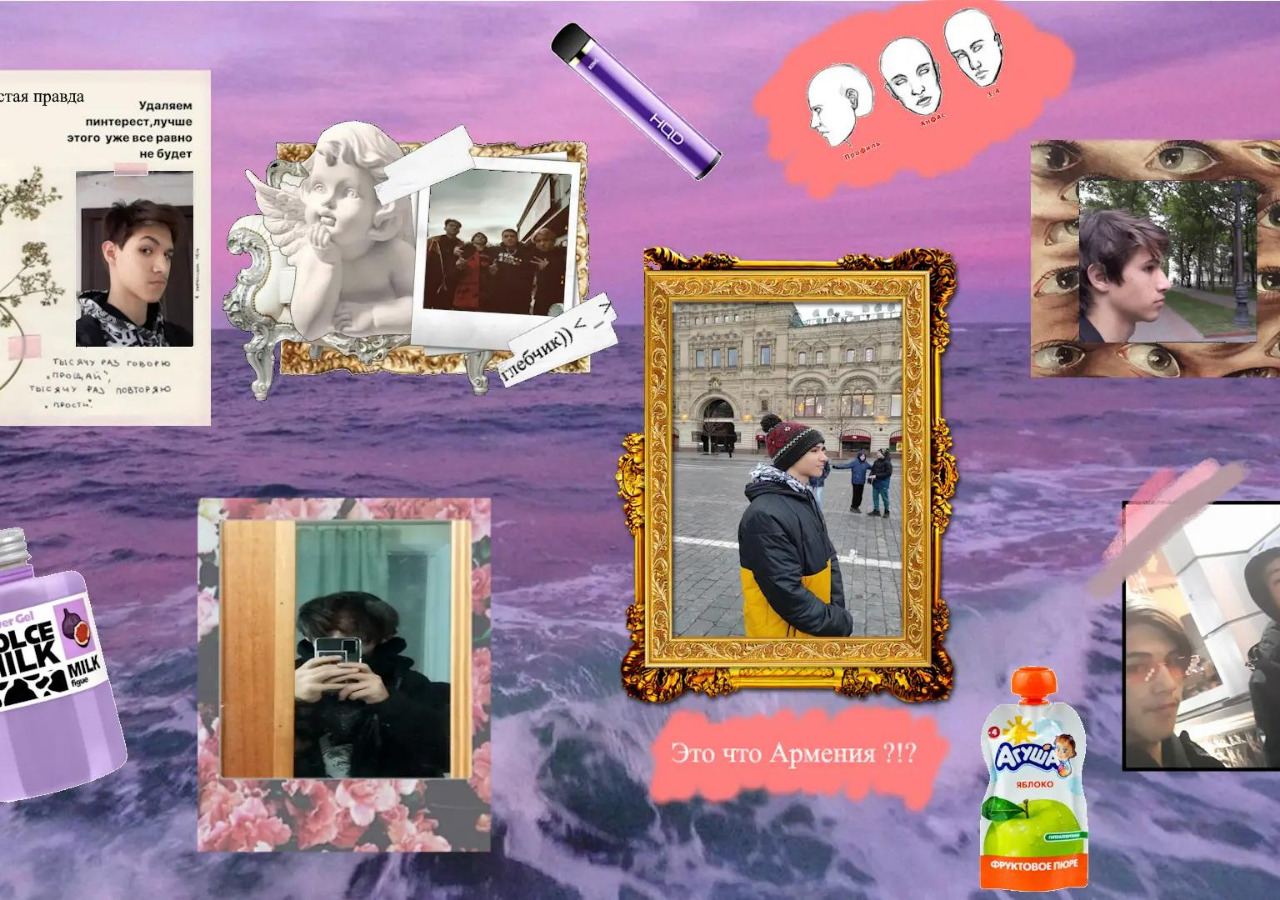
<file: bollard/gmod-loadpage.html>
<!DOCTYPE html>
<html lang="ru">
<head>
    <meta charset="UTF-8" />
    <meta name="viewport" content="width=device-width, initial-scale=1.0" />
    <title>Полноэкранное фото</title>
    <style>
        /* Сброс отступов – чтобы фото занимало ВЕСЬ экран */
        * {
            margin: 0;
            padding: 0;
            box-sizing: border-box;
        }
        html, body {
            width: 100%;
            height: 100%;
            overflow: hidden; /* убираем полосы прокрутки */
        }
        /* Картинка растягивается на весь экран, сохраняя пропорции */
        .fullscreen-image {
            width: 100vw;
            height: 100vh;
            object-fit: cover;   /* обрезает края, но заполняет всё поле */
            display: block;      /* убирает лишний отступ снизу */
        }
        /* Если хотите, чтобы фото растягивалось без обрезки (искажаясь),
           замените object-fit: cover; на object-fit: fill; */
    </style>
</head>
<body>
    <!-- Укажите здесь ПУТЬ К ВАШЕМУ ФАЙЛУ -->
    <img src="photo.jpg" alt="Фото на весь экран" class="fullscreen-image" />
</body>
</html>
</file>
<file: assets/site.css>
:root {
  --navy: #14243a;
  --navy-deep: #0d1929;
  --blue: #315c87;
  --blue-soft: #eaf0f5;
  --cream: #f6f3ed;
  --paper: #fffefd;
  --ink: #182230;
  --muted: #647080;
  --line: #dce2e7;
  --white: #ffffff;
  --radius: 18px;
  --shadow: 0 18px 50px rgba(17, 37, 58, .09);
}

* { box-sizing: border-box; }

html { scroll-behavior: smooth; }

body {
  margin: 0;
  color: var(--ink);
  background: var(--paper);
  font-family: Inter, ui-sans-serif, -apple-system, BlinkMacSystemFont, "Segoe UI", Roboto, Arial, sans-serif;
  line-height: 1.6;
}

a { color: inherit; }

.container {
  width: min(1120px, calc(100% - 40px));
  margin-inline: auto;
}

.skip-link {
  position: fixed;
  top: 10px;
  left: 10px;
  z-index: 100;
  padding: 10px 14px;
  color: var(--white);
  background: var(--navy);
  border-radius: 8px;
  transform: translateY(-150%);
}

.skip-link:focus { transform: translateY(0); }

.site-header {
  position: sticky;
  top: 0;
  z-index: 20;
  color: var(--white);
  background: rgba(13, 25, 41, .94);
  border-bottom: 1px solid rgba(255, 255, 255, .1);
  backdrop-filter: blur(12px);
}

.header-inner,
.footer-inner {
  display: flex;
  align-items: center;
  justify-content: space-between;
  gap: 24px;
}

.header-inner { min-height: 72px; }

.brand {
  display: inline-flex;
  align-items: center;
  gap: 12px;
  color: var(--white);
  font-weight: 800;
  letter-spacing: .12em;
  text-decoration: none;
}

.brand-mark {
  display: grid;
  width: 38px;
  height: 38px;
  place-items: center;
  color: var(--navy);
  background: var(--white);
  border-radius: 10px;
  letter-spacing: 0;
}

.main-nav {
  display: flex;
  align-items: center;
  gap: 26px;
}

.main-nav a {
  color: #d7e1ea;
  font-size: 14px;
  font-weight: 650;
  text-decoration: none;
}

.main-nav a:hover,
.main-nav a:focus-visible { color: var(--white); }

.hero {
  color: var(--white);
  background:
    radial-gradient(circle at 82% 16%, rgba(111, 153, 192, .2), transparent 28%),
    linear-gradient(145deg, var(--navy-deep), var(--navy));
  border-bottom: 1px solid #253c58;
}

.hero-grid {
  min-height: 560px;
  display: grid;
  grid-template-columns: 1.35fr .65fr;
  align-items: center;
  gap: 72px;
  padding-block: 84px;
}

.eyebrow {
  margin: 0 0 14px;
  color: #537da5;
  font-size: 12px;
  font-weight: 800;
  letter-spacing: .15em;
  text-transform: uppercase;
}

.hero .eyebrow { color: #9db8d1; }

h1, h2, h3, p { overflow-wrap: break-word; }

h1 {
  max-width: 760px;
  margin: 0;
  font-size: clamp(48px, 8vw, 92px);
  line-height: .98;
  letter-spacing: -.055em;
}

.lead {
  max-width: 670px;
  margin: 26px 0 0;
  color: #cbd7e2;
  font-size: clamp(17px, 2vw, 21px);
  line-height: 1.65;
}

.hero-actions {
  display: flex;
  flex-wrap: wrap;
  gap: 12px;
  margin-top: 34px;
}

.button {
  display: inline-flex;
  min-height: 50px;
  align-items: center;
  justify-content: center;
  padding: 0 20px;
  border: 1px solid transparent;
  border-radius: 11px;
  font-weight: 750;
  text-decoration: none;
  transition: transform .18s ease, background .18s ease, border-color .18s ease;
}

.button:hover { transform: translateY(-2px); }

.button-primary {
  color: var(--navy-deep);
  background: var(--white);
}

.button-secondary {
  color: var(--white);
  background: transparent;
  border-color: rgba(255, 255, 255, .28);
}

.button-secondary:hover { background: rgba(255, 255, 255, .07); }

.summary {
  padding: 30px;
  background: rgba(255, 255, 255, .055);
  border: 1px solid rgba(255, 255, 255, .13);
  border-radius: var(--radius);
  box-shadow: 0 22px 70px rgba(0, 0, 0, .16);
}

.summary h2 {
  margin: 17px 0 8px;
  font-size: 26px;
  letter-spacing: -.03em;
}

.summary > p {
  margin: 0;
  color: #c6d3df;
  font-size: 14px;
}

.status {
  display: inline-flex;
  align-items: center;
  gap: 9px;
  color: #bad3ea;
  font-size: 12px;
  font-weight: 800;
  letter-spacing: .1em;
  text-transform: uppercase;
}

.status span {
  width: 8px;
  height: 8px;
  background: #77c89c;
  border-radius: 50%;
  box-shadow: 0 0 0 4px rgba(119, 200, 156, .1);
}

.summary dl { margin: 24px 0 0; }

.summary dl div {
  display: flex;
  justify-content: space-between;
  gap: 16px;
  padding-block: 12px;
  border-top: 1px solid rgba(255, 255, 255, .11);
}

.summary dt { color: #9eb0c0; }
.summary dd { margin: 0; font-weight: 700; }

.section { padding: 88px 0; }
.section-muted { background: var(--cream); }

.section-heading {
  display: grid;
  grid-template-columns: 1fr minmax(260px, 440px);
  align-items: end;
  gap: 40px;
  margin-bottom: 34px;
}

.section-heading h2,
.about h2 {
  margin: 0;
  color: var(--navy);
  font-size: clamp(34px, 5vw, 52px);
  line-height: 1.05;
  letter-spacing: -.045em;
}

.section-heading > p {
  margin: 0;
  color: var(--muted);
}

.card-grid {
  display: grid;
  grid-template-columns: repeat(3, 1fr);
  gap: 16px;
}

.card {
  position: relative;
  min-height: 315px;
  display: flex;
  flex-direction: column;
  padding: 26px;
  background: var(--paper);
  border: 1px solid var(--line);
  border-radius: var(--radius);
  transition: transform .18s ease, box-shadow .18s ease, border-color .18s ease;
}

.card:hover {
  transform: translateY(-4px);
  border-color: #b9c8d5;
  box-shadow: var(--shadow);
}

.card-featured {
  color: var(--white);
  background: var(--navy);
  border-color: var(--navy);
}

.card-index {
  position: absolute;
  top: 24px;
  right: 24px;
  color: #9aa6b2;
  font-size: 12px;
  font-weight: 800;
  letter-spacing: .12em;
}

.card-featured .card-index { color: #91a7bb; }

.card-icon {
  display: grid;
  width: 50px;
  height: 50px;
  place-items: center;
  color: var(--navy);
  background: var(--blue-soft);
  border-radius: 13px;
  font-weight: 850;
}

.card-featured .card-icon {
  color: var(--navy);
  background: var(--white);
}

.card h3 {
  margin: 24px 0 8px;
  font-size: 23px;
  line-height: 1.2;
  letter-spacing: -.025em;
}

.card p {
  margin: 0 0 24px;
  color: var(--muted);
  font-size: 15px;
}

.card-featured p { color: #bfcedc; }

.card-link {
  margin-top: auto;
  color: var(--blue);
  font-weight: 750;
  text-decoration: none;
}

.card-link span { margin-left: 5px; }
.card-featured .card-link { color: var(--white); }

.link-row {
  display: flex;
  align-items: center;
  gap: 14px;
  margin-top: auto;
}

.link-row .card-link { margin-top: 0; }

.minor-link {
  color: var(--muted);
  font-size: 14px;
  font-weight: 650;
}

.resource-grid {
  display: grid;
  grid-template-columns: repeat(2, 1fr);
  gap: 18px;
}

.resource-block {
  padding: 28px;
  background: var(--paper);
  border: 1px solid var(--line);
  border-radius: var(--radius);
}

.resource-title {
  display: flex;
  align-items: center;
  gap: 16px;
  margin-bottom: 22px;
}

.resource-icon {
  display: grid;
  flex: 0 0 auto;
  width: 52px;
  height: 52px;
  place-items: center;
  color: var(--blue);
  background: var(--blue-soft);
  border-radius: 13px;
  font-size: 12px;
  font-weight: 900;
  letter-spacing: .05em;
}

.resource-title h3 { margin: 0; font-size: 21px; }
.resource-title p { margin: 2px 0 0; color: var(--muted); font-size: 14px; }

.resource-list {
  margin: 0;
  padding: 0;
  list-style: none;
  border-top: 1px solid var(--line);
}

.resource-list li { border-bottom: 1px solid var(--line); }

.resource-list a {
  display: flex;
  justify-content: space-between;
  gap: 16px;
  padding: 15px 2px;
  font-size: 14px;
  font-weight: 650;
  text-decoration: none;
}

.resource-list a:hover { color: var(--blue); }
.resource-list span { color: var(--muted); font-weight: 500; }

.about {
  display: grid;
  grid-template-columns: .85fr 1.15fr;
  gap: 80px;
  align-items: start;
}

.about > p {
  margin: 0;
  color: var(--muted);
  font-size: 17px;
}

.site-footer {
  color: #aab8c5;
  background: var(--navy-deep);
}

.footer-inner { min-height: 90px; }
.footer-inner p { margin: 0; }
.footer-inner a { color: #dce6ee; text-underline-offset: 4px; }

:focus-visible {
  outline: 3px solid #76a8d2;
  outline-offset: 3px;
}

@media (max-width: 900px) {
  .hero-grid { grid-template-columns: 1fr; gap: 40px; }
  .summary { max-width: 560px; }
  .card-grid { grid-template-columns: repeat(2, 1fr); }
  .section-heading, .about { grid-template-columns: 1fr; gap: 20px; }
}

@media (max-width: 620px) {
  .container { width: min(100% - 28px, 1120px); }
  .header-inner { min-height: 64px; }
  .main-nav { gap: 12px; }
  .main-nav a { font-size: 12px; }
  .main-nav a:last-child { display: none; }
  .hero-grid { min-height: auto; padding-block: 64px; }
  h1 { font-size: clamp(44px, 15vw, 68px); }
  .section { padding: 64px 0; }
  .card-grid, .resource-grid { grid-template-columns: 1fr; }
  .card { min-height: 280px; }
  .resource-list a { align-items: flex-start; flex-direction: column; gap: 2px; }
  .footer-inner { align-items: flex-start; flex-direction: column; justify-content: center; gap: 5px; }
}

@media (prefers-reduced-motion: reduce) {
  html { scroll-behavior: auto; }
  *, *::before, *::after { transition: none !important; }
}
</file>
<file: massmailerinfo/styles.css>
*,
*::before,
*::after { box-sizing: border-box; }

:root {
  --bg: #ffffff;
  --soft: #f6f8fb;
  --surface: #ffffff;
  --surface-2: #f0f4f9;
  --ink: #0f172a;
  --muted: #64748b;
  --line: #dbe3ee;
  --line-strong: #c7d2e0;
  --accent: #2563eb;
  --accent-strong: #1d4ed8;
  --accent-soft: #eaf2ff;
  --success: #047857;
  --success-soft: #ecfdf5;
  --warning: #9a6700;
  --warning-soft: #fff8e6;
  --shadow: 0 18px 50px rgba(15, 23, 42, .09);
  --radius: 18px;
  --radius-sm: 11px;
  --shell: 1120px;
}

html {
  scroll-behavior: smooth;
  scroll-padding-top: 86px;
}

body {
  margin: 0;
  color: var(--ink);
  background: var(--bg);
  font-family: Inter, ui-sans-serif, -apple-system, BlinkMacSystemFont, "Segoe UI", Roboto, Arial, sans-serif;
  font-size: 16px;
  line-height: 1.65;
  -webkit-font-smoothing: antialiased;
}

body.modal-open { overflow: hidden; }

a { color: inherit; }
img { max-width: 100%; }

.only-en { display: none !important; }
html[data-language="en"] .only-ru { display: none !important; }
html[data-language="en"] .only-en { display: revert !important; }

.skip-link {
  position: fixed;
  top: 8px;
  left: 8px;
  z-index: 999;
  transform: translateY(-150%);
  background: var(--ink);
  color: white;
  padding: 10px 14px;
  border-radius: 8px;
}
.skip-link:focus { transform: translateY(0); }

.shell {
  width: min(calc(100% - 40px), var(--shell));
  margin-inline: auto;
}

.site-header {
  position: sticky;
  top: 0;
  z-index: 100;
  border-bottom: 1px solid rgba(219, 227, 238, .9);
  background: rgba(255,255,255,.92);
  backdrop-filter: blur(16px);
}

.header-inner {
  height: 68px;
  display: flex;
  align-items: center;
  justify-content: space-between;
  gap: 24px;
}

.brand {
  display: inline-flex;
  align-items: center;
  gap: 11px;
  text-decoration: none;
  letter-spacing: -.01em;
}
.brand-mark {
  width: 36px;
  height: 36px;
  border-radius: 10px;
  display: grid;
  place-items: center;
  background: var(--ink);
  color: white;
  font-weight: 800;
  font-size: 13px;
  letter-spacing: .04em;
}
.brand strong { display: block; font-size: 15px; line-height: 1.1; }
.brand small { display: block; color: var(--muted); font-size: 11px; margin-top: 3px; }

.header-actions { display: flex; align-items: center; gap: 10px; }

.language-switch {
  display: flex;
  padding: 3px;
  border: 1px solid var(--line);
  background: var(--soft);
  border-radius: 10px;
}
.language-switch button,
.utility-btn {
  border: 0;
  font: inherit;
  cursor: pointer;
}
.language-switch button {
  min-width: 42px;
  padding: 7px 10px;
  border-radius: 7px;
  color: var(--muted);
  background: transparent;
  font-size: 12px;
  font-weight: 800;
}
.language-switch button.is-active {
  background: white;
  color: var(--ink);
  box-shadow: 0 1px 4px rgba(15,23,42,.12);
}

.utility-btn {
  display: inline-flex;
  align-items: center;
  gap: 7px;
  color: var(--muted);
  background: transparent;
  padding: 8px 10px;
  border-radius: 8px;
  font-size: 13px;
}
.utility-btn:hover { background: var(--soft); color: var(--ink); }

.hero {
  overflow: hidden;
  border-bottom: 1px solid var(--line);
  background:
    radial-gradient(circle at 80% 10%, rgba(37,99,235,.12), transparent 28%),
    linear-gradient(180deg, #fbfdff 0%, #f4f7fb 100%);
}
.hero-grid {
  min-height: 470px;
  display: grid;
  grid-template-columns: minmax(0, 1.45fr) minmax(300px, .7fr);
  align-items: center;
  gap: 72px;
  padding-block: 72px;
}
.eyebrow,
.section-kicker {
  color: var(--accent);
  font-size: 12px;
  font-weight: 800;
  letter-spacing: .14em;
}
.hero h1 {
  max-width: 790px;
  margin: 15px 0 20px;
  font-size: clamp(42px, 6vw, 72px);
  line-height: .98;
  letter-spacing: -.055em;
}
.lead {
  max-width: 700px;
  margin: 0;
  color: #334155;
  font-size: 20px;
  line-height: 1.55;
}
.hero-actions { display: flex; flex-wrap: wrap; gap: 10px; margin-top: 30px; }
.btn {
  display: inline-flex;
  align-items: center;
  justify-content: center;
  min-height: 44px;
  padding: 0 18px;
  border-radius: 10px;
  text-decoration: none;
  font-size: 14px;
  font-weight: 750;
}
.btn-primary { background: var(--accent); color: white; }
.btn-primary:hover { background: var(--accent-strong); }
.btn-secondary { background: white; border: 1px solid var(--line-strong); color: var(--ink); }
.hero-note { margin: 18px 0 0; color: var(--muted); font-size: 13px; }

.hero-panel {
  border: 1px solid var(--line);
  background: rgba(255,255,255,.85);
  border-radius: var(--radius);
  box-shadow: var(--shadow);
  padding: 8px 24px;
}
.stat {
  display: grid;
  grid-template-columns: 82px 1fr;
  align-items: center;
  gap: 14px;
  min-height: 76px;
  border-bottom: 1px solid var(--line);
  color: var(--muted);
  font-size: 14px;
}
.stat:last-child { border-bottom: 0; }
.stat-value { color: var(--ink); font-size: 19px; font-weight: 850; }

.section { padding: 82px 0; }
.section-soft { background: var(--soft); border-block: 1px solid #edf1f6; }
.section-heading { max-width: 760px; margin-bottom: 38px; }
.section-heading h2 {
  margin: 8px 0 10px;
  font-size: clamp(30px, 4vw, 43px);
  line-height: 1.12;
  letter-spacing: -.035em;
}
.section-heading p { color: var(--muted); font-size: 17px; margin: 0; }
.subheading { margin: 42px 0 18px; font-size: 22px; letter-spacing: -.02em; }

.screenshot-card {
  margin: 0;
  border: 1px solid var(--line);
  background: white;
  border-radius: var(--radius);
  box-shadow: var(--shadow);
  overflow: hidden;
}
.screenshot-open {
  display: block;
  width: 100%;
  position: relative;
  padding: 0;
  border: 0;
  background: #e9edf3;
  cursor: zoom-in;
}
.screenshot-open img { display: block; width: 100%; height: auto; }
.zoom-hint {
  position: absolute;
  right: 14px;
  bottom: 14px;
  padding: 8px 11px;
  border-radius: 8px;
  background: rgba(15,23,42,.82);
  color: white;
  font-size: 12px;
  font-weight: 700;
  backdrop-filter: blur(8px);
}
.screenshot-card figcaption {
  padding: 16px 20px;
  color: var(--muted);
  font-size: 14px;
}

.feature-grid,
.check-grid,
.info-grid,
.safety-grid {
  display: grid;
  gap: 16px;
  margin-top: 24px;
}
.feature-grid { grid-template-columns: repeat(4, 1fr); }
.feature-card,
.check-card,
.info-card,
.mini-card {
  border: 1px solid var(--line);
  background: white;
  border-radius: var(--radius-sm);
  padding: 22px;
}
.feature-card .num {
  display: block;
  color: var(--accent);
  font-size: 12px;
  font-weight: 800;
  margin-bottom: 20px;
}
.feature-card h3,
.info-card h3,
.mini-card h3 { margin: 0 0 8px; font-size: 17px; }
.feature-card p,
.check-card p,
.info-card p,
.mini-card p { color: var(--muted); font-size: 14px; margin: 0; }
.info-card p + p { margin-top: 12px; }

.check-grid { grid-template-columns: repeat(2, 1fr); }
.check-card strong { display: block; margin-bottom: 6px; }

.timeline {
  list-style: none;
  margin: 0;
  padding: 0;
  display: grid;
  gap: 2px;
}
.timeline li {
  position: relative;
  display: grid;
  grid-template-columns: 46px 1fr;
  gap: 18px;
  padding: 20px 0;
}
.timeline li:not(:last-child)::after {
  content: "";
  position: absolute;
  left: 22px;
  top: 58px;
  bottom: -4px;
  width: 1px;
  background: var(--line-strong);
}
.timeline > li > span,
.step-index {
  width: 44px;
  height: 44px;
  border-radius: 50%;
  display: grid;
  place-items: center;
  background: var(--ink);
  color: white;
  font-weight: 850;
  font-size: 13px;
}
.timeline h3 { margin: 1px 0 4px; font-size: 18px; }
.timeline p { margin: 0; color: var(--muted); }

.install-layout {
  display: grid;
  grid-template-columns: minmax(0, 1.45fr) minmax(270px, .55fr);
  gap: 42px;
  align-items: start;
}
.steps { display: grid; gap: 18px; }
.step {
  display: grid;
  grid-template-columns: 44px 1fr;
  gap: 16px;
}
.step h3 { margin: 0 0 4px; font-size: 17px; }
.step p { margin: 0; color: var(--muted); }
.side-card {
  position: sticky;
  top: 92px;
  border: 1px solid var(--line);
  background: white;
  border-radius: var(--radius);
  padding: 24px;
}
.side-card h3 { margin: 0 0 8px; }
.side-card p { color: var(--muted); }
.mini-list { padding-left: 20px; }

.code-row {
  margin-top: 10px;
  display: inline-flex;
  align-items: stretch;
  max-width: 100%;
  border: 1px solid var(--line);
  border-radius: 9px;
  overflow: hidden;
  background: #0f172a;
}
.code-row.wide { display: flex; width: 100%; margin: 5px 0 14px; }
.code-row code {
  padding: 8px 11px;
  color: #e2e8f0;
  font-family: "SFMono-Regular", Consolas, "Liberation Mono", monospace;
  overflow-x: auto;
}
.code-row.wide code { flex: 1; }
.copy-btn {
  border: 0;
  border-left: 1px solid #334155;
  background: #1e293b;
  color: #cbd5e1;
  padding-inline: 12px;
  cursor: pointer;
  font-size: 11px;
  font-weight: 700;
}
.copy-btn:hover { color: white; background: #334155; }

.details,
.faq details {
  border: 1px solid var(--line);
  background: white;
  border-radius: 12px;
}
.details { margin-top: 28px; }
details summary {
  cursor: pointer;
  padding: 17px 19px;
  font-weight: 750;
  list-style: none;
}
details summary::-webkit-details-marker { display: none; }
details summary::after {
  content: "+";
  float: right;
  color: var(--muted);
  font-size: 20px;
  line-height: 1;
}
details[open] summary::after { content: "–"; }
.details-body,
.faq details > div {
  padding: 0 19px 18px;
  color: var(--muted);
}
.details-body p:last-child,
.faq details p:last-child { margin-bottom: 0; }

.two-col,
.three-col {
  display: grid;
  gap: 28px;
  align-items: start;
}
.two-col { grid-template-columns: repeat(2, 1fr); }
.three-col { grid-template-columns: repeat(3, 1fr); }
.two-col h3 { margin-top: 0; }

.normal-list { padding-left: 21px; }
.normal-list li + li { margin-top: 7px; }

.callout {
  margin-top: 26px;
  border-left: 4px solid var(--accent);
  border-radius: 9px;
  background: var(--accent-soft);
  padding: 16px 18px;
}
.callout-warning { border-left-color: #e0a100; background: var(--warning-soft); }
.callout-note { border-left-color: #64748b; background: #eef2f7; }

.action-table {
  overflow: hidden;
  border: 1px solid var(--line);
  border-radius: 12px;
  background: white;
}
.action-row {
  display: grid;
  grid-template-columns: 110px 1fr;
  align-items: center;
  gap: 20px;
  padding: 15px 17px;
  border-bottom: 1px solid var(--line);
}
.action-row:last-child { border-bottom: 0; }
.action-row p { margin: 0; color: var(--muted); }
.ui-chip {
  display: inline-flex;
  justify-content: center;
  padding: 6px 10px;
  border-radius: 7px;
  background: var(--surface-2);
  border: 1px solid var(--line);
  font-size: 12px;
  font-weight: 800;
}

.info-grid { grid-template-columns: repeat(2, 1fr); }

.code-block {
  display: grid;
  gap: 1px;
  overflow: hidden;
  border-radius: 10px;
  border: 1px solid #334155;
  background: #0f172a;
}
.code-block code {
  color: #e2e8f0;
  padding: 8px 12px;
  border-bottom: 1px solid #243246;
  font-size: 13px;
  white-space: nowrap;
  overflow-x: auto;
}
.code-block code:last-child { border-bottom: 0; }

.metric-list {
  overflow: hidden;
  border: 1px solid var(--line);
  border-radius: 11px;
  background: white;
}
.metric-list div {
  display: grid;
  grid-template-columns: 105px 1fr;
  gap: 14px;
  padding: 12px 15px;
  border-bottom: 1px solid var(--line);
}
.metric-list div:last-child { border-bottom: 0; }
.metric-list span { color: var(--muted); font-size: 14px; }

.path-card {
  max-width: 780px;
  margin-top: 24px;
  padding: 20px;
  border: 1px solid var(--line);
  border-radius: 12px;
  background: white;
}
.path-card > span {
  display: block;
  color: var(--muted);
  font-size: 12px;
  font-weight: 750;
  text-transform: uppercase;
  letter-spacing: .06em;
}

.compare {
  display: grid;
  grid-template-columns: repeat(2, 1fr);
  gap: 18px;
}
.compare-card {
  position: relative;
  border: 1px solid var(--line);
  background: white;
  border-radius: var(--radius);
  padding: 26px;
}
.compare-card.recommended { border-color: #9dc0ff; box-shadow: 0 0 0 3px #edf4ff inset; }
.compare-card h3 { font-size: 24px; margin: 13px 0 10px; }
.compare-card p { color: var(--muted); }
.tag {
  display: inline-flex;
  padding: 5px 9px;
  border-radius: 999px;
  color: #174ea6;
  background: #e8f1ff;
  font-size: 11px;
  font-weight: 800;
}
.tag.neutral { color: #475569; background: #edf1f5; }

.flow {
  display: grid;
  grid-template-columns: 1fr auto 1fr auto 1fr auto 1fr;
  gap: 12px;
  align-items: center;
  margin: 30px 0;
}
.flow > div:not(.arrow) {
  min-height: 145px;
  border: 1px solid var(--line);
  background: white;
  border-radius: 12px;
  padding: 18px;
}
.flow span {
  display: block;
  color: var(--accent);
  font-size: 12px;
  font-weight: 850;
  margin-bottom: 28px;
}
.flow strong { display: block; line-height: 1.25; }
.flow small { display: block; margin-top: 7px; color: var(--muted); line-height: 1.35; }
.arrow { color: #94a3b8; font-size: 22px; }

.safety-grid { grid-template-columns: repeat(3, 1fr); }
.safety-grid > div {
  display: flex;
  gap: 14px;
  border-top: 1px solid var(--line);
  padding-top: 18px;
}
.safety-grid strong { color: var(--accent); }
.safety-grid p { margin: 0; color: #475569; }

.faq { display: grid; gap: 10px; }
.faq details { transition: border-color .2s ease; }
.faq details[open] { border-color: #b7c8df; }

.data-table {
  border: 1px solid var(--line);
  border-radius: 12px;
  overflow: hidden;
  background: white;
}
.data-row {
  display: grid;
  grid-template-columns: 140px 1.4fr 1fr;
  gap: 18px;
  align-items: center;
  padding: 15px 18px;
  border-bottom: 1px solid var(--line);
}
.data-row:last-child { border-bottom: 0; }
.data-row code { color: #334155; overflow-wrap: anywhere; }
.data-row span { color: var(--muted); font-size: 14px; }

.muted { color: var(--muted); font-size: 14px; }
kbd {
  display: inline-block;
  min-width: 1.6em;
  padding: 1px 6px 2px;
  border: 1px solid #cbd5e1;
  border-bottom-width: 2px;
  border-radius: 5px;
  background: white;
  color: #334155;
  font-family: inherit;
  font-size: .85em;
  text-align: center;
}
code {
  font-family: "SFMono-Regular", Consolas, "Liberation Mono", monospace;
  font-size: .9em;
}

.footer {
  padding: 36px 0;
  border-top: 1px solid var(--line);
  background: #0f172a;
  color: white;
}
.footer-grid { display: flex; align-items: center; justify-content: space-between; gap: 20px; }
.footer p { margin: 4px 0 0; color: #94a3b8; font-size: 13px; }
.back-top { color: #cbd5e1; text-decoration: none; font-size: 13px; }

.image-dialog {
  width: min(96vw, 1280px);
  max-height: 94vh;
  padding: 0;
  border: 0;
  border-radius: 14px;
  box-shadow: 0 30px 100px rgba(0,0,0,.35);
  overflow: visible;
}
.image-dialog::backdrop { background: rgba(15,23,42,.78); backdrop-filter: blur(4px); }
.image-dialog img { display: block; width: 100%; max-height: 90vh; object-fit: contain; border-radius: 14px; }
.image-dialog form { position: absolute; right: 8px; top: 8px; z-index: 2; }
.dialog-close {
  width: 36px;
  height: 36px;
  border: 0;
  border-radius: 50%;
  background: rgba(15,23,42,.82);
  color: white;
  cursor: pointer;
  font-size: 24px;
  line-height: 1;
}

.toast {
  position: fixed;
  left: 50%;
  bottom: 28px;
  z-index: 200;
  transform: translate(-50%, 20px);
  opacity: 0;
  pointer-events: none;
  background: #0f172a;
  color: white;
  padding: 10px 14px;
  border-radius: 9px;
  font-size: 13px;
  box-shadow: var(--shadow);
  transition: .2s ease;
}
.toast.is-visible { opacity: 1; transform: translate(-50%, 0); }

@media (max-width: 900px) {
  .hero-grid { grid-template-columns: 1fr; gap: 34px; padding-block: 56px; }
  .hero-panel { display: grid; grid-template-columns: repeat(2, 1fr); }
  .stat:nth-last-child(2) { border-bottom: 0; }
  .feature-grid { grid-template-columns: repeat(2, 1fr); }
  .install-layout { grid-template-columns: 1fr; }
  .side-card { position: static; }
  .flow { grid-template-columns: 1fr; }
  .arrow { transform: rotate(90deg); text-align: center; }
  .safety-grid { grid-template-columns: repeat(2, 1fr); }
  .data-row { grid-template-columns: 1fr; gap: 5px; }
}

@media (max-width: 680px) {
  body { font-size: 15px; }
  .shell { width: min(calc(100% - 28px), var(--shell)); }
  .header-inner { height: 62px; }
  .utility-btn .only-ru,
  .utility-btn .only-en { display: none !important; }
  .hero h1 { font-size: 42px; }
  .lead { font-size: 17px; }
  .hero-panel { grid-template-columns: 1fr; }
  .stat { border-bottom: 1px solid var(--line) !important; }
  .stat:last-child { border-bottom: 0 !important; }
  .section { padding: 58px 0; }
  .feature-grid,
  .check-grid,
  .info-grid,
  .two-col,
  .three-col,
  .compare,
  .safety-grid { grid-template-columns: 1fr; }
  .action-row { grid-template-columns: 78px 1fr; gap: 12px; }
  .metric-list div { grid-template-columns: 86px 1fr; }
  .footer-grid { align-items: flex-start; flex-direction: column; }
}

@media print {
  .site-header,
  .hero-actions,
  .utility-btn,
  .language-switch,
  .zoom-hint,
  .copy-btn,
  .dialog-close,
  .back-top { display: none !important; }
  html { scroll-padding-top: 0; }
  body { color: #000; font-size: 11pt; }
  .hero { background: white; }
  .hero-grid { min-height: 0; padding: 24px 0; grid-template-columns: 1fr; }
  .hero-panel { box-shadow: none; }
  .section { padding: 28px 0; break-inside: auto; }
  .section-soft { background: white; }
  .screenshot-card,
  .feature-card,
  .check-card,
  .info-card,
  .mini-card,
  .compare-card,
  .side-card,
  .details,
  .faq details { box-shadow: none; break-inside: avoid; }
  details > * { display: block !important; }
  details[open] summary::after,
  details summary::after { display: none; }
  a { text-decoration: none; }
}
</file>
